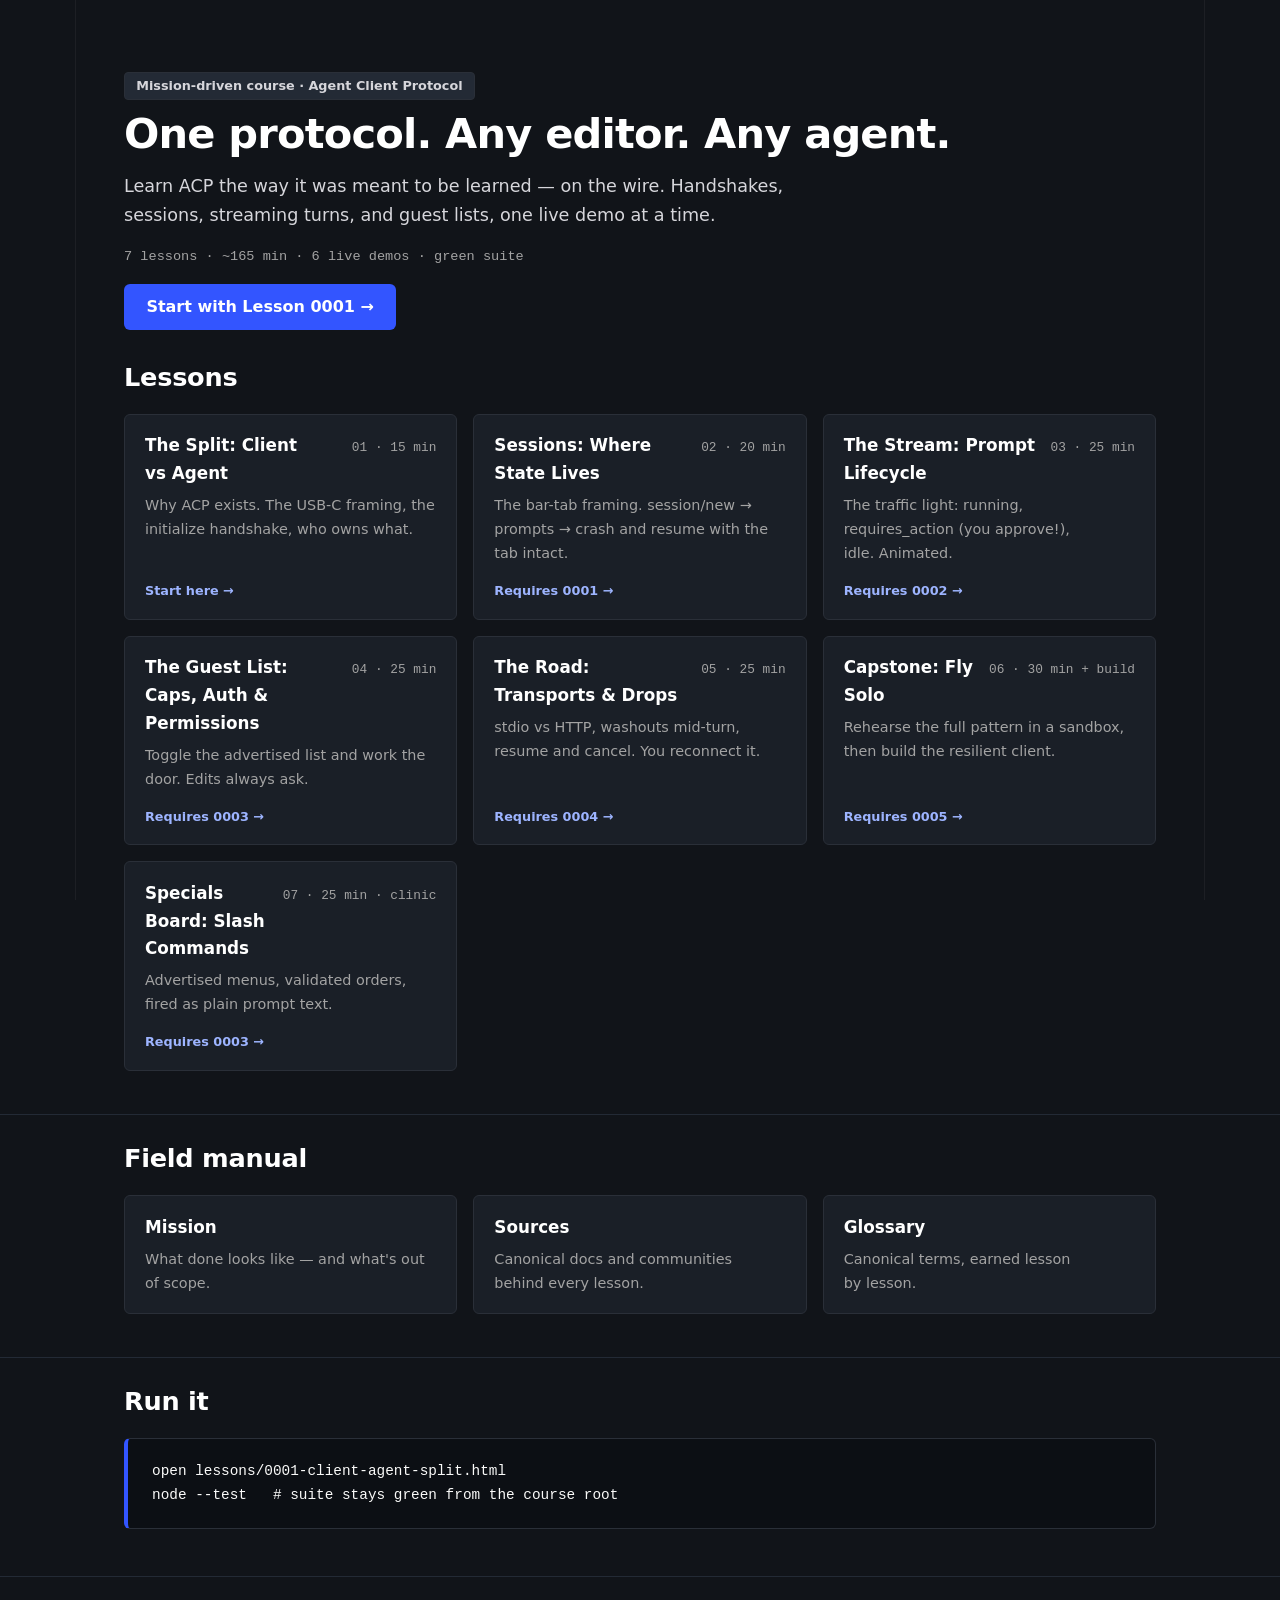
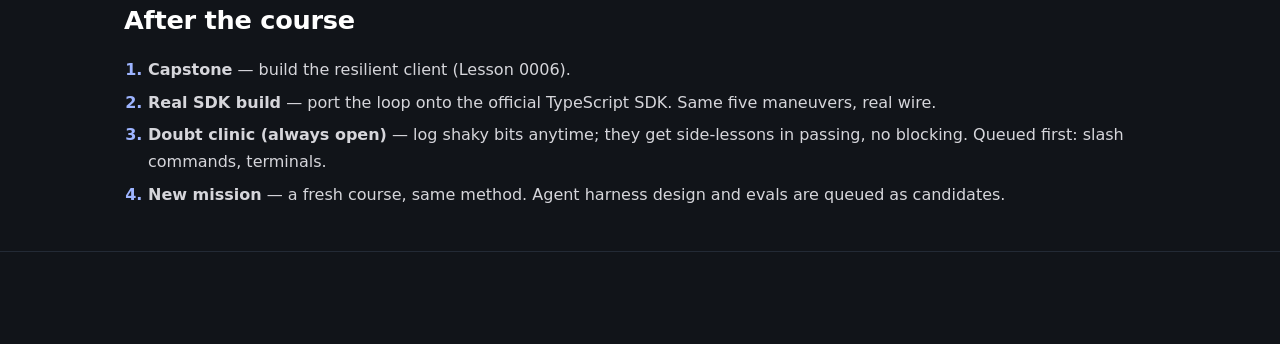
<file: index.html>
<!doctype html>
<html lang="en">
<head>
  <meta charset="utf-8">
  <meta name="viewport" content="width=device-width, initial-scale=1">
  <meta name="description" content="Learn the Agent Client Protocol hands-on: sessions, streaming turns, capabilities, transports. 6 interactive lessons with live demos.">
  <meta name="robots" content="index, follow">
  <meta name="theme-color" content="#111419">
  <link rel="canonical" href="https://iamaamir.github.io/learn-acp/">
  <meta property="og:type" content="website">
  <meta property="og:site_name" content="Learn ACP">
  <meta property="og:title" content="Learn ACP — Interactive Agent Client Protocol Course">
  <meta property="og:description" content="One protocol. Any editor. Any agent. 6 interactive lessons with live demos: handshake, sessions, streaming, capabilities, drops.">
  <meta property="og:url" content="https://iamaamir.github.io/learn-acp/">
  <meta name="twitter:card" content="summary">
  <meta name="twitter:title" content="Learn ACP — Interactive Agent Client Protocol Course">
  <meta name="twitter:description" content="One protocol. Any editor. Any agent. 6 interactive lessons with live demos.">
  <title>Learn ACP — Interactive Agent Client Protocol Course</title>
  <link rel="stylesheet" href="assets/lesson.css">
  <script defer src="assets/lesson-components.js"></script>
</head>
<body class="home">
  <main>
    <header class="hero">
      <p class="lesson-meta">Mission-driven course · Agent Client Protocol</p>
      <h1>One protocol. Any editor. Any agent.</h1>
      <p class="hero-sub">Learn ACP the way it was meant to be learned — on the wire. Handshakes, sessions, streaming turns, and guest lists, one live demo at a time.</p>
      <p class="hero-stats">7 lessons · ~165 min · 6 live demos · green suite</p>
      <p><a class="hero-cta" href="lessons/0001-client-agent-split.html">Start with Lesson 0001 →</a></p>
    </header>

    <section aria-labelledby="lessons">
      <h2 id="lessons">Lessons</h2>
      <ul class="course-grid">
        <li>
          <a class="course-card" href="lessons/0001-client-agent-split.html">
            <span class="card-top"><span class="card-title">The Split: Client vs Agent</span><span class="card-stat">01 · 15 min</span></span>
            <span class="card-desc">Why ACP exists. The USB-C framing, the initialize handshake, who owns what.</span>
            <span class="card-foot">Start here →</span>
          </a>
        </li>
        <li>
          <a class="course-card" href="lessons/0002-sessions-where-state-lives.html">
            <span class="card-top"><span class="card-title">Sessions: Where State Lives</span><span class="card-stat">02 · 20 min</span></span>
            <span class="card-desc">The bar-tab framing. session/new → prompts → crash and resume with the tab intact.</span>
            <span class="card-foot">Requires 0001 →</span>
          </a>
        </li>
        <li>
          <a class="course-card" href="lessons/0003-prompt-lifecycle-stream.html">
            <span class="card-top"><span class="card-title">The Stream: Prompt Lifecycle</span><span class="card-stat">03 · 25 min</span></span>
            <span class="card-desc">The traffic light: running, requires_action (you approve!), idle. Animated.</span>
            <span class="card-foot">Requires 0002 →</span>
          </a>
        </li>
        <li>
          <a class="course-card" href="lessons/0004-capabilities-auth.html">
            <span class="card-top"><span class="card-title">The Guest List: Caps, Auth &amp; Permissions</span><span class="card-stat">04 · 25 min</span></span>
            <span class="card-desc">Toggle the advertised list and work the door. Edits always ask.</span>
            <span class="card-foot">Requires 0003 →</span>
          </a>
        </li>
        <li>
          <a class="course-card" href="lessons/0005-transports.html">
            <span class="card-top"><span class="card-title">The Road: Transports &amp; Drops</span><span class="card-stat">05 · 25 min</span></span>
            <span class="card-desc">stdio vs HTTP, washouts mid-turn, resume and cancel. You reconnect it.</span>
            <span class="card-foot">Requires 0004 →</span>
          </a>
        </li>
        <li>
          <a class="course-card" href="lessons/0006-capstone.html">
            <span class="card-top"><span class="card-title">Capstone: Fly Solo</span><span class="card-stat">06 · 30 min + build</span></span>
            <span class="card-desc">Rehearse the full pattern in a sandbox, then build the resilient client.</span>
            <span class="card-foot">Requires 0005 →</span>
          </a>
        </li>
        <li>
          <a class="course-card" href="lessons/0007-slash-commands.html">
            <span class="card-top"><span class="card-title">Specials Board: Slash Commands</span><span class="card-stat">07 · 25 min · clinic</span></span>
            <span class="card-desc">Advertised menus, validated orders, fired as plain prompt text.</span>
            <span class="card-foot">Requires 0003 →</span>
          </a>
        </li>
      </ul>
    </section>

    <section aria-labelledby="manual">
      <h2 id="manual">Field manual</h2>
      <ul class="course-grid">
        <li>
          <a class="course-card" href="MISSION.md">
            <span class="card-top"><span class="card-title">Mission</span></span>
            <span class="card-desc">What done looks like — and what's out of scope.</span>
          </a>
        </li>
        <li>
          <a class="course-card" href="RESOURCES.md">
            <span class="card-top"><span class="card-title">Sources</span></span>
            <span class="card-desc">Canonical docs and communities behind every lesson.</span>
          </a>
        </li>
        <li>
          <a class="course-card" href="reference/glossary.html">
            <span class="card-top"><span class="card-title">Glossary</span></span>
            <span class="card-desc">Canonical terms, earned lesson by lesson.</span>
          </a>
        </li>
      </ul>
    </section>

    <section aria-labelledby="run">
      <h2 id="run">Run it</h2>
      <pre><code>open lessons/0001-client-agent-split.html
node --test   # suite stays green from the course root</code></pre>
    </section>

    <section aria-labelledby="after">
      <h2 id="after">After the course</h2>
      <ol>
        <li><strong>Capstone</strong> — build the resilient client (Lesson 0006).</li>
        <li><strong>Real SDK build</strong> — port the loop onto the official TypeScript SDK. Same five maneuvers, real wire.</li>
        <li><strong>Doubt clinic (always open)</strong> — log shaky bits anytime; they get side-lessons in passing, no blocking. Queued first: slash commands, terminals.</li>
        <li><strong>New mission</strong> — a fresh course, same method. Agent harness design and evals are queued as candidates.</li>
      </ol>
    </section>
  </main>
  <script data-goatcounter="https://learn-acp.goatcounter.com/count"
          async src="//gc.zgo.at/count.js"></script>
</body>
</html>
</file>
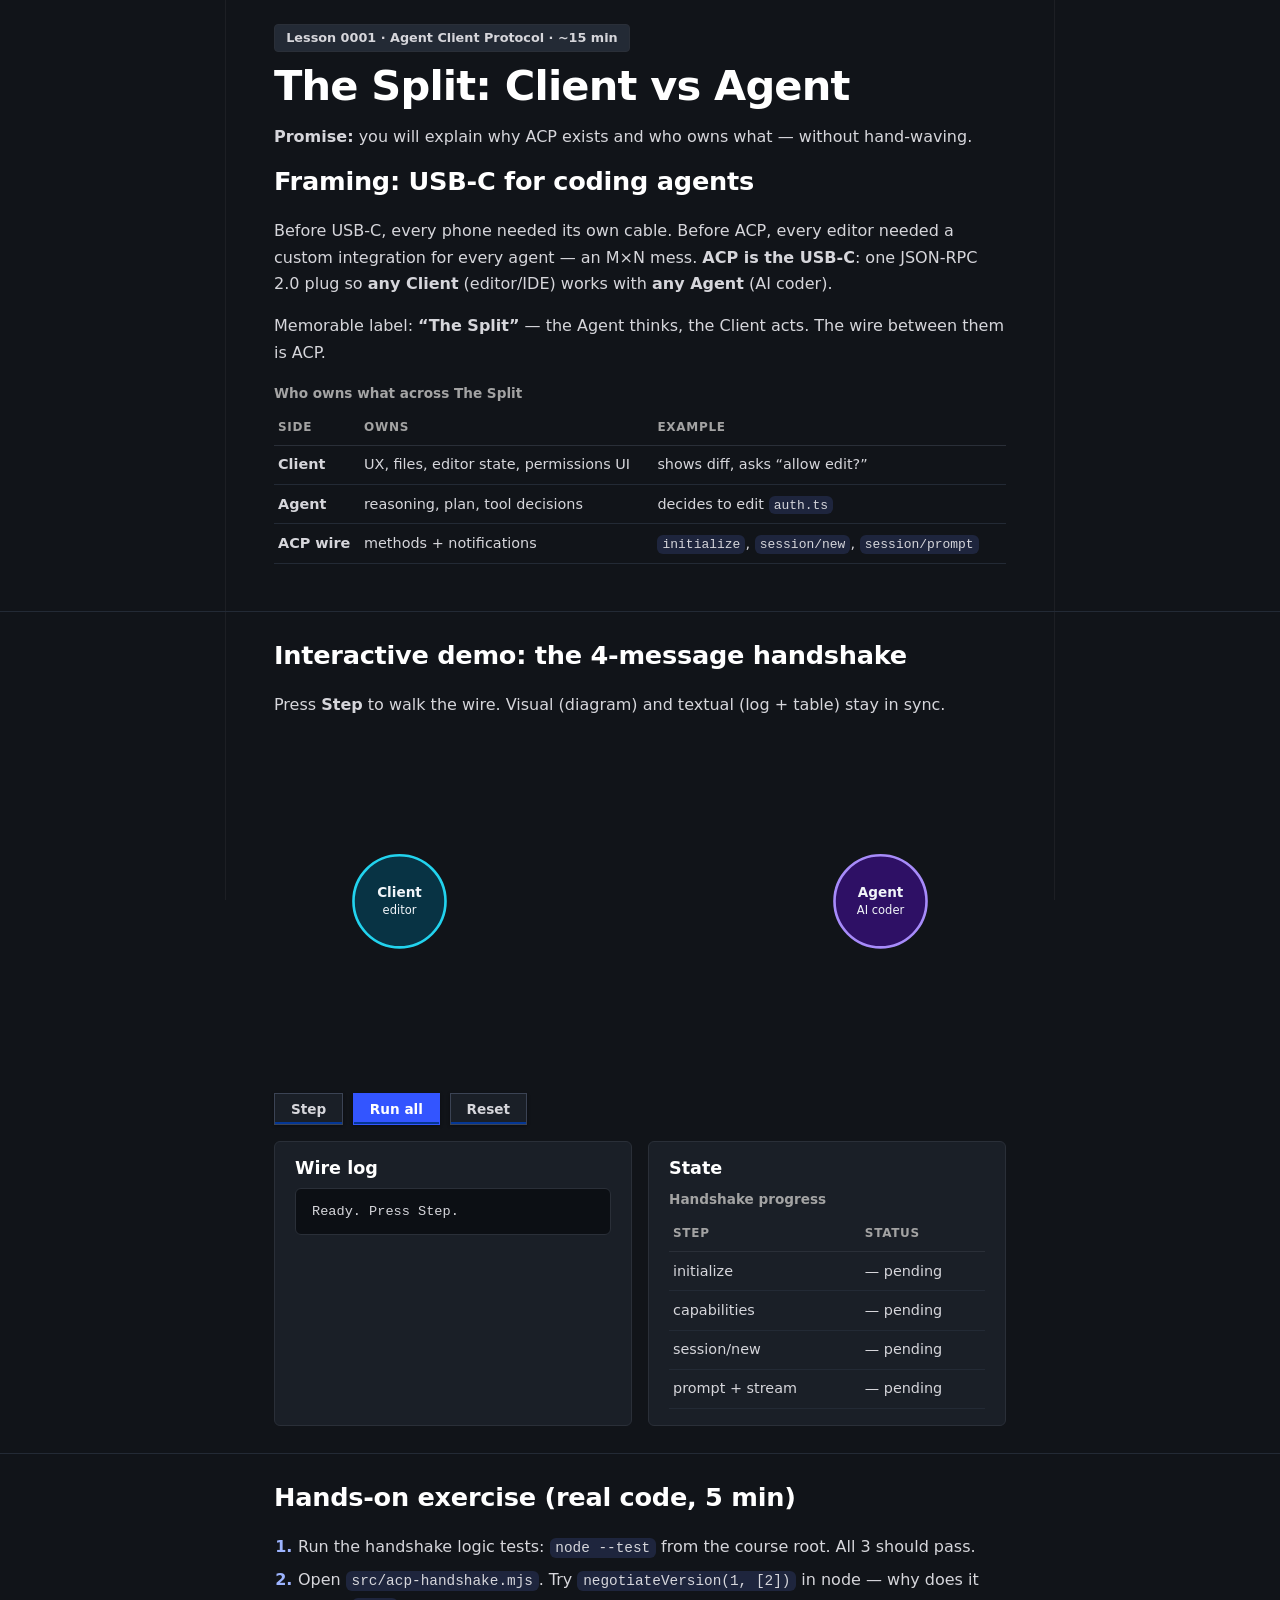
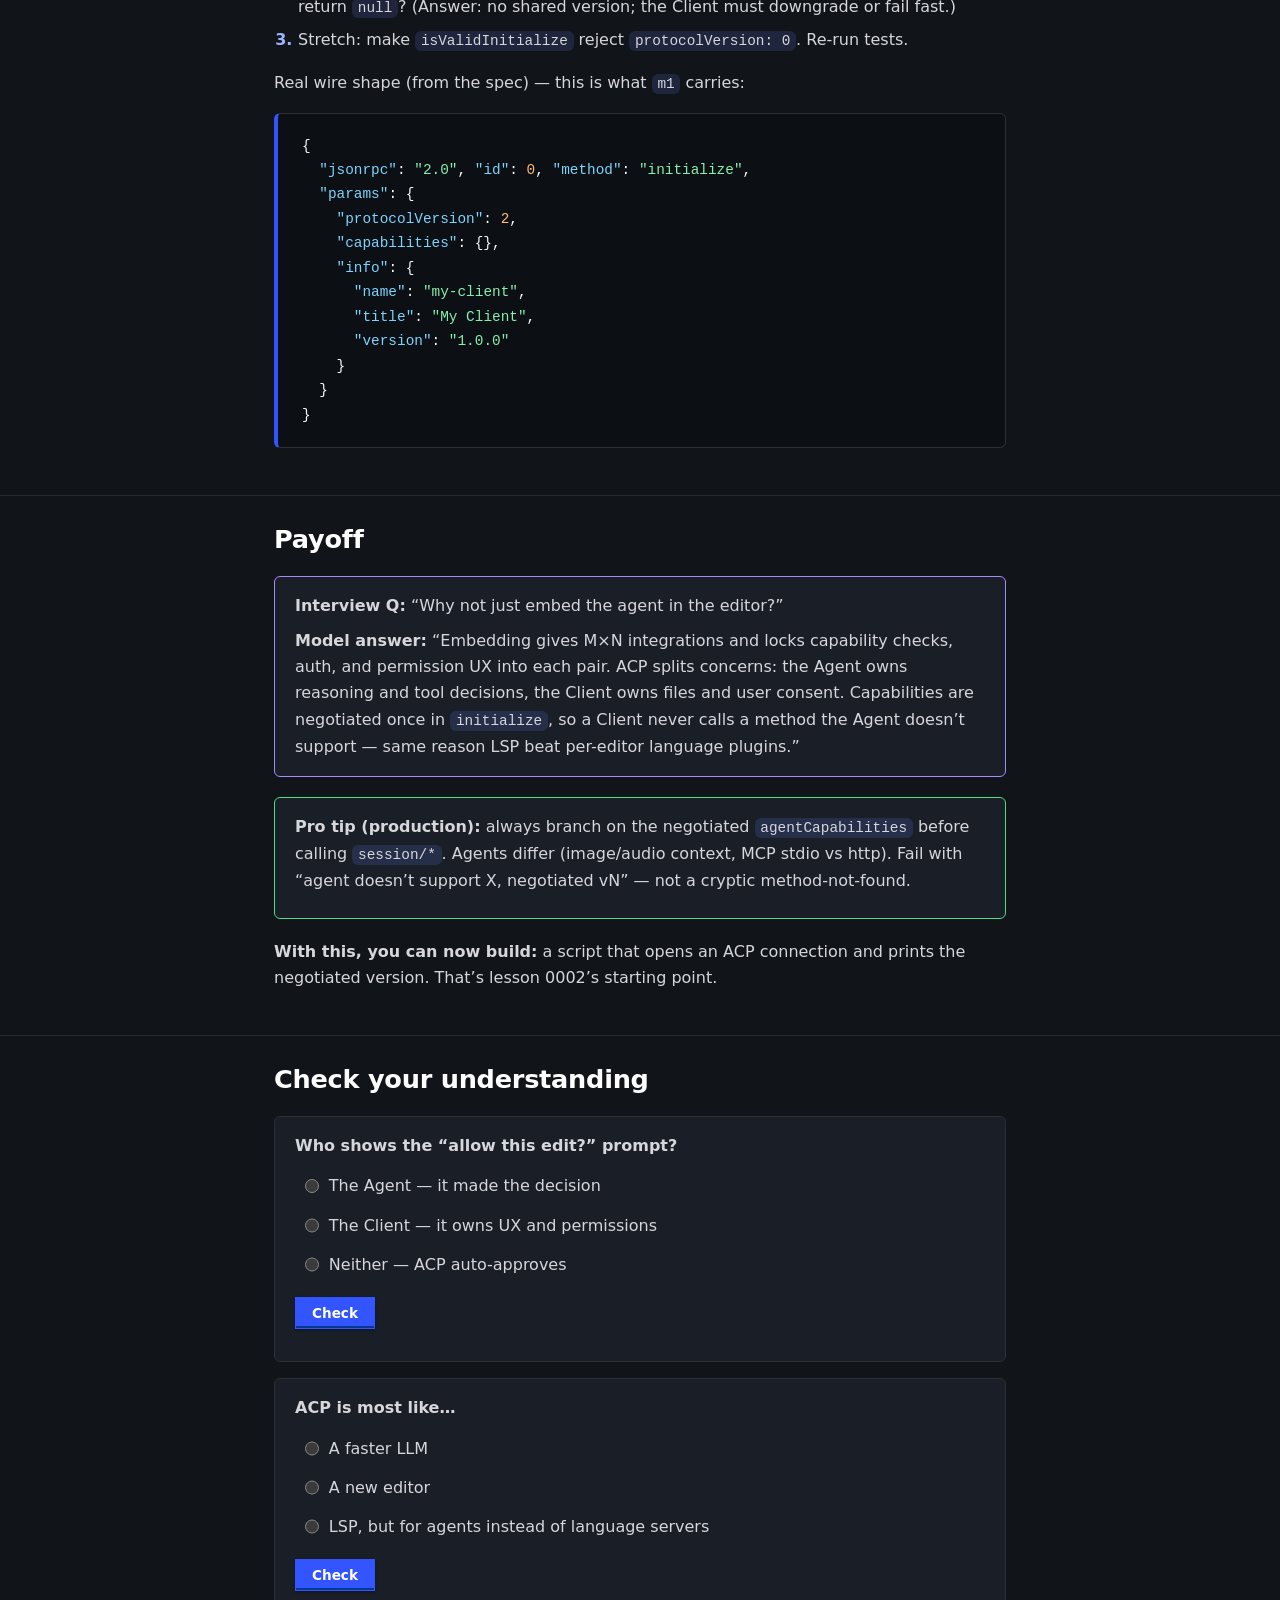
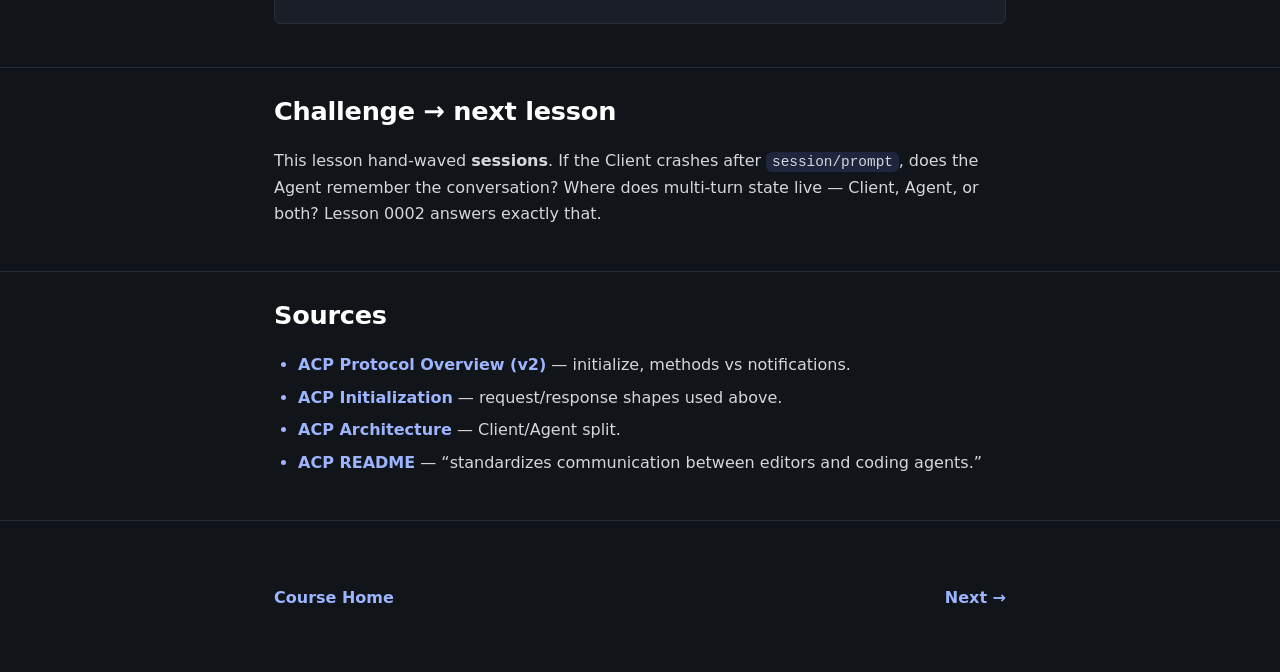
<file: lessons/0001-client-agent-split.html>
<!doctype html>
<html lang="en">
<head>
  <meta charset="utf-8">
  <meta name="viewport" content="width=device-width, initial-scale=1">
  <link rel="canonical" href="https://iamaamir.github.io/learn-acp/lessons/0001-client-agent-split.html">
  <meta name="description" content="ACP Lesson 1: why the Agent Client Protocol exists — the Client vs Agent split, the initialize handshake, and who owns what. Live demo included.">
  <title>The Split: Client vs Agent | ACP Lesson 1 — Learn ACP</title>
  <link rel="stylesheet" href="../assets/lesson.css">
  <script defer src="../assets/lesson-components.js"></script>
</head>
<body>
  <main>
    <lesson-header>
      <div>
        <p class="lesson-meta">Lesson 0001 · Agent Client Protocol · ~15 min</p>
        <h1>The Split: Client vs Agent</h1>
        <p><strong>Promise:</strong> you will explain why ACP exists and who owns what — without hand-waving.</p>
      </div>
    </lesson-header>

    <section aria-labelledby="framing">
      <h2 id="framing">Framing: USB-C for coding agents</h2>
      <p>Before USB-C, every phone needed its own cable. Before ACP, every editor needed a custom integration for every agent — an M×N mess. <strong>ACP is the USB-C</strong>: one JSON-RPC 2.0 plug so <strong>any Client</strong> (editor/IDE) works with <strong>any Agent</strong> (AI coder).</p>
      <p>Memorable label: <strong>“The Split”</strong> — the Agent thinks, the Client acts. The wire between them is ACP.</p>
      <table>
        <caption>Who owns what across The Split</caption>
        <thead><tr><th scope="col">Side</th><th scope="col">Owns</th><th scope="col">Example</th></tr></thead>
        <tbody>
          <tr><th scope="row">Client</th><td>UX, files, editor state, permissions UI</td><td>shows diff, asks “allow edit?”</td></tr>
          <tr><th scope="row">Agent</th><td>reasoning, plan, tool decisions</td><td>decides to edit <code>auth.ts</code></td></tr>
          <tr><th scope="row">ACP wire</th><td>methods + notifications</td><td><code>initialize</code>, <code>session/new</code>, <code>session/prompt</code></td></tr>
        </tbody>
      </table>
    </section>

    <section aria-labelledby="demo">
      <h2 id="demo">Interactive demo: the 4-message handshake</h2>
      <p>Press <strong>Step</strong> to walk the wire. Visual (diagram) and textual (log + table) stay in sync.</p>

      <figure role="img" aria-label="Client on left, Agent on right. Four arrows: initialize, initialize result with capabilities, session new, session prompt with streaming updates.">
        <svg id="acp-svg" viewBox="0 0 700 320" aria-hidden="true">
          <defs>
            <marker id="arrowhead" markerWidth="8" markerHeight="8" refX="7" refY="4" orient="auto">
              <path d="M0,0 L8,4 L0,8 z" fill="#334155"></path>
            </marker>
          </defs>
          <circle cx="120" cy="160" r="44" class="node-client" />
          <text x="120" y="156" text-anchor="middle" class="node-label">Client</text>
          <text x="120" y="172" text-anchor="middle" class="node-label" style="font-weight:400;font-size:11px">editor</text>
          <circle cx="580" cy="160" r="44" class="node-agent" />
          <text x="580" y="156" text-anchor="middle" class="node-label">Agent</text>
          <text x="580" y="172" text-anchor="middle" class="node-label" style="font-weight:400;font-size:11px">AI coder</text>

          <path id="m1" d="M170 70 L530 70" class="arrow" opacity="0" stroke="#0e7490" marker-end="url(#arrowhead)" />
          <text x="350" y="62" text-anchor="middle" class="arrow-label" id="l1" opacity="0">initialize { version, capabilities }</text>

          <path id="m2" d="M530 120 L170 120" class="arrow" opacity="0" stroke="#4f46e5" marker-end="url(#arrowhead)" />
          <text x="350" y="112" text-anchor="middle" class="arrow-label" id="l2" opacity="0">result { version, agentCapabilities }</text>

          <path id="m3" d="M170 195 L530 195" class="arrow" opacity="0" stroke="#0e7490" marker-end="url(#arrowhead)" />
          <text x="350" y="187" text-anchor="middle" class="arrow-label" id="l3" opacity="0">session/new</text>

          <path id="m4" d="M170 250 L530 250" class="arrow" opacity="0" stroke="#0e7490" marker-end="url(#arrowhead)" />
          <text x="350" y="242" text-anchor="middle" class="arrow-label" id="l4" opacity="0">session/prompt “fix login”</text>

          <path id="m5" d="M530 285 L170 285" class="arrow" opacity="0" stroke="#4f46e5" stroke-dasharray="6 4" marker-end="url(#arrowhead)" />
          <text x="350" y="277" text-anchor="middle" class="arrow-label" id="l5" opacity="0">↩ session/update (streaming)</text>
        </svg>
        <figcaption class="sr-only">Sequence: Client sends initialize; Agent replies with version and capabilities; Client opens a session; Client prompts; Agent streams updates back.</figcaption>
      </figure>

      <div class="btn-row">
        <button id="btn-step" type="button">Step</button>
        <button id="btn-run" type="button">Run all</button>
        <button id="btn-reset" type="button">Reset</button>
      </div>

      <div class="demo-panels" style="margin-top:1rem">
        <section class="demo-panel" aria-label="Wire log">
          <h3>Wire log</h3>
          <div class="event-log" id="wire-log" aria-live="polite">Ready. Press Step.</div>
        </section>
        <section class="demo-panel" aria-label="State">
          <h3>State</h3>
          <table>
            <caption>Handshake progress</caption>
            <thead><tr><th scope="col">Step</th><th scope="col">Status</th></tr></thead>
            <tbody id="state-body">
              <tr><td>initialize</td><td data-s="0">— pending</td></tr>
              <tr><td>capabilities</td><td data-s="1">— pending</td></tr>
              <tr><td>session/new</td><td data-s="2">— pending</td></tr>
              <tr><td>prompt + stream</td><td data-s="3">— pending</td></tr>
            </tbody>
          </table>
        </section>
      </div>
    </section>

    <section aria-labelledby="exercise">
      <h2 id="exercise">Hands-on exercise (real code, 5 min)</h2>
      <ol>
        <li>Run the handshake logic tests: <code>node --test</code> from the course root. All 3 should pass.</li>
        <li>Open <code>src/acp-handshake.mjs</code>. Try <code>negotiateVersion(1, [2])</code> in node — why does it return <code>null</code>? (Answer: no shared version; the Client must downgrade or fail fast.)</li>
        <li>Stretch: make <code>isValidInitialize</code> reject <code>protocolVersion: 0</code>. Re-run tests.</li>
      </ol>
      <p>Real wire shape (from the spec) — this is what <code>m1</code> carries:</p>
      <pre><code>{
  <span class="tok-key">"jsonrpc"</span>: <span class="tok-str">"2.0"</span>, <span class="tok-key">"id"</span>: <span class="tok-num">0</span>, <span class="tok-key">"method"</span>: <span class="tok-str">"initialize"</span>,
  <span class="tok-key">"params"</span>: {
    <span class="tok-key">"protocolVersion"</span>: <span class="tok-num">2</span>,
    <span class="tok-key">"capabilities"</span>: {},
    <span class="tok-key">"info"</span>: {
      <span class="tok-key">"name"</span>: <span class="tok-str">"my-client"</span>,
      <span class="tok-key">"title"</span>: <span class="tok-str">"My Client"</span>,
      <span class="tok-key">"version"</span>: <span class="tok-str">"1.0.0"</span>
    }
  }
}</code></pre>
    </section>

    <section aria-labelledby="payoff">
      <h2 id="payoff">Payoff</h2>
      <div class="callout interview">
        <p><strong>Interview Q:</strong> “Why not just embed the agent in the editor?”</p>
        <p><strong>Model answer:</strong> “Embedding gives M×N integrations and locks capability checks, auth, and permission UX into each pair. ACP splits concerns: the Agent owns reasoning and tool decisions, the Client owns files and user consent. Capabilities are negotiated once in <code>initialize</code>, so a Client never calls a method the Agent doesn’t support — same reason LSP beat per-editor language plugins.”</p>
      </div>
      <div class="callout tip">
        <p><strong>Pro tip (production):</strong> always branch on the negotiated <code>agentCapabilities</code> before calling <code>session/*</code>. Agents differ (image/audio context, MCP stdio vs http). Fail with “agent doesn’t support X, negotiated vN” — not a cryptic method-not-found.</p>
      </div>
      <p><strong>With this, you can now build:</strong> a script that opens an ACP connection and prints the negotiated version. That’s lesson 0002’s starting point.</p>
    </section>

    <section aria-labelledby="check">
      <h2 id="check">Check your understanding</h2>
      <knowledge-check correct="b"
        correct-feedback="Correct — Client owns UX/files/consent; Agent owns reasoning/tool choices."
        incorrect-feedback="Not quite — remember The Split: Agent thinks, Client acts.">
        <form>
          <fieldset>
            <legend>Who shows the “allow this edit?” prompt?</legend>
            <label><input type="radio" name="q1" value="a"> The Agent — it made the decision</label>
            <label><input type="radio" name="q1" value="b"> The Client — it owns UX and permissions</label>
            <label><input type="radio" name="q1" value="c"> Neither — ACP auto-approves</label>
          </fieldset>
        </form>
      </knowledge-check>
      <knowledge-check correct="c"
        correct-feedback="Correct — like LSP, one protocol breaks the M×N integration matrix."
        incorrect-feedback="Not quite — the point is editor↔agent interop, not speed or models.">
        <form>
          <fieldset>
            <legend>ACP is most like…</legend>
            <label><input type="radio" name="q2" value="a"> A faster LLM</label>
            <label><input type="radio" name="q2" value="b"> A new editor</label>
            <label><input type="radio" name="q2" value="c"> LSP, but for agents instead of language servers</label>
          </fieldset>
        </form>
      </knowledge-check>
    </section>

    <section aria-labelledby="next">
      <h2 id="next">Challenge → next lesson</h2>
      <p>This lesson hand-waved <strong>sessions</strong>. If the Client crashes after <code>session/prompt</code>, does the Agent remember the conversation? Where does multi-turn state live — Client, Agent, or both? Lesson 0002 answers exactly that.</p>
    </section>

    <section aria-labelledby="sources">
      <h2 id="sources">Sources</h2>
      <ul>
        <li><a href="https://agentclientprotocol.com/protocol/v2/overview">ACP Protocol Overview (v2)</a> — initialize, methods vs notifications.</li>
        <li><a href="https://agentclientprotocol.com/protocol/v2/initialization">ACP Initialization</a> — request/response shapes used above.</li>
        <li><a href="https://agentclientprotocol.com/get-started/architecture">ACP Architecture</a> — Client/Agent split.</li>
        <li><a href="https://github.com/agentclientprotocol/agent-client-protocol/blob/main/README.md">ACP README</a> — “standardizes communication between editors and coding agents.”</li>
      </ul>
    </section>

    <lesson-nav home="../index.html" next="0002-sessions-where-state-lives.html"></lesson-nav>
  </main>

  <script defer>
    const steps = [
      { arrow: 'm1', label: 'l1', state: 0, log: 'C→A  initialize { protocolVersion: 2 } — “what versions do you speak?”' },
      { arrow: 'm2', label: 'l2', state: 1, log: 'A→C  result { version: 2, capabilities } — “here is what I can do.”' },
      { arrow: 'm3', label: 'l3', state: 2, log: 'C→A  session/new — “open a workspace for this task.”' },
      { arrow: 'm4', label: 'l4', state: 3, log: 'C→A  session/prompt “fix login”' },
      { arrow: 'm5', label: 'l5', state: 3, log: 'A→C  session/update × N (streaming) — thoughts, diffs, tool calls.' },
    ];
    let idx = 0;
    const logEl = document.getElementById('wire-log');
    const reduced = window.matchMedia('(prefers-reduced-motion: reduce)').matches;
    const delay = (ms) => new Promise((r) => setTimeout(r, reduced ? 0 : ms));

    function render(i) {
      const cells = document.querySelectorAll('#state-body td[data-s]');
      cells.forEach((c) => {
        const s = Number(c.getAttribute('data-s'));
        c.textContent = s < i ? '✓ done' : (s === i && i < 4 ? '● active' : '— pending');
      });
    }

    function showStep(i) {
      const s = steps[i];
      document.getElementById(s.arrow).setAttribute('opacity', '1');
      document.getElementById(s.label).setAttribute('opacity', '1');
      const line = document.createElement('div');
      line.textContent = (i + 1) + '. ' + s.log;
      if (i === 0 && logEl.textContent === 'Ready. Press Step.') logEl.textContent = '';
      logEl.appendChild(line);
      logEl.scrollTop = logEl.scrollHeight;
      render(s.state + (i === 4 ? 1 : 0));
    }

    function reset() {
      wake();
      idx = 0;
      steps.forEach((s) => {
        document.getElementById(s.arrow).setAttribute('opacity', '0');
        document.getElementById(s.label).setAttribute('opacity', '0');
      });
      logEl.textContent = 'Ready. Press Step.';
      render(-1);
    }

    function finish() {
      const line = document.createElement('div');
      line.textContent = 'Done — handshake complete. Hit Reset to replay.';
      logEl.appendChild(line);
      logEl.scrollTop = logEl.scrollHeight;
      document.getElementById('btn-step').disabled = true;
      document.getElementById('btn-run').disabled = true;
      document.getElementById('btn-reset').classList.add('is-done');
    }

    function wake() {
      document.getElementById('btn-step').disabled = false;
      document.getElementById('btn-run').disabled = false;
      document.getElementById('btn-reset').classList.remove('is-done');
    }

    document.getElementById('btn-step').addEventListener('click', () => {
      if (idx >= steps.length) return;
      showStep(idx); idx++;
      if (idx >= steps.length) finish();
    });
    document.getElementById('btn-run').addEventListener('click', async () => {
      reset();
      for (let i = 0; i < steps.length; i++) { showStep(i); await delay(700); }
      idx = steps.length;
      finish();
    });
    document.getElementById('btn-reset').addEventListener('click', reset);
    render(-1);
  </script>
</body>
</html>
</file>
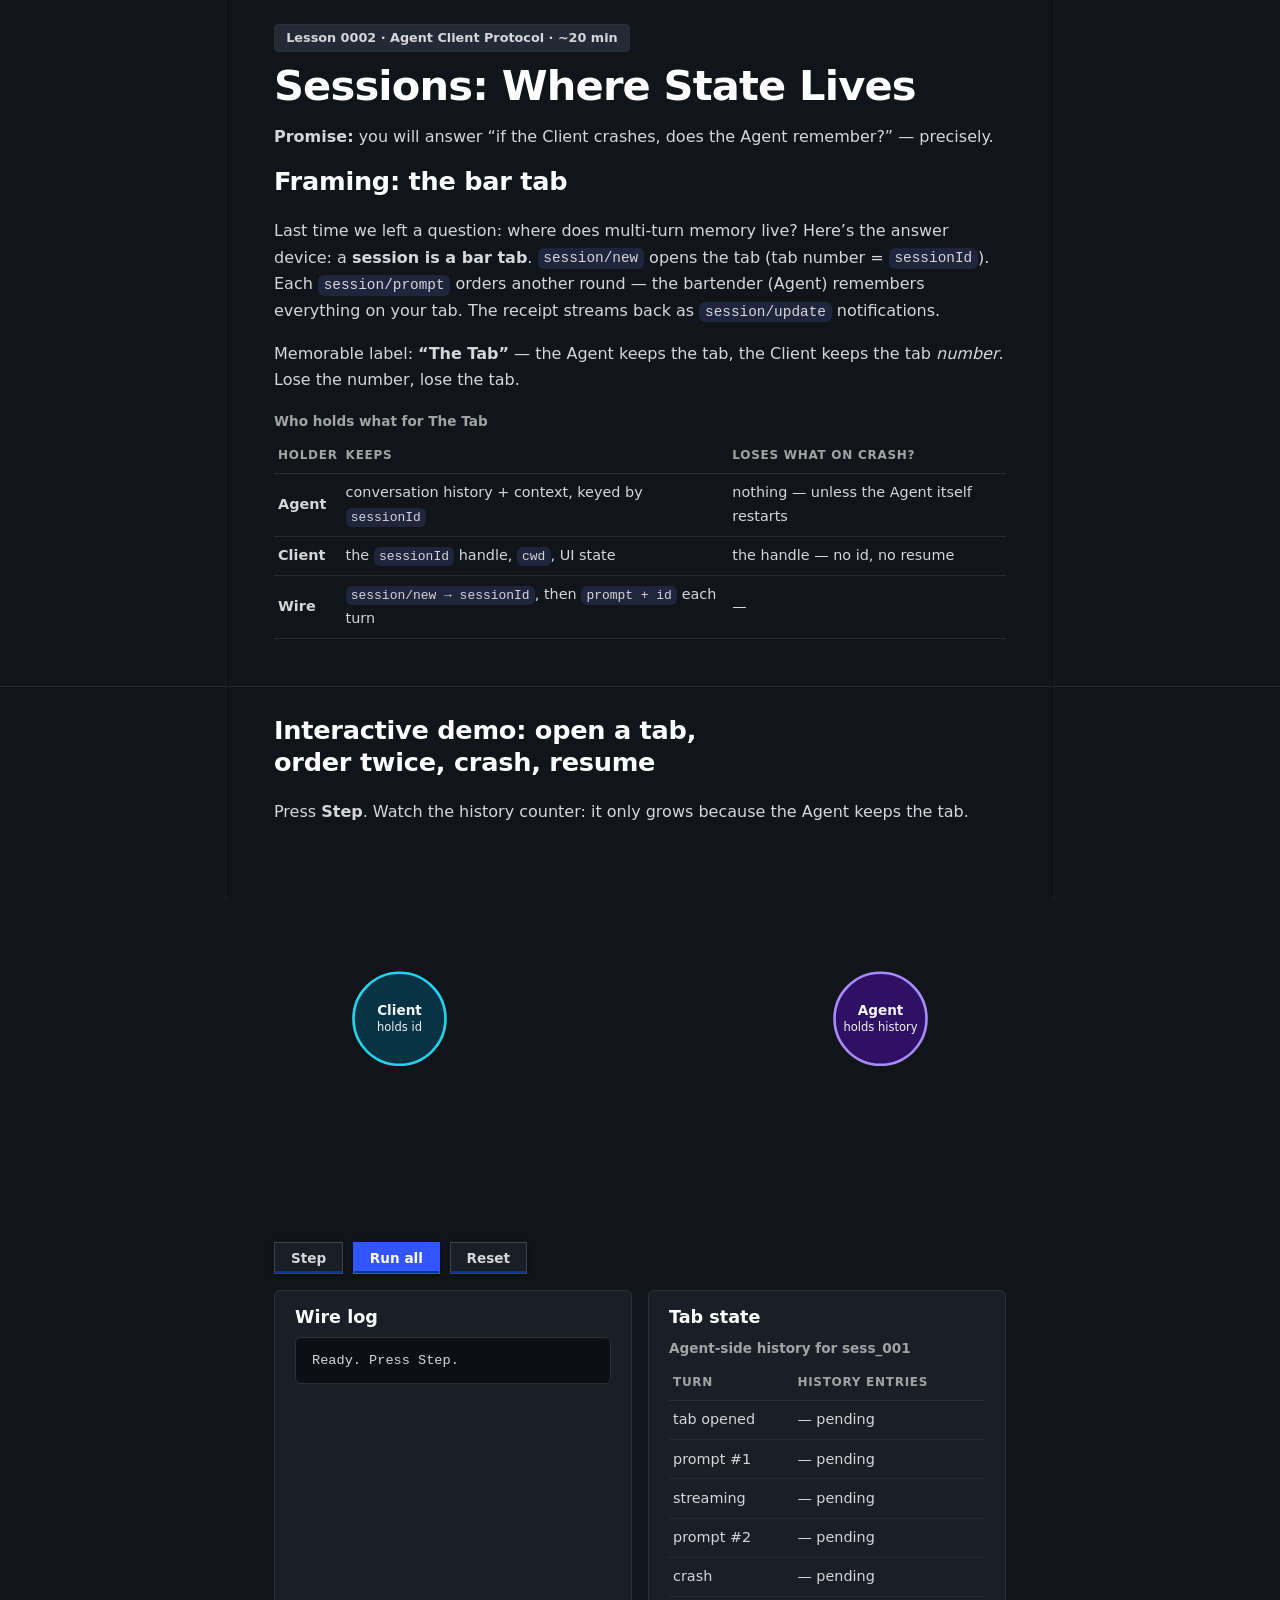
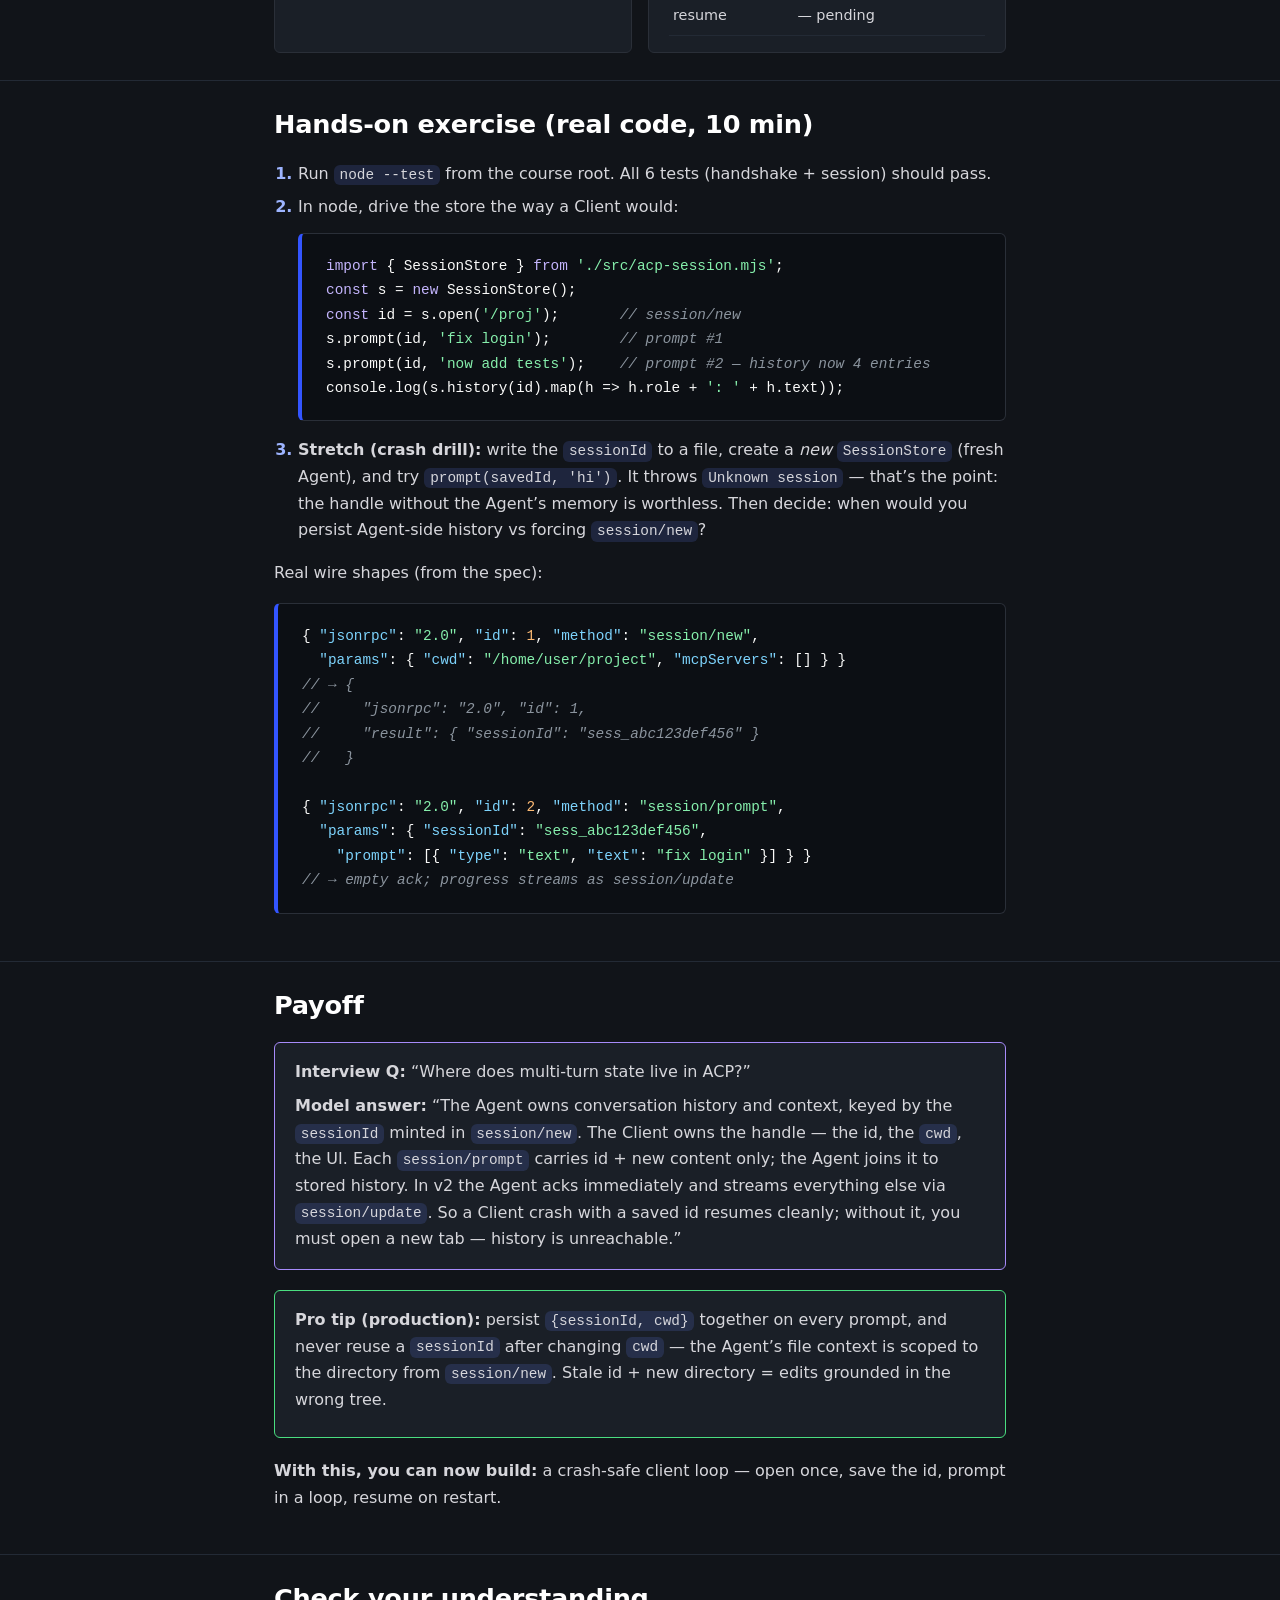
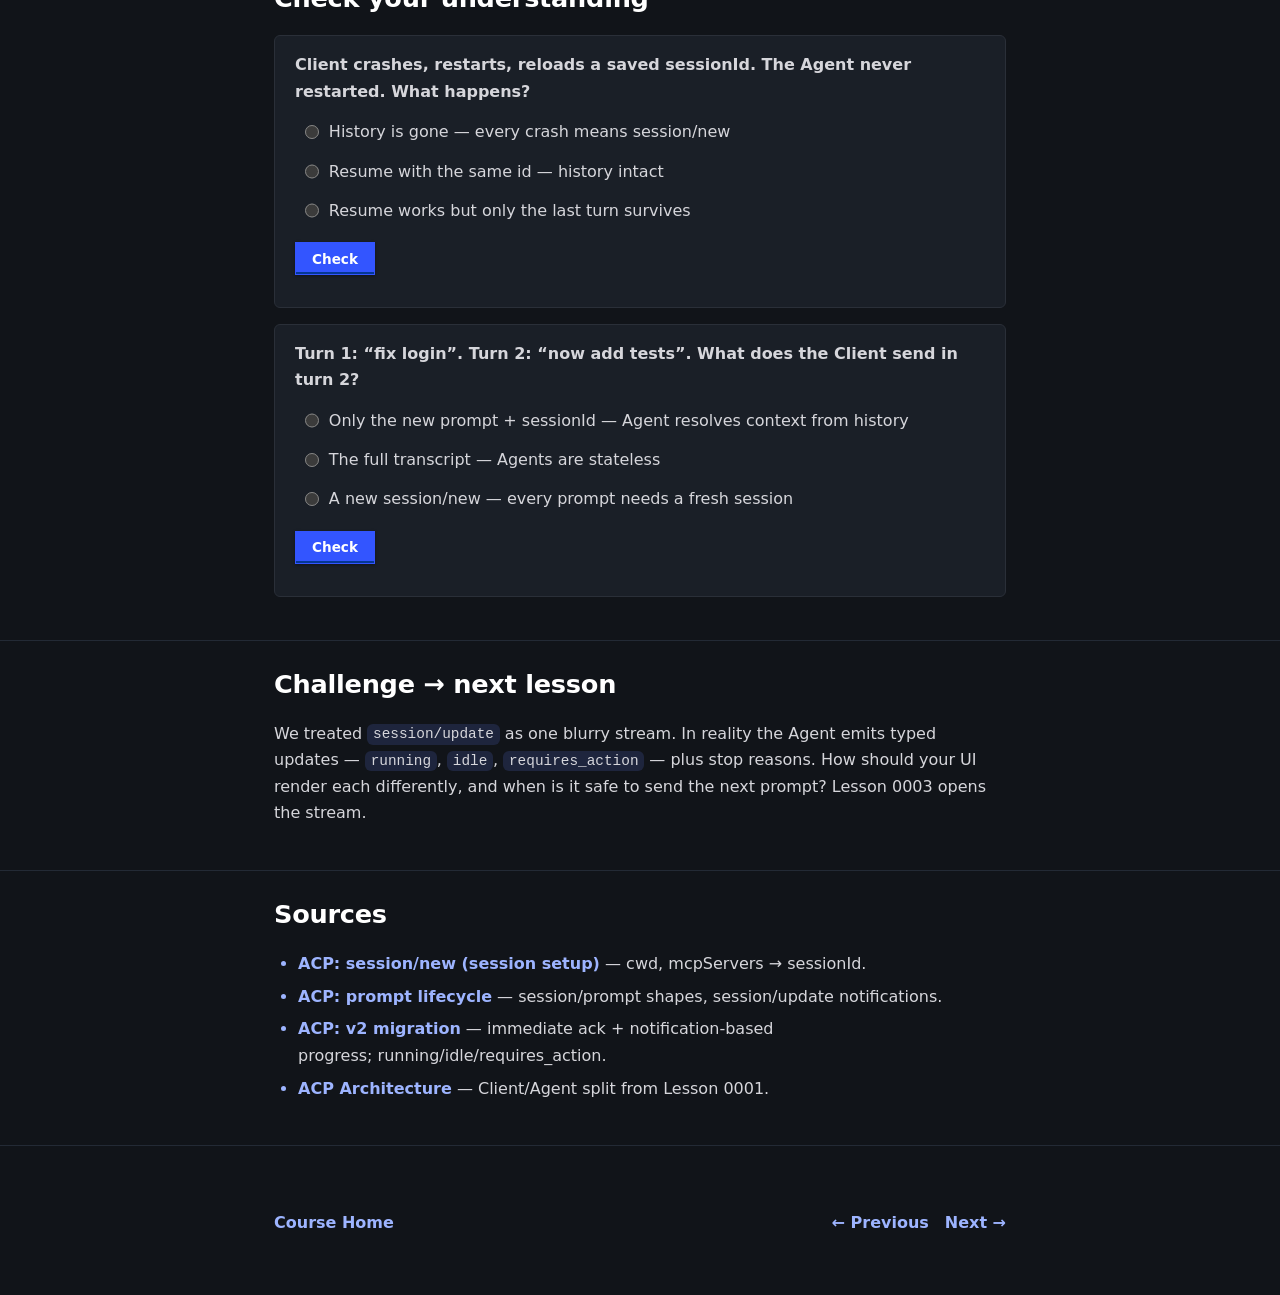
<file: lessons/0002-sessions-where-state-lives.html>
<!doctype html>
<html lang="en">
<head>
  <meta charset="utf-8">
  <meta name="viewport" content="width=device-width, initial-scale=1">
  <link rel="canonical" href="https://iamaamir.github.io/learn-acp/lessons/0002-sessions-where-state-lives.html">
  <meta name="description" content="ACP Lesson 2: where multi-turn session state lives — session/new, prompts with history, and crash recovery. Interactive bar-tab demo.">
  <title>Sessions: Where State Lives | ACP Lesson 2 — Learn ACP</title>
  <link rel="stylesheet" href="../assets/lesson.css">
  <script defer src="../assets/lesson-components.js"></script>
</head>
<body>
  <main>
    <lesson-header>
      <div>
        <p class="lesson-meta">Lesson 0002 · Agent Client Protocol · ~20 min</p>
        <h1>Sessions: Where State Lives</h1>
        <p><strong>Promise:</strong> you will answer “if the Client crashes, does the Agent remember?” — precisely.</p>
      </div>
    </lesson-header>

    <section aria-labelledby="framing">
      <h2 id="framing">Framing: the bar tab</h2>
      <p>Last time we left a question: where does multi-turn memory live? Here’s the answer device: a <strong>session is a bar tab</strong>. <code>session/new</code> opens the tab (tab number = <code>sessionId</code>). Each <code>session/prompt</code> orders another round — the bartender (Agent) remembers everything on your tab. The receipt streams back as <code>session/update</code> notifications.</p>
      <p>Memorable label: <strong>“The Tab”</strong> — the Agent keeps the tab, the Client keeps the tab <em>number</em>. Lose the number, lose the tab.</p>
      <table>
        <caption>Who holds what for The Tab</caption>
        <thead><tr><th scope="col">Holder</th><th scope="col">Keeps</th><th scope="col">Loses what on crash?</th></tr></thead>
        <tbody>
          <tr><th scope="row">Agent</th><td>conversation history + context, keyed by <code>sessionId</code></td><td>nothing — unless the Agent itself restarts</td></tr>
          <tr><th scope="row">Client</th><td>the <code>sessionId</code> handle, <code>cwd</code>, UI state</td><td>the handle — no id, no resume</td></tr>
          <tr><th scope="row">Wire</th><td><code>session/new → sessionId</code>, then <code>prompt + id</code> each turn</td><td>—</td></tr>
        </tbody>
      </table>
    </section>

    <section aria-labelledby="demo">
      <h2 id="demo">Interactive demo: open a tab, order twice, crash, resume</h2>
      <p>Press <strong>Step</strong>. Watch the history counter: it only grows because the Agent keeps the tab.</p>

      <figure role="img" aria-label="Client left, Agent right. Arrows: session new returns session id, prompt one acked, streaming updates, prompt two with history, client crash, resume with saved id.">
        <svg id="sess-svg" viewBox="0 0 700 360" aria-hidden="true">
          <defs>
            <marker id="arrowhead2" markerWidth="8" markerHeight="8" refX="7" refY="4" orient="auto">
              <path d="M0,0 L8,4 L0,8 z" fill="#334155"></path>
            </marker>
          </defs>
          <g id="client-g">
            <circle cx="120" cy="170" r="44" class="node-client" />
            <text x="120" y="166" text-anchor="middle" class="node-label">Client</text>
            <text x="120" y="182" text-anchor="middle" class="node-label" style="font-weight:400;font-size:11px">holds id</text>
          </g>
          <circle cx="580" cy="170" r="44" class="node-agent" />
          <text x="580" y="166" text-anchor="middle" class="node-label">Agent</text>
          <text x="580" y="182" text-anchor="middle" class="node-label" style="font-weight:400;font-size:11px">holds history</text>

          <path id="s1" d="M170 50 L530 50" class="arrow" opacity="0" stroke="#0e7490" marker-end="url(#arrowhead2)" />
          <text x="350" y="42" text-anchor="middle" class="arrow-label" id="t1" opacity="0">session/new { cwd } → { sessionId: sess_001 }</text>

          <path id="s2" d="M170 105 L530 105" class="arrow" opacity="0" stroke="#0e7490" marker-end="url(#arrowhead2)" />
          <text x="350" y="97" text-anchor="middle" class="arrow-label" id="t2" opacity="0">session/prompt #1 “fix login” → ack (empty)</text>

          <path id="s3" d="M530 155 L170 155" class="arrow" opacity="0" stroke="#4f46e5" stroke-dasharray="6 4" marker-end="url(#arrowhead2)" />
          <text x="350" y="147" text-anchor="middle" class="arrow-label" id="t3" opacity="0">↩ session/update × N (running…)</text>

          <path id="s4" d="M170 215 L530 215" class="arrow" opacity="0" stroke="#0e7490" marker-end="url(#arrowhead2)" />
          <text x="350" y="207" text-anchor="middle" class="arrow-label" id="t4" opacity="0">session/prompt #2 “now add tests” (+ history)</text>

          <path id="s5" d="M170 270 L530 270" class="arrow" opacity="0" stroke="#b91c1c" stroke-dasharray="2 4" marker-end="url(#arrowhead2)" />
          <text x="350" y="262" text-anchor="middle" class="arrow-label" id="t5" opacity="0">✕ Client crashes — handle lost?</text>

          <path id="s6" d="M170 320 L530 320" class="arrow" opacity="0" stroke="#15803d" marker-end="url(#arrowhead2)" />
          <text x="350" y="312" text-anchor="middle" class="arrow-label" id="t6" opacity="0">resume with saved sess_001 → history intact</text>
        </svg>
        <figcaption class="sr-only">Sequence: open session, prompt, streaming updates, second prompt with history, crash, resume with saved id.</figcaption>
      </figure>

      <div class="btn-row">
        <button id="btn-step" type="button">Step</button>
        <button id="btn-run" type="button">Run all</button>
        <button id="btn-reset" type="button">Reset</button>
      </div>

      <div class="demo-panels" style="margin-top:1rem">
        <section class="demo-panel" aria-label="Wire log">
          <h3>Wire log</h3>
          <div class="event-log" id="wire-log" aria-live="polite">Ready. Press Step.</div>
        </section>
        <section class="demo-panel" aria-label="Tab state">
          <h3>Tab state</h3>
          <table>
            <caption>Agent-side history for sess_001</caption>
            <thead><tr><th scope="col">Turn</th><th scope="col">History entries</th></tr></thead>
            <tbody id="state-body">
              <tr><td>tab opened</td><td data-s="0">— pending</td></tr>
              <tr><td>prompt #1</td><td data-s="1">— pending</td></tr>
              <tr><td>streaming</td><td data-s="2">— pending</td></tr>
              <tr><td>prompt #2</td><td data-s="3">— pending</td></tr>
              <tr><td>crash</td><td data-s="4">— pending</td></tr>
              <tr><td>resume</td><td data-s="5">— pending</td></tr>
            </tbody>
          </table>
        </section>
      </div>
    </section>

    <section aria-labelledby="exercise">
      <h2 id="exercise">Hands-on exercise (real code, 10 min)</h2>
      <ol>
        <li>Run <code>node --test</code> from the course root. All 6 tests (handshake + session) should pass.</li>
        <li>In node, drive the store the way a Client would:
          <pre><code><span class="tok-kw">import</span> { SessionStore } <span class="tok-kw">from</span> <span class="tok-str">'./src/acp-session.mjs'</span>;
<span class="tok-kw">const</span> s = <span class="tok-kw">new</span> SessionStore();
<span class="tok-kw">const</span> id = s.open(<span class="tok-str">'/proj'</span>);       <span class="tok-com">// session/new</span>
s.prompt(id, <span class="tok-str">'fix login'</span>);        <span class="tok-com">// prompt #1</span>
s.prompt(id, <span class="tok-str">'now add tests'</span>);    <span class="tok-com">// prompt #2 — history now 4 entries</span>
console.log(s.history(id).map(h => h.role + <span class="tok-str">': '</span> + h.text));</code></pre>
        </li>
        <li><strong>Stretch (crash drill):</strong> write the <code>sessionId</code> to a file, create a <em>new</em> <code>SessionStore</code> (fresh Agent), and try <code>prompt(savedId, 'hi')</code>. It throws <code>Unknown session</code> — that’s the point: the handle without the Agent’s memory is worthless. Then decide: when would you persist Agent-side history vs forcing <code>session/new</code>?</li>
      </ol>
      <p>Real wire shapes (from the spec):</p>
      <pre><code>{ <span class="tok-key">"jsonrpc"</span>: <span class="tok-str">"2.0"</span>, <span class="tok-key">"id"</span>: <span class="tok-num">1</span>, <span class="tok-key">"method"</span>: <span class="tok-str">"session/new"</span>,
  <span class="tok-key">"params"</span>: { <span class="tok-key">"cwd"</span>: <span class="tok-str">"/home/user/project"</span>, <span class="tok-key">"mcpServers"</span>: [] } }
<span class="tok-com">// → {
//     "jsonrpc": "2.0", "id": 1,
//     "result": { "sessionId": "sess_abc123def456" }
//   }</span>

{ <span class="tok-key">"jsonrpc"</span>: <span class="tok-str">"2.0"</span>, <span class="tok-key">"id"</span>: <span class="tok-num">2</span>, <span class="tok-key">"method"</span>: <span class="tok-str">"session/prompt"</span>,
  <span class="tok-key">"params"</span>: { <span class="tok-key">"sessionId"</span>: <span class="tok-str">"sess_abc123def456"</span>,
    <span class="tok-key">"prompt"</span>: [{ <span class="tok-key">"type"</span>: <span class="tok-str">"text"</span>, <span class="tok-key">"text"</span>: <span class="tok-str">"fix login"</span> }] } }
<span class="tok-com">// → empty ack; progress streams as session/update</span></code></pre>
    </section>

    <section aria-labelledby="payoff">
      <h2 id="payoff">Payoff</h2>
      <div class="callout interview">
        <p><strong>Interview Q:</strong> “Where does multi-turn state live in ACP?”</p>
        <p><strong>Model answer:</strong> “The Agent owns conversation history and context, keyed by the <code>sessionId</code> minted in <code>session/new</code>. The Client owns the handle — the id, the <code>cwd</code>, the UI. Each <code>session/prompt</code> carries id + new content only; the Agent joins it to stored history. In v2 the Agent acks immediately and streams everything else via <code>session/update</code>. So a Client crash with a saved id resumes cleanly; without it, you must open a new tab — history is unreachable.”</p>
      </div>
      <div class="callout tip">
        <p><strong>Pro tip (production):</strong> persist <code>{sessionId, cwd}</code> together on every prompt, and never reuse a <code>sessionId</code> after changing <code>cwd</code> — the Agent’s file context is scoped to the directory from <code>session/new</code>. Stale id + new directory = edits grounded in the wrong tree.</p>
      </div>
      <p><strong>With this, you can now build:</strong> a crash-safe client loop — open once, save the id, prompt in a loop, resume on restart.</p>
    </section>

    <section aria-labelledby="check">
      <h2 id="check">Check your understanding</h2>
      <knowledge-check correct="b"
        correct-feedback="Correct — saved handle + live Agent memory = seamless resume, full history."
        incorrect-feedback="Not quite — the Agent still holds the history; the only question is whether the Client kept the tab number.">
        <form>
          <fieldset>
            <legend>Client crashes, restarts, reloads a saved sessionId. The Agent never restarted. What happens?</legend>
            <label><input type="radio" name="q1" value="a"> History is gone — every crash means session/new</label>
            <label><input type="radio" name="q1" value="b"> Resume with the same id — history intact</label>
            <label><input type="radio" name="q1" value="c"> Resume works but only the last turn survives</label>
          </fieldset>
        </form>
      </knowledge-check>
      <knowledge-check correct="a"
        correct-feedback="Correct — prompt #2 carries only the new text + id; ‘tests’ resolves against Agent-side history of turn #1."
        incorrect-feedback="Not quite — the Client does not resend the full transcript; the Agent joins the new prompt to stored history.">
        <form>
          <fieldset>
            <legend>Turn 1: “fix login”. Turn 2: “now add tests”. What does the Client send in turn 2?</legend>
            <label><input type="radio" name="q2" value="a"> Only the new prompt + sessionId — Agent resolves context from history</label>
            <label><input type="radio" name="q2" value="b"> The full transcript — Agents are stateless</label>
            <label><input type="radio" name="q2" value="c"> A new session/new — every prompt needs a fresh session</label>
          </fieldset>
        </form>
      </knowledge-check>
    </section>

    <section aria-labelledby="next">
      <h2 id="next">Challenge → next lesson</h2>
      <p>We treated <code>session/update</code> as one blurry stream. In reality the Agent emits typed updates — <code>running</code>, <code>idle</code>, <code>requires_action</code> — plus stop reasons. How should your UI render each differently, and when is it safe to send the next prompt? Lesson 0003 opens the stream.</p>
    </section>

    <section aria-labelledby="sources">
      <h2 id="sources">Sources</h2>
      <ul>
        <li><a href="https://agentclientprotocol.com/protocol/v2/session-setup">ACP: session/new (session setup)</a> — cwd, mcpServers → sessionId.</li>
        <li><a href="https://agentclientprotocol.com/protocol/v2/prompt-lifecycle">ACP: prompt lifecycle</a> — session/prompt shapes, session/update notifications.</li>
        <li><a href="https://agentclientprotocol.com/protocol/v2/migration">ACP: v2 migration</a> — immediate ack + notification-based progress; running/idle/requires_action.</li>
        <li><a href="https://agentclientprotocol.com/get-started/architecture">ACP Architecture</a> — Client/Agent split from Lesson 0001.</li>
      </ul>
    </section>

    <lesson-nav home="../index.html" previous="0001-client-agent-split.html" next="0003-prompt-lifecycle-stream.html"></lesson-nav>
  </main>

  <script defer>
    const steps = [
      { arrow: 's1', label: 't1', state: 0, log: 'C→A  session/new { cwd: /proj } → { sessionId: sess_001 } — tab opened. History: 0.' },
      { arrow: 's2', label: 't2', state: 1, log: 'C→A  session/prompt #1 “fix login” → ack immediately (v2). History: 2.' },
      { arrow: 's3', label: 't3', state: 2, log: 'A→C  session/update × N — user_message echo, state: running. History streams.' },
      { arrow: 's4', label: 't4', state: 3, log: 'C→A  session/prompt #2 “now add tests” — id only + new text. History: 4.' },
      { arrow: 's5', label: 't5', state: 4, log: '✕  Client crashes. Agent history survives — but can the Client name its tab?' },
      { arrow: 's6', label: 't6', state: 5, log: 'C→A  resume with saved sess_001 → history intact (4). No id → session/new.' },
    ];
    const FINAL = ['0 ✓', '2 ✓', 'streaming ✓', '4 ✓', 'handle? ✓', 'resumed ✓'];
    let idx = 0;
    const logEl = document.getElementById('wire-log');
    const clientG = document.getElementById('client-g');
    const reduced = window.matchMedia('(prefers-reduced-motion: reduce)').matches;
    const delay = (ms) => new Promise((r) => setTimeout(r, reduced ? 0 : ms));

    function render(doneThrough) {
      document.querySelectorAll('#state-body td[data-s]').forEach((c) => {
        const s = Number(c.getAttribute('data-s'));
        c.textContent = s <= doneThrough ? FINAL[s] : '— pending';
      });
    }

    function showStep(i) {
      const s = steps[i];
      document.getElementById(s.arrow).setAttribute('opacity', '1');
      document.getElementById(s.label).setAttribute('opacity', '1');
      if (i === 4) clientG.setAttribute('opacity', '0.35');
      if (i === 5) clientG.setAttribute('opacity', '1');
      const line = document.createElement('div');
      line.textContent = (i + 1) + '. ' + s.log;
      if (i === 0 && logEl.textContent === 'Ready. Press Step.') logEl.textContent = '';
      logEl.appendChild(line);
      logEl.scrollTop = logEl.scrollHeight;
      render(s.state);
    }

    function reset() {
      wake();
      idx = 0;
      steps.forEach((s) => {
        document.getElementById(s.arrow).setAttribute('opacity', '0');
        document.getElementById(s.label).setAttribute('opacity', '0');
      });
      clientG.setAttribute('opacity', '1');
      logEl.textContent = 'Ready. Press Step.';
      render(-1);
    }

    function finish() {
      const line = document.createElement('div');
      line.textContent = 'Done — tab resumed, history intact. Hit Reset to replay.';
      logEl.appendChild(line);
      logEl.scrollTop = logEl.scrollHeight;
      document.getElementById('btn-step').disabled = true;
      document.getElementById('btn-run').disabled = true;
      document.getElementById('btn-reset').classList.add('is-done');
    }

    function wake() {
      document.getElementById('btn-step').disabled = false;
      document.getElementById('btn-run').disabled = false;
      document.getElementById('btn-reset').classList.remove('is-done');
    }

    document.getElementById('btn-step').addEventListener('click', () => {
      if (idx >= steps.length) return;
      showStep(idx); idx++;
      if (idx >= steps.length) finish();
    });
    document.getElementById('btn-run').addEventListener('click', async () => {
      reset();
      for (let i = 0; i < steps.length; i++) { showStep(i); await delay(650); }
      idx = steps.length;
      finish();
    });
    document.getElementById('btn-reset').addEventListener('click', reset);
    render(-1);
  </script>
</body>
</html>
</file>
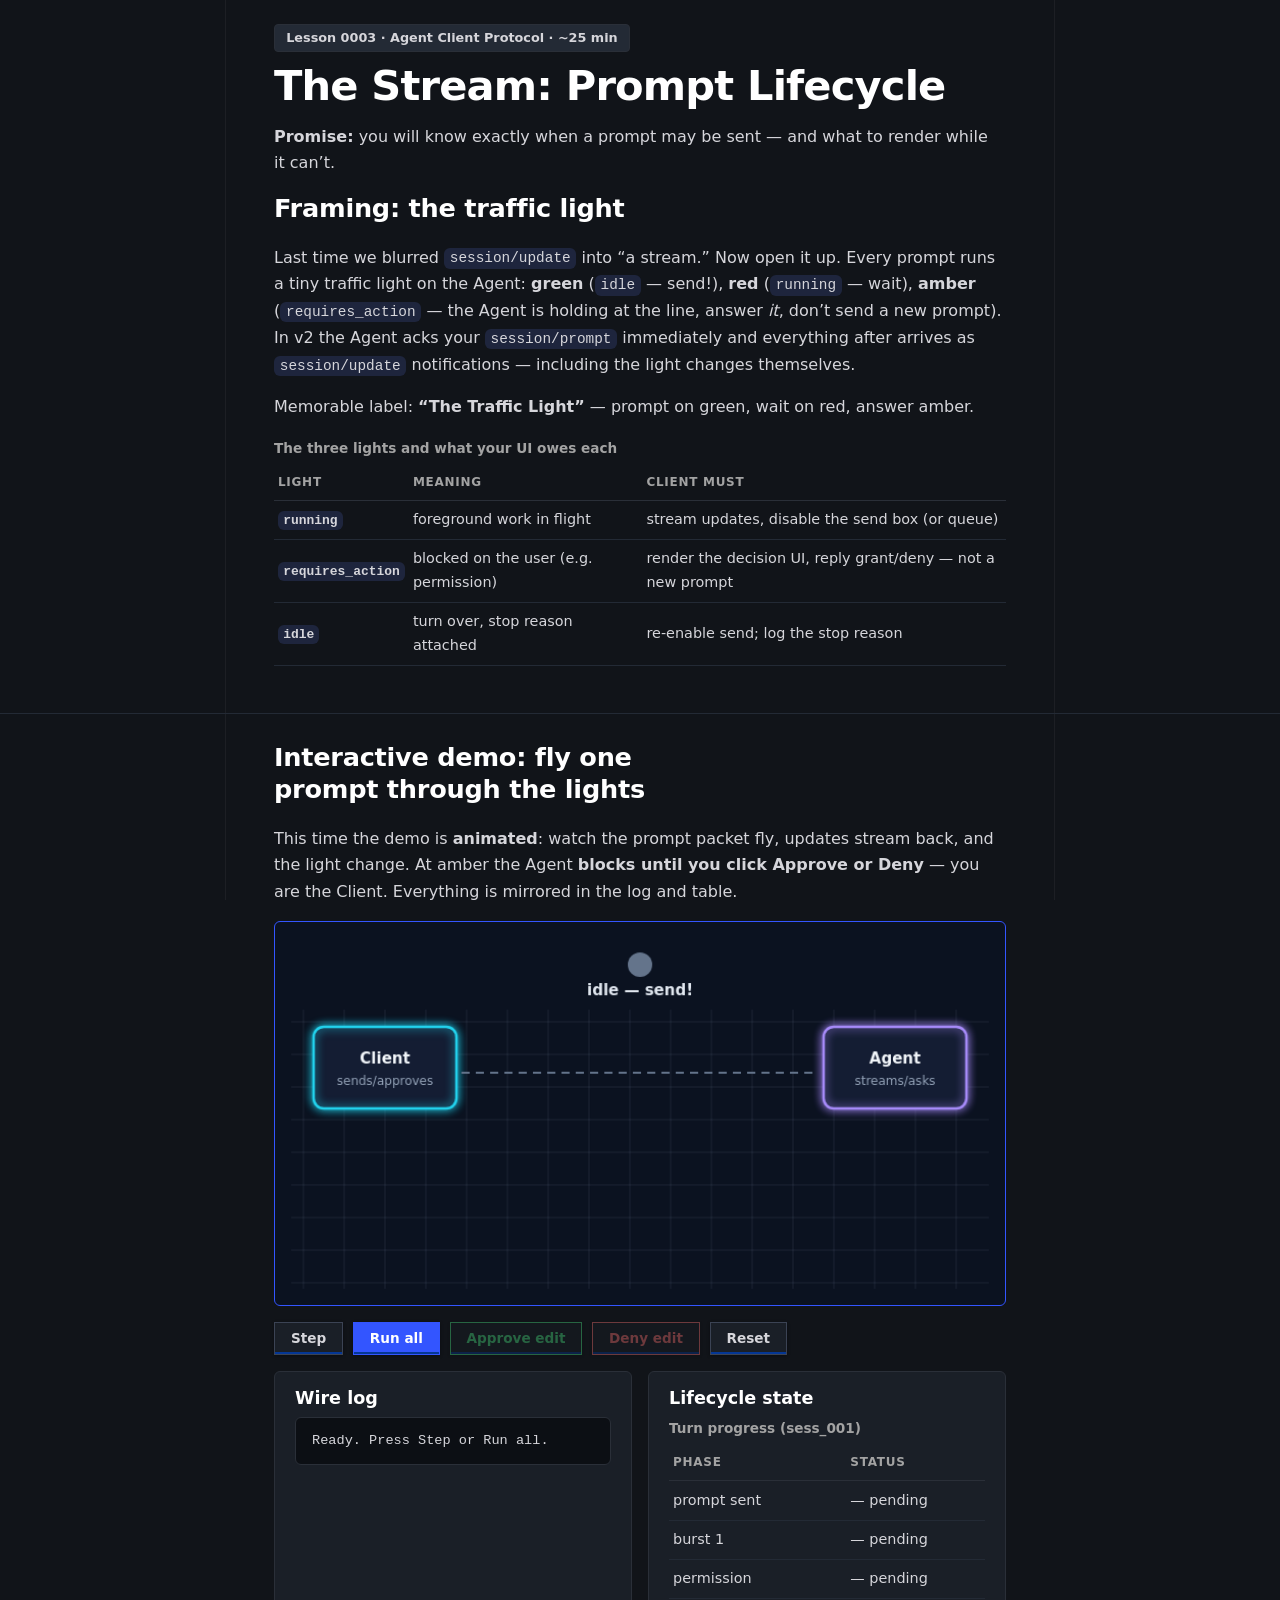
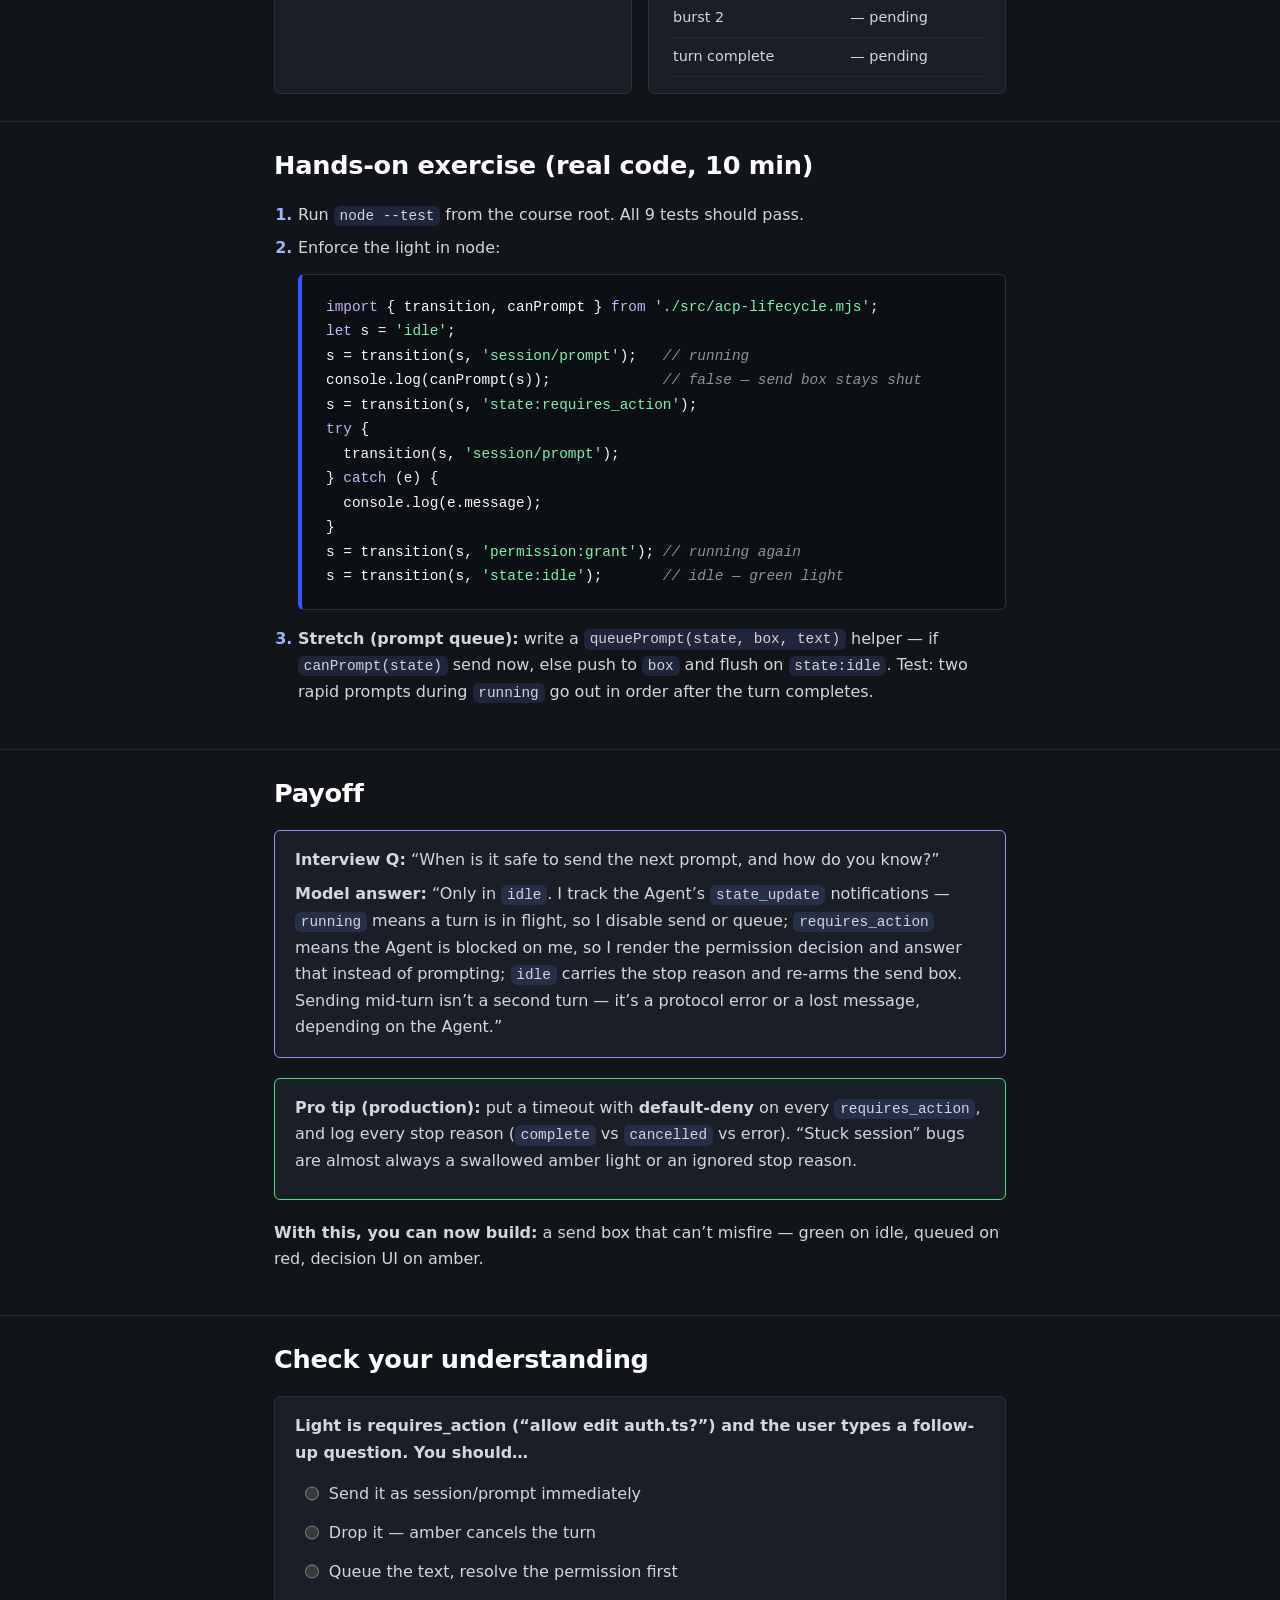
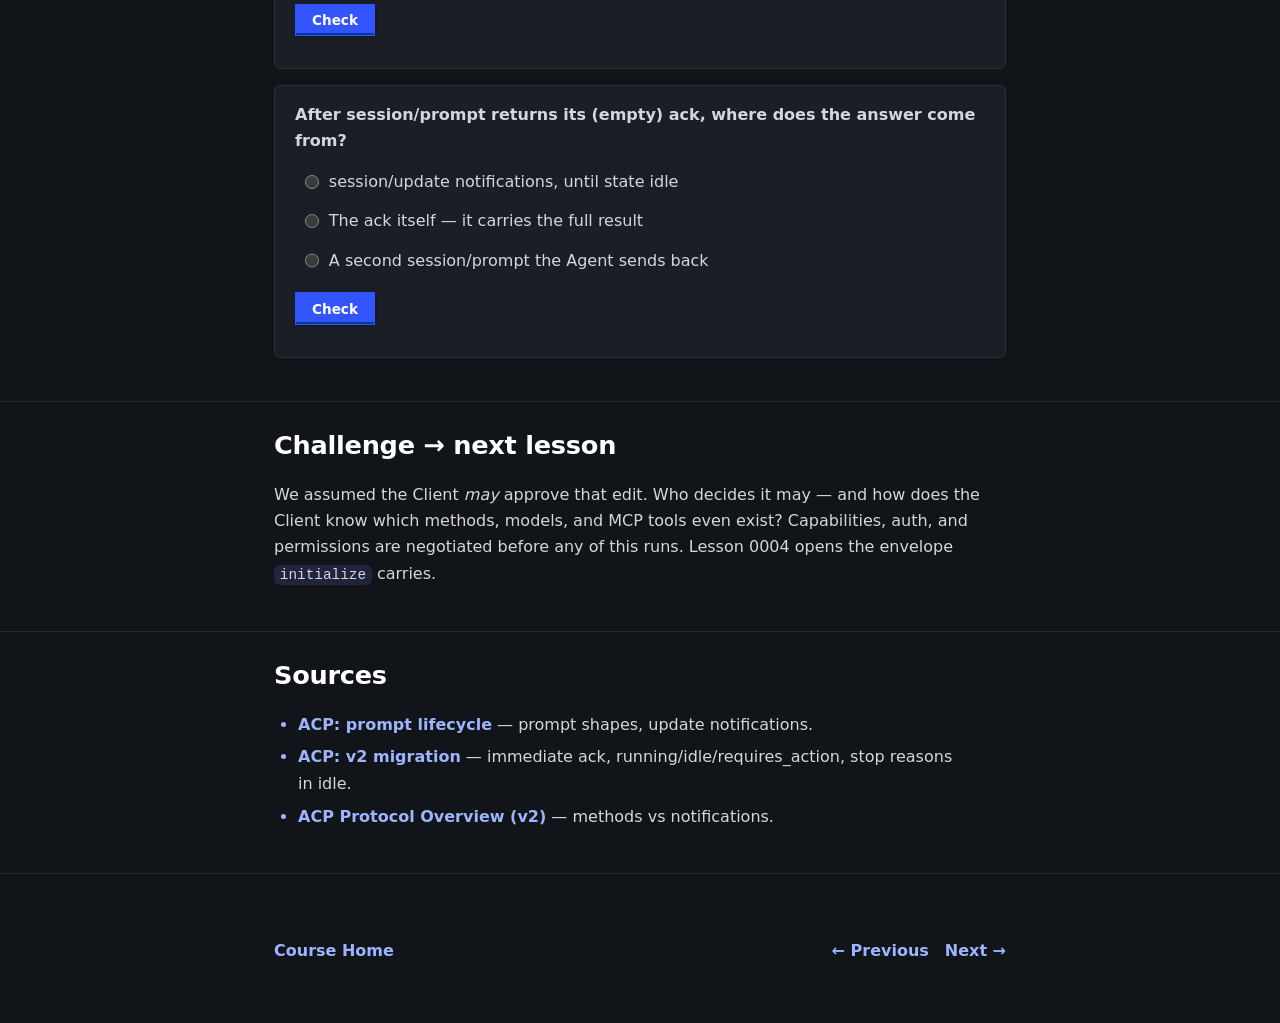
<file: lessons/0003-prompt-lifecycle-stream.html>
<!doctype html>
<html lang="en">
  <head>
    <meta charset="utf-8" />
    <meta name="viewport" content="width=device-width, initial-scale=1" />
    <link rel="canonical" href="https://iamaamir.github.io/learn-acp/lessons/0003-prompt-lifecycle-stream.html" />
    <meta
      name="description"
      content="ACP Lesson 3: the streaming prompt lifecycle — running, requires_action, idle states and stop reasons. Animated demo, you approve."
    />
    <title>The Stream: Prompt Lifecycle | ACP Lesson 3 — Learn ACP</title>
    <link rel="stylesheet" href="../assets/lesson.css" />
    <script defer src="../assets/lesson-components.js"></script>
  </head>
  <body>
    <main>
      <lesson-header>
        <div>
          <p class="lesson-meta">Lesson 0003 · Agent Client Protocol · ~25 min</p>
          <h1>The Stream: Prompt Lifecycle</h1>
          <p>
            <strong>Promise:</strong> you will know exactly when a prompt may be sent — and what to
            render while it can’t.
          </p>
        </div>
      </lesson-header>

      <section aria-labelledby="framing">
        <h2 id="framing">Framing: the traffic light</h2>
        <p>
          Last time we blurred <code>session/update</code> into “a stream.” Now open it up. Every
          prompt runs a tiny traffic light on the Agent: <strong>green</strong> (<code>idle</code> —
          send!), <strong>red</strong> (<code>running</code> — wait), <strong>amber</strong> (<code
            >requires_action</code
          >
          — the Agent is holding at the line, answer <em>it</em>, don’t send a new prompt). In v2
          the Agent acks your <code>session/prompt</code> immediately and everything after arrives
          as <code>session/update</code> notifications — including the light changes themselves.
        </p>
        <p>
          Memorable label: <strong>“The Traffic Light”</strong> — prompt on green, wait on red,
          answer amber.
        </p>
        <table>
          <caption>
            The three lights and what your UI owes each
          </caption>
          <thead>
            <tr>
              <th scope="col">Light</th>
              <th scope="col">Meaning</th>
              <th scope="col">Client must</th>
            </tr>
          </thead>
          <tbody>
            <tr>
              <th scope="row"><code>running</code></th>
              <td>foreground work in flight</td>
              <td>stream updates, disable the send box (or queue)</td>
            </tr>
            <tr>
              <th scope="row"><code>requires_action</code></th>
              <td>blocked on the user (e.g. permission)</td>
              <td>render the decision UI, reply grant/deny — not a new prompt</td>
            </tr>
            <tr>
              <th scope="row"><code>idle</code></th>
              <td>turn over, stop reason attached</td>
              <td>re-enable send; log the stop reason</td>
            </tr>
          </tbody>
        </table>
      </section>

      <section aria-labelledby="demo">
        <h2 id="demo">Interactive demo: fly one prompt through the lights</h2>
        <p>
          This time the demo is <strong>animated</strong>: watch the prompt packet fly, updates
          stream back, and the light change. At amber the Agent
          <strong>blocks until you click Approve or Deny</strong> — you are the Client. Everything
          is mirrored in the log and table.
        </p>

        <figure class="demo-panel arcade">
          <canvas
            id="life-canvas"
            width="700"
            height="360"
            aria-label="Animated prompt lifecycle: prompt packet travels to agent, updates stream back, permission pause, turn completes idle"
          ></canvas>
          <figcaption class="sr-only">
            Animation: prompt flies Client to Agent, state running, updates stream back, permission
            request pauses for your decision, more updates, then idle with stop reason complete.
          </figcaption>
        </figure>

        <div class="btn-row">
          <button id="btn-step" type="button">Step</button>
          <button id="btn-run" type="button">Run all</button>
          <button id="btn-approve" type="button" disabled>Approve edit</button>
          <button id="btn-deny" type="button" disabled>Deny edit</button>
          <button id="btn-reset" type="button">Reset</button>
        </div>

        <div class="demo-panels" style="margin-top: 1rem">
          <section class="demo-panel" aria-label="Wire log">
            <h3>Wire log</h3>
            <div class="event-log" id="wire-log" aria-live="polite">
              Ready. Press Step or Run all.
            </div>
          </section>
          <section class="demo-panel" aria-label="Lifecycle state">
            <h3>Lifecycle state</h3>
            <table>
              <caption>
                Turn progress (sess_001)
              </caption>
              <thead>
                <tr>
                  <th scope="col">Phase</th>
                  <th scope="col">Status</th>
                </tr>
              </thead>
              <tbody id="state-body">
                <tr>
                  <td>prompt sent</td>
                  <td data-s="0">— pending</td>
                </tr>
                <tr>
                  <td>burst 1</td>
                  <td data-s="1">— pending</td>
                </tr>
                <tr>
                  <td>permission</td>
                  <td data-s="2">— pending</td>
                </tr>
                <tr>
                  <td>burst 2</td>
                  <td data-s="3">— pending</td>
                </tr>
                <tr>
                  <td>turn complete</td>
                  <td data-s="4">— pending</td>
                </tr>
              </tbody>
            </table>
          </section>
        </div>
      </section>

      <section aria-labelledby="exercise">
        <h2 id="exercise">Hands-on exercise (real code, 10 min)</h2>
        <ol>
          <li>Run <code>node --test</code> from the course root. All 9 tests should pass.</li>
          <li>
            Enforce the light in node:
            <pre><code><span class="tok-kw">import</span> { transition, canPrompt } <span class="tok-kw">from</span> <span class="tok-str">'./src/acp-lifecycle.mjs'</span>;
<span class="tok-kw">let</span> s = <span class="tok-str">'idle'</span>;
s = transition(s, <span class="tok-str">'session/prompt'</span>);   <span class="tok-com">// running</span>
console.log(canPrompt(s));             <span class="tok-com">// false — send box stays shut</span>
s = transition(s, <span class="tok-str">'state:requires_action'</span>);
<span class="tok-kw">try</span> {
  transition(s, <span class="tok-str">'session/prompt'</span>);
} <span class="tok-kw">catch</span> (e) {
  console.log(e.message);
}
s = transition(s, <span class="tok-str">'permission:grant'</span>); <span class="tok-com">// running again</span>
s = transition(s, <span class="tok-str">'state:idle'</span>);       <span class="tok-com">// idle — green light</span>
</code></pre>
          </li>
          <li>
            <strong>Stretch (prompt queue):</strong> write a
            <code>queuePrompt(state, box, text)</code> helper — if
            <code>canPrompt(state)</code> send now, else push to <code>box</code> and flush on
            <code>state:idle</code>. Test: two rapid prompts during <code>running</code> go out in
            order after the turn completes.
          </li>
        </ol>
      </section>

      <section aria-labelledby="payoff">
        <h2 id="payoff">Payoff</h2>
        <div class="callout interview">
          <p>
            <strong>Interview Q:</strong> “When is it safe to send the next prompt, and how do you
            know?”
          </p>
          <p>
            <strong>Model answer:</strong> “Only in <code>idle</code>. I track the Agent’s
            <code>state_update</code> notifications — <code>running</code> means a turn is in
            flight, so I disable send or queue; <code>requires_action</code> means the Agent is
            blocked on me, so I render the permission decision and answer that instead of prompting;
            <code>idle</code> carries the stop reason and re-arms the send box. Sending mid-turn
            isn’t a second turn — it’s a protocol error or a lost message, depending on the Agent.”
          </p>
        </div>
        <div class="callout tip">
          <p>
            <strong>Pro tip (production):</strong> put a timeout with
            <strong>default-deny</strong> on every <code>requires_action</code>, and log every stop
            reason (<code>complete</code> vs <code>cancelled</code> vs error). “Stuck session” bugs
            are almost always a swallowed amber light or an ignored stop reason.
          </p>
        </div>
        <p>
          <strong>With this, you can now build:</strong> a send box that can’t misfire — green on
          idle, queued on red, decision UI on amber.
        </p>
      </section>

      <section aria-labelledby="check">
        <h2 id="check">Check your understanding</h2>
        <knowledge-check
          correct="c"
          correct-feedback="Correct — amber wants an answer (grant/deny), not a new prompt. Queue it."
          incorrect-feedback="Not quite — a new prompt isn’t the answer to amber. What is the Agent actually waiting for?"
        >
          <form>
            <fieldset>
              <legend>
                Light is requires_action (“allow edit auth.ts?”) and the user types a follow-up
                question. You should…
              </legend>
              <label
                ><input type="radio" name="q1" value="a" /> Send it as session/prompt
                immediately</label
              >
              <label
                ><input type="radio" name="q1" value="b" /> Drop it — amber cancels the turn</label
              >
              <label
                ><input type="radio" name="q1" value="c" /> Queue the text, resolve the permission
                first</label
              >
            </fieldset>
          </form>
        </knowledge-check>
        <knowledge-check
          correct="a"
          correct-feedback="Correct — the ack is just receipt; all payload rides session/update, ending in idle + stop reason."
          incorrect-feedback="Not quite — what does the v2 ack actually contain? Where does the content arrive?"
        >
          <form>
            <fieldset>
              <legend>
                After session/prompt returns its (empty) ack, where does the answer come from?
              </legend>
              <label
                ><input type="radio" name="q1" value="a" /> session/update notifications, until
                state idle</label
              >
              <label
                ><input type="radio" name="q1" value="b" /> The ack itself — it carries the full
                result</label
              >
              <label
                ><input type="radio" name="q1" value="c" /> A second session/prompt the Agent sends
                back</label
              >
            </fieldset>
          </form>
        </knowledge-check>
      </section>

      <section aria-labelledby="next">
        <h2 id="next">Challenge → next lesson</h2>
        <p>
          We assumed the Client <em>may</em> approve that edit. Who decides it may — and how does
          the Client know which methods, models, and MCP tools even exist? Capabilities, auth, and
          permissions are negotiated before any of this runs. Lesson 0004 opens the envelope
          <code>initialize</code> carries.
        </p>
      </section>

      <section aria-labelledby="sources">
        <h2 id="sources">Sources</h2>
        <ul>
          <li>
            <a href="https://agentclientprotocol.com/protocol/v2/prompt-lifecycle"
              >ACP: prompt lifecycle</a
            >
            — prompt shapes, update notifications.
          </li>
          <li>
            <a href="https://agentclientprotocol.com/protocol/v2/migration">ACP: v2 migration</a> —
            immediate ack, running/idle/requires_action, stop reasons in idle.
          </li>
          <li>
            <a href="https://agentclientprotocol.com/protocol/v2/overview"
              >ACP Protocol Overview (v2)</a
            >
            — methods vs notifications.
          </li>
        </ul>
      </section>

      <lesson-nav
        home="../index.html"
        previous="0002-sessions-where-state-lives.html"
        next="0004-capabilities-auth.html"
      ></lesson-nav>
    </main>

    <script defer>
      // ── Canvas lifecycle demo ──────────────────────────
      const cv = document.getElementById("life-canvas");
      const ctx = cv.getContext("2d");
      const logEl = document.getElementById("wire-log");
      const btnStep = document.getElementById("btn-step");
      const btnRun = document.getElementById("btn-run");
      const btnApprove = document.getElementById("btn-approve");
      const btnDeny = document.getElementById("btn-deny");
      const reduced = window.matchMedia("(prefers-reduced-motion: reduce)").matches;

      const CX0 = 100,
        CX1 = 600,
        WIRE_Y = 140,
        STREAM_TOP = 235;
      let light = "idle"; // idle | running | requires_action
      let ticks = []; // landed update ticks
      let flying = null; // {x0,x1,y,color,r} animated dot
      let trail = []; // fading comet trail behind the dot
      let pops = []; // landing shockwaves {x,y,color,t0}
      let tNow = 0; // ambient clock for pulse + marching wire
      let permCard = false; // permission card visible
      let phase = 0; // next phase index
      let awaitingDecision = false;
      let decisionResolve = null;
      let running = false; // a Run-all is in flight

      const LIGHTS = {
        idle: { c: "#64748B", t: "idle — send!" },
        running: { c: "#4ADE80", t: "running — wait" },
        requires_action: { c: "#FBBF24", t: "requires_action — answer!" },
      };
      const ROWS = ["running ●", "burst 1 ✓", "decided ✓", "burst 2 ✓", "idle ✓ stop: complete"];

      function draw() {
        ctx.clearRect(0, 0, cv.width, cv.height);
        ctx.save();
        // starfield grid on the arcade stage
        ctx.strokeStyle = "rgba(148,163,184,0.14)";
        ctx.lineWidth = 1;
        for (let gx = 20; gx < cv.width; gx += 40) {
          ctx.beginPath();
          ctx.moveTo(gx, 78);
          ctx.lineTo(gx, cv.height - 8);
          ctx.stroke();
        }
        for (let gy = 90; gy < cv.height; gy += 32) {
          ctx.beginPath();
          ctx.moveTo(8, gy);
          ctx.lineTo(cv.width - 8, gy);
          ctx.stroke();
        }
        // traffic light (pulses while working, blinks while blocked)
        const pulse = light === "idle" ? 0 : Math.sin(tNow / 280) * 3;
        const blink = light === "requires_action" && Math.floor(tNow / 400) % 2 === 0;
        ctx.beginPath();
        ctx.arc(350, 34, 12 + pulse, 0, Math.PI * 2);
        ctx.fillStyle = blink ? "#0B1220" : LIGHTS[light].c;
        ctx.shadowColor = LIGHTS[light].c;
        ctx.shadowBlur = light === "idle" ? 0 : 18;
        ctx.fill();
        ctx.shadowBlur = 0;
        ctx.fillStyle = "#E2E8F0";
        ctx.font = "600 15px system-ui";
        ctx.textAlign = "center";
        ctx.textBaseline = "middle";
        ctx.fillText(LIGHTS[light].t, 350, 60);
        // boxes
        box(CX0 - 70, 95, 140, 80, "#22D3EE", "Client", "sends/approves");
        box(CX1 - 70, 95, 140, 80, "#A78BFA", "Agent", "streams/asks");
        // marching wire
        ctx.strokeStyle = "#64748B";
        ctx.lineWidth = 2;
        ctx.setLineDash([8, 6]);
        ctx.lineDashOffset = -tNow / 50;
        ctx.beginPath();
        ctx.moveTo(CX0 + 75, WIRE_Y);
        ctx.lineTo(CX1 - 75, WIRE_Y);
        ctx.stroke();
        ctx.setLineDash([]);
        // comet trail
        trail.forEach((tp, i) => {
          const f = (i + 1) / trail.length;
          ctx.globalAlpha = f * 0.55;
          ctx.beginPath();
          ctx.arc(tp.x, tp.y, 2 + 5 * f, 0, Math.PI * 2);
          ctx.fillStyle = tp.color;
          ctx.fill();
        });
        ctx.globalAlpha = 1;
        // flying dot (glowing)
        if (flying) {
          ctx.beginPath();
          ctx.arc(flying.x, flying.y, 7, 0, Math.PI * 2);
          ctx.fillStyle = flying.color;
          ctx.shadowColor = flying.color;
          ctx.shadowBlur = 18;
          ctx.fill();
          ctx.shadowBlur = 0;
        }
        // landing shockwaves (age clamped: a stale clock must never throw)
        pops = pops.filter((p) => tNow - p.t0 < 450);
        pops.forEach((p) => {
          const k = Math.min(1, Math.max(0, (tNow - p.t0) / 450));
          ctx.globalAlpha = 1 - k;
          ctx.beginPath();
          ctx.arc(p.x, p.y, Math.max(0.1, 8 + 26 * k), 0, Math.PI * 2);
          ctx.strokeStyle = p.color;
          ctx.lineWidth = 3;
          ctx.stroke();
        });
        ctx.globalAlpha = 1;
        // landed ticks
        ticks.forEach((tk, i) => {
          const y = STREAM_TOP + Math.floor(i / 6) * 22;
          const x = 150 + (i % 6) * 70;
          const isPerm = tk === "perm";
          ctx.fillStyle = isPerm ? "#FBBF24" : "#A78BFA";
          ctx.shadowColor = ctx.fillStyle;
          ctx.shadowBlur = 8;
          ctx.beginPath();
          if (ctx.roundRect) ctx.roundRect(x, y, 52, 14, 7);
          else ctx.rect(x, y, 52, 14);
          ctx.fill();
          ctx.shadowBlur = 0;
          ctx.fillStyle = isPerm ? "#451A03" : "#1E1B4B";
          ctx.font = "700 10px system-ui";
          ctx.fillText(isPerm ? "ASK" : "upd", x + 26, y + 8);
        });
        // permission card
        if (permCard) {
          ctx.fillStyle = "#451A03";
          ctx.strokeStyle = "#FBBF24";
          ctx.lineWidth = blink ? 4 : 2;
          ctx.shadowColor = "#FBBF24";
          ctx.shadowBlur = blink ? 22 : 10;
          ctx.beginPath();
          if (ctx.roundRect) ctx.roundRect(215, 165, 270, 60, 10);
          else ctx.rect(215, 165, 270, 60);
          ctx.fill();
          ctx.stroke();
          ctx.shadowBlur = 0;
          ctx.fillStyle = "#FDE68A";
          ctx.font = "600 14px system-ui";
          ctx.fillText("⛔ allow edit auth.ts?", 350, 185);
          ctx.font = "12px system-ui";
          ctx.fillStyle = "#FBBF24";
          ctx.fillText("Agent blocked — click Approve / Deny", 350, 206);
        }
        ctx.restore();
      }

      function box(x, y, w, h, stroke, title, sub) {
        ctx.fillStyle = "#141D33";
        ctx.strokeStyle = stroke;
        ctx.lineWidth = 2.5;
        ctx.shadowColor = stroke;
        ctx.shadowBlur = 10;
        ctx.beginPath();
        if (ctx.roundRect) ctx.roundRect(x, y, w, h, 10);
        else ctx.rect(x, y, w, h);
        ctx.fill();
        ctx.stroke();
        ctx.shadowBlur = 0;
        ctx.fillStyle = "#F1F5F9";
        ctx.font = "600 15px system-ui";
        ctx.textAlign = "center";
        ctx.fillText(title, x + w / 2, y + 32);
        ctx.font = "12px system-ui";
        ctx.fillStyle = "#94A3B8";
        ctx.fillText(sub, x + w / 2, y + 54);
      }

      // ambient loop: pulse, marching wire, shockwaves (still frame when reduced motion)
      function loop(t) {
        tNow = t || 0;
        draw();
        if (!reduced) requestAnimationFrame(loop);
      }

      // Self-contained by design: file:// must not depend on external JS.
      function say(msg) {
        if (logEl.textContent.startsWith("Ready.")) logEl.textContent = "";
        const line = document.createElement("div");
        line.textContent = msg;
        logEl.appendChild(line);
        logEl.scrollTop = logEl.scrollHeight;
      }
      function show(doneThrough) {
        document.querySelectorAll("#state-body td[data-s]").forEach((c) => {
          const s = Number(c.getAttribute("data-s"));
          c.textContent = s <= doneThrough ? ROWS[s] : "— pending";
        });
      }
      function setDecide(on) {
        awaitingDecision = on;
        btnApprove.disabled = !on;
        btnDeny.disabled = !on;
      }

      function fly(x0, x1, y, color) {
        return new Promise((res) => {
          trail = [];
          if (reduced) {
            pops.push({ x: x1, y, color, t0: tNow });
            draw();
            res();
            return;
          }
          const easeInOut = (k) => (k < 0.5 ? 4 * k * k * k : 1 - Math.pow(-2 * k + 2, 3) / 2);
          const t0 = performance.now(),
            dur = 650;
          (function frame(t) {
            const raw = Math.min(1, (t - t0) / dur);
            const k = easeInOut(raw);
            flying = { x: x0 + (x1 - x0) * k, y, color };
            trail.push({ x: flying.x, y, color });
            if (trail.length > 16) trail.shift();
            draw();
            if (raw < 1) requestAnimationFrame(frame);
            else {
              flying = null;
              trail = [];
              pops.push({ x: x1, y, color, t0: t });
              draw();
              res();
            }
          })(t0);
        });
      }
      const wait = (ms) => new Promise((r) => setTimeout(r, reduced ? 0 : ms));

      async function doPhase(i) {
        if (i === 0) {
          light = "running";
          draw();
          say("1. C→A session/prompt “fix login” → ack (empty). Light: running.");
          await fly(CX0 + 75, CX1 - 75, WIRE_Y, "#22D3EE");
          show(0);
        } else if (i === 1) {
          say("2. A→C updates stream: user_message echo, thinking, diff…");
          for (let k = 0; k < 5; k++) {
            await fly(CX1 - 75, CX0 + 75, WIRE_Y + 30, "#A78BFA");
            ticks.push("upd");
            draw();
            await wait(180);
          }
          show(1);
        } else if (i === 2) {
          light = "requires_action";
          permCard = true;
          ticks.push("perm");
          draw();
          say("3. A→C requires_action: “allow edit auth.ts?” — Agent BLOCKED. Your move.");
          show(2);
          setDecide(true);
          const choice = await new Promise((res) => {
            decisionResolve = res;
          });
          setDecide(false);
          permCard = false;
          light = "running";
          draw();
          say(
            choice === "grant"
              ? "   → you Approved. C→A permission:grant. Agent resumes."
              : "   → you Denied. C→A permission:deny. Agent routes around it.",
          );
        } else if (i === 3) {
          say("4. Burst 2 streams in…");
          for (let k = 0; k < 4; k++) {
            await fly(CX1 - 75, CX0 + 75, WIRE_Y + 30, "#A78BFA");
            ticks.push("upd");
            draw();
            await wait(180);
          }
          show(3);
        } else if (i === 4) {
          light = "idle";
          draw();
          say("5. A→C state:idle, stop: complete. Green light — send whenever ready.");
          show(4);
        }
      }

      function reset() {
        wake();
        if (decisionResolve) {
          const r = decisionResolve;
          decisionResolve = null;
          r("deny");
        }
        phase = 0;
        light = "idle";
        ticks = [];
        flying = null;
        trail = [];
        pops = [];
        permCard = false;
        setDecide(false);
        logEl.textContent = "Ready. Press Step or Run all.";
        draw();
        show(-1);
        requestAnimationFrame(loop);
      }

      function finish(msg) {
        say(msg);
        btnStep.disabled = true;
        btnRun.disabled = true;
        document.getElementById("btn-reset").classList.add("is-done");
      }

      function wake() {
        btnStep.disabled = false;
        btnRun.disabled = false;
        document.getElementById("btn-reset").classList.remove("is-done");
      }

      btnStep.addEventListener("click", async () => {
        if (running) return;
        if (awaitingDecision) {
          say("(waiting — click Approve or Deny first)");
          return;
        }
        if (phase > 4) return;
        btnStep.disabled = true;
        await doPhase(phase);
        phase++;
        if (phase > 4) finish("Turn complete (stop: complete). Hit Reset to replay.");
        else btnStep.disabled = false;
      });
      btnRun.addEventListener("click", async () => {
        if (running) return;
        running = true;
        reset();
        btnStep.disabled = true;
        btnRun.disabled = true;
        while (phase <= 4) {
          await doPhase(phase);
          phase++;
        }
        running = false;
        finish("Turn complete (stop: complete). Hit Reset to replay.");
      });
      document.getElementById("btn-reset").addEventListener("click", () => {
        running = false;
        reset();
      });
      btnApprove.addEventListener("click", () => {
        if (decisionResolve) {
          const r = decisionResolve;
          decisionResolve = null;
          r("grant");
        }
      });
      btnDeny.addEventListener("click", () => {
        if (decisionResolve) {
          const r = decisionResolve;
          decisionResolve = null;
          r("deny");
        }
      });

      draw();
      show(-1);
    </script>
  </body>
</html>
</file>
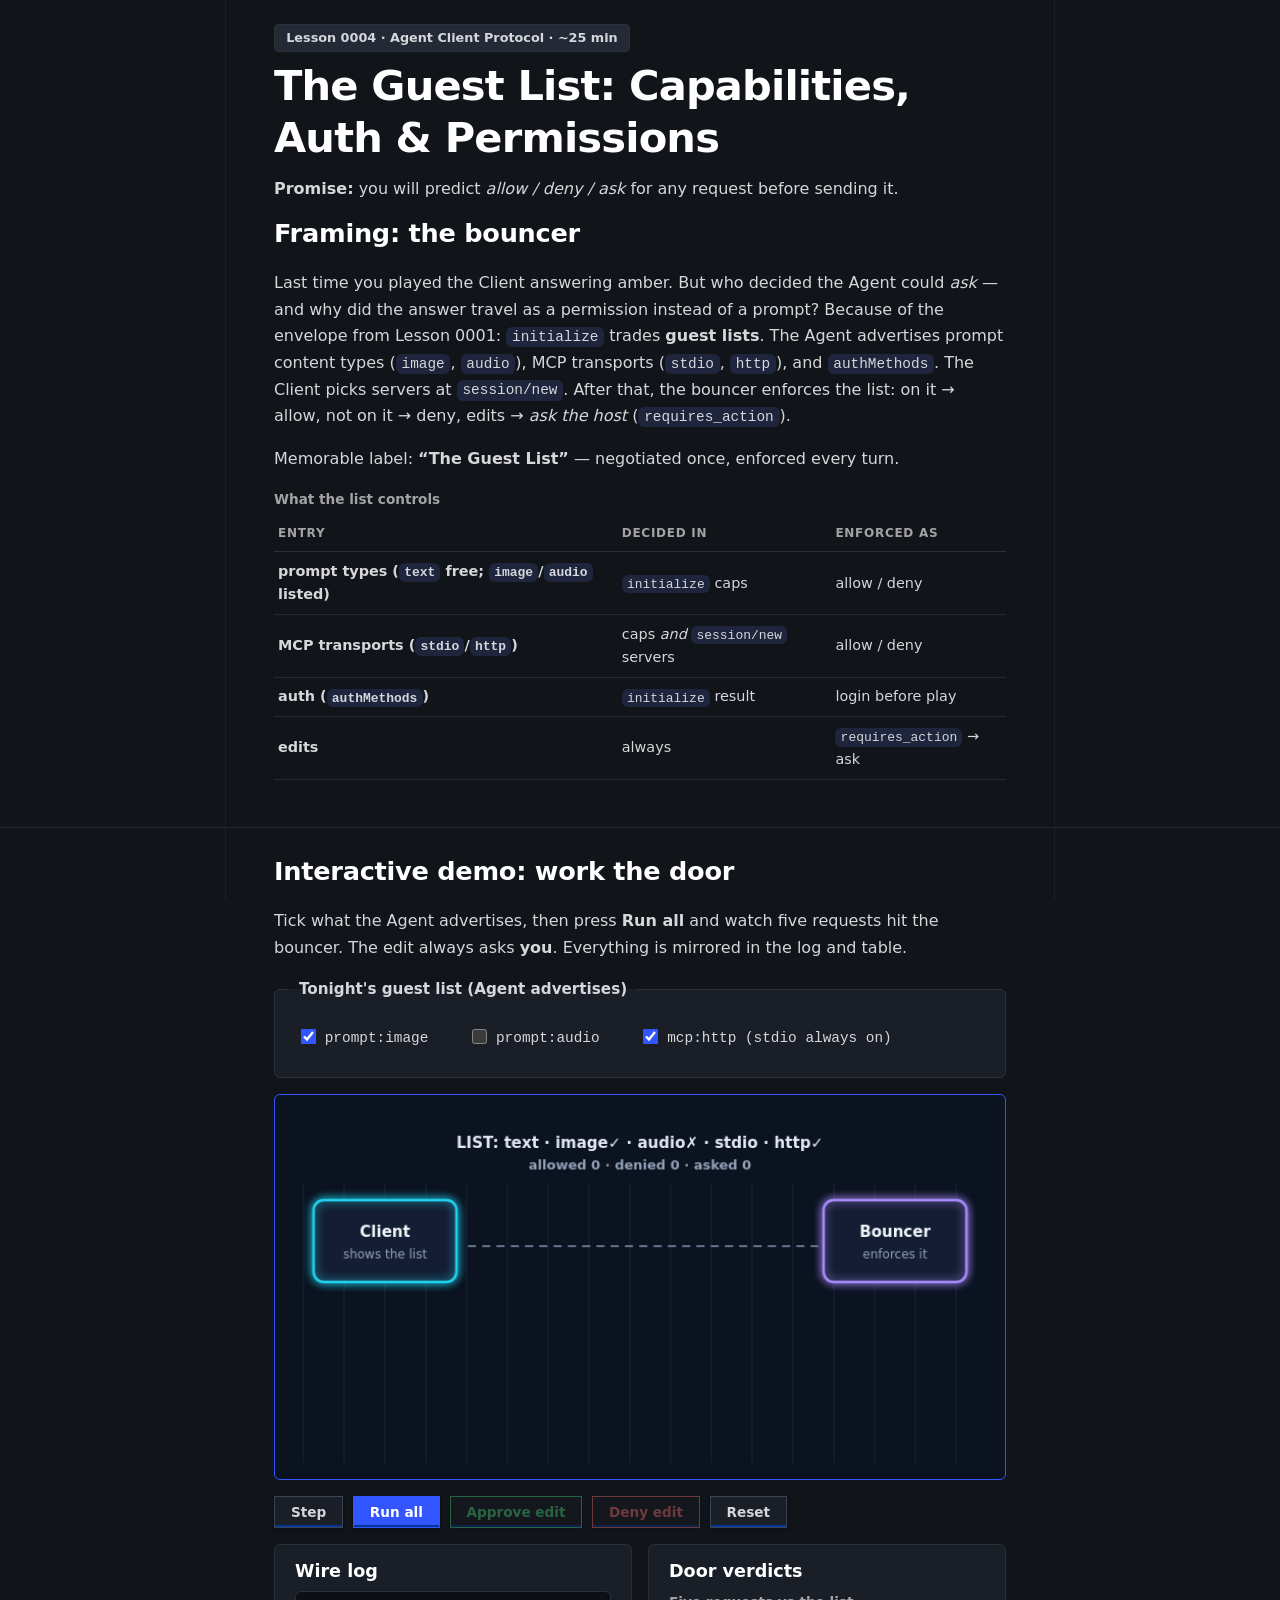
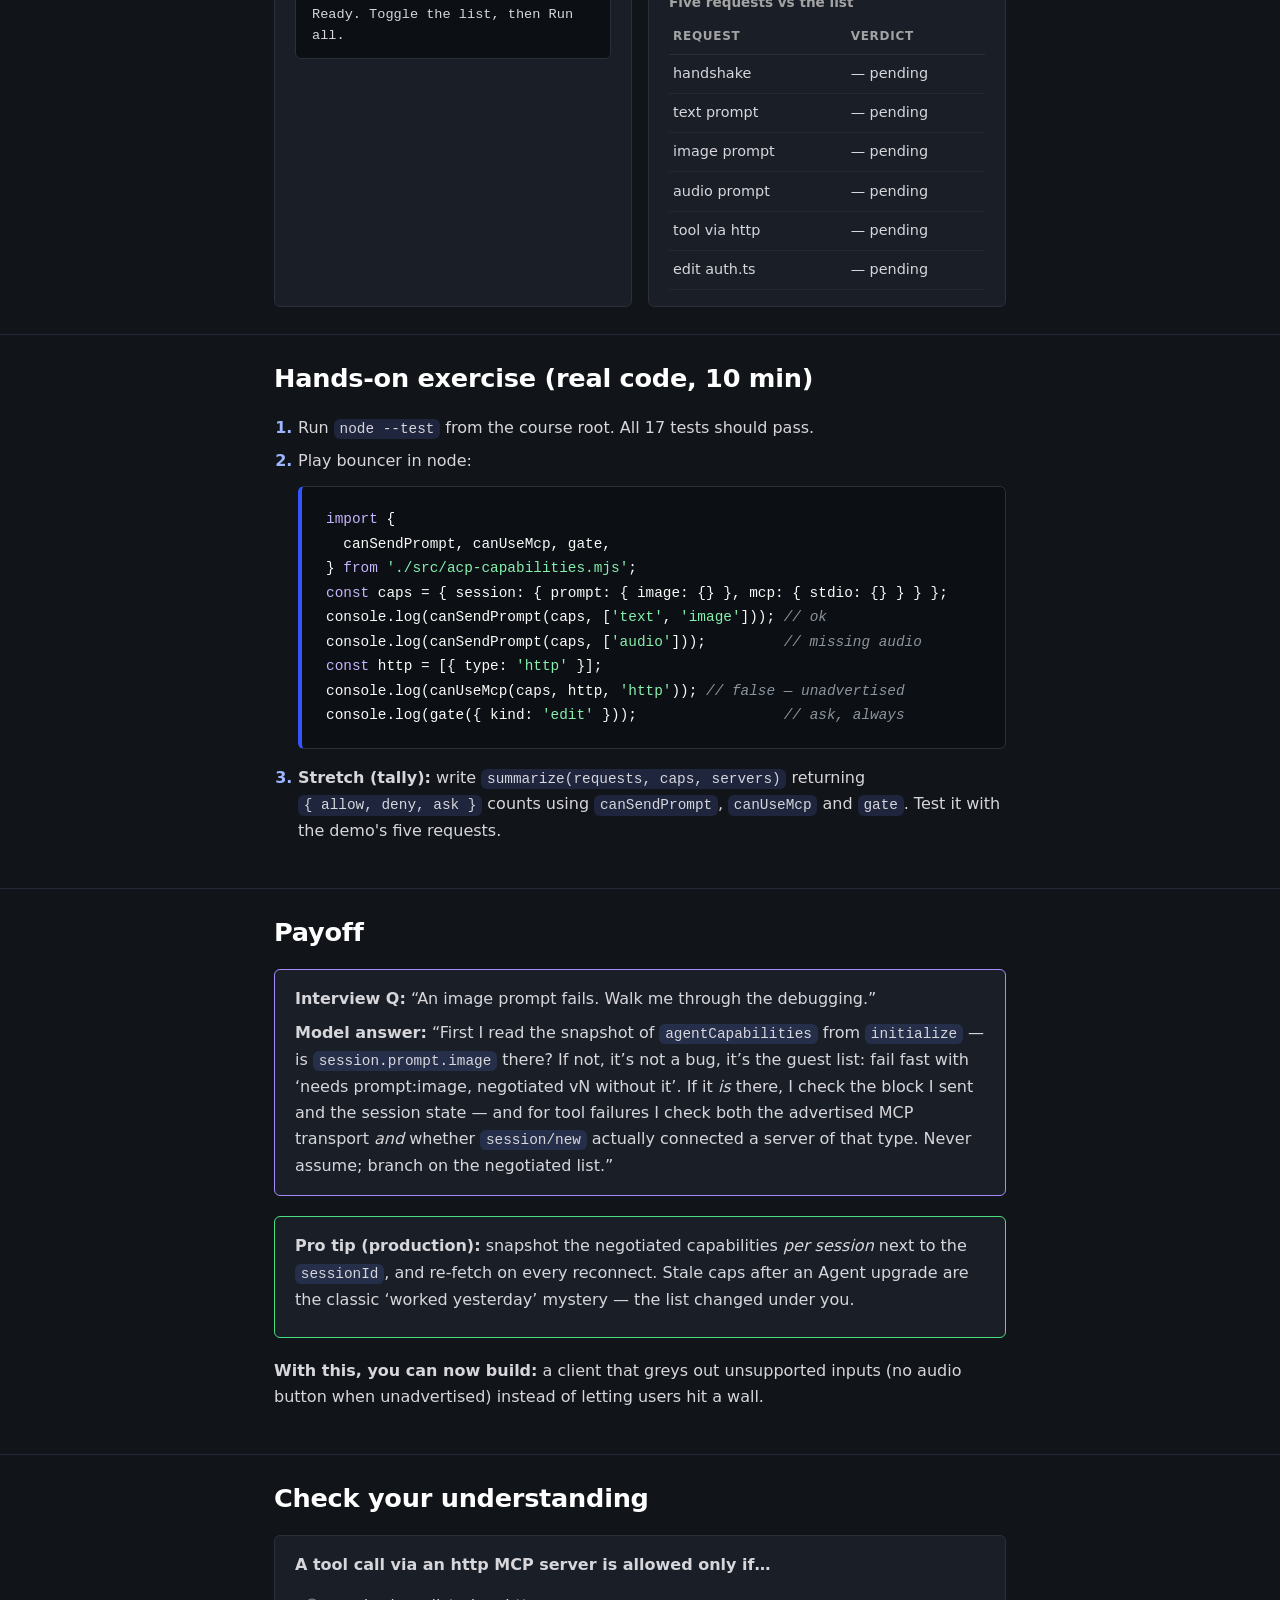
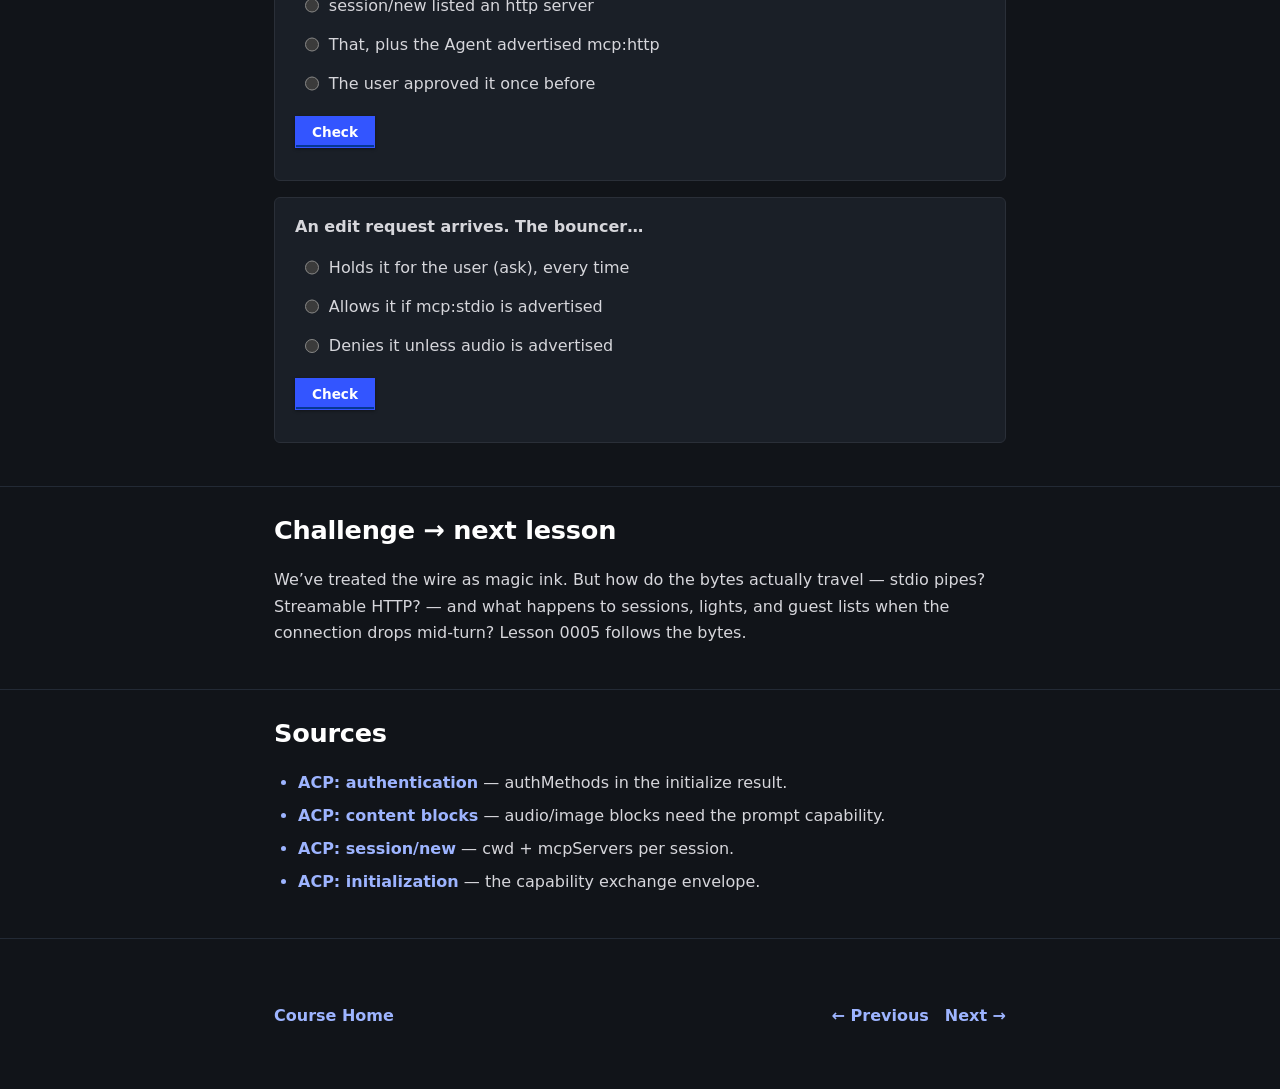
<file: lessons/0004-capabilities-auth.html>
<!doctype html>
<html lang="en">
<head>
  <meta charset="utf-8">
  <meta name="viewport" content="width=device-width, initial-scale=1">
  <link rel="canonical" href="https://iamaamir.github.io/learn-acp/lessons/0004-capabilities-auth.html">
  <meta name="description" content="ACP Lesson 4: capabilities, auth, and permissions — prompt types, MCP transports, and why edits always ask. Toggle-driven door demo.">
  <title>Guest List: Capabilities &amp; Permissions — ACP Lesson 4</title>
  <link rel="stylesheet" href="../assets/lesson.css">
  <script defer src="../assets/lesson-components.js"></script>
</head>
<body>
  <main>
    <lesson-header>
      <div>
        <p class="lesson-meta">Lesson 0004 · Agent Client Protocol · ~25 min</p>
        <h1>The Guest List: Capabilities, Auth &amp; Permissions</h1>
        <p><strong>Promise:</strong> you will predict <em>allow / deny / ask</em> for any request before sending it.</p>
      </div>
    </lesson-header>

    <section aria-labelledby="framing">
      <h2 id="framing">Framing: the bouncer</h2>
      <p>Last time you played the Client answering amber. But who decided the Agent could <em>ask</em> — and why did the answer travel as a permission instead of a prompt? Because of the envelope from Lesson 0001: <code>initialize</code> trades <strong>guest lists</strong>. The Agent advertises prompt content types (<code>image</code>, <code>audio</code>), MCP transports (<code>stdio</code>, <code>http</code>), and <code>authMethods</code>. The Client picks servers at <code>session/new</code>. After that, the bouncer enforces the list: on it → allow, not on it → deny, edits → <em>ask the host</em> (<code>requires_action</code>).</p>
      <p>Memorable label: <strong>“The Guest List”</strong> — negotiated once, enforced every turn.</p>
      <table>
        <caption>What the list controls</caption>
        <thead><tr><th scope="col">Entry</th><th scope="col">Decided in</th><th scope="col">Enforced as</th></tr></thead>
        <tbody>
          <tr><th scope="row">prompt types (<code>text</code> free; <code>image</code>/<code>audio</code> listed)</th><td><code>initialize</code> caps</td><td>allow / deny</td></tr>
          <tr><th scope="row">MCP transports (<code>stdio</code>/<code>http</code>)</th><td>caps <em>and</em> <code>session/new</code> servers</td><td>allow / deny</td></tr>
          <tr><th scope="row">auth (<code>authMethods</code>)</th><td><code>initialize</code> result</td><td>login before play</td></tr>
          <tr><th scope="row">edits</th><td>always</td><td><code>requires_action</code> → ask</td></tr>
        </tbody>
      </table>
    </section>

    <section aria-labelledby="demo">
      <h2 id="demo">Interactive demo: work the door</h2>
      <p>Tick what the Agent advertises, then press <strong>Run all</strong> and watch five requests hit the bouncer. The edit always asks <strong>you</strong>. Everything is mirrored in the log and table.</p>

      <form id="guest-form" class="choice-form">
        <fieldset>
          <legend>Tonight's guest list (Agent advertises)</legend>
          <label><input type="checkbox" id="t-image" checked> prompt:image</label>
          <label><input type="checkbox" id="t-audio"> prompt:audio</label>
          <label><input type="checkbox" id="t-http" checked> mcp:http (stdio always on)</label>
        </fieldset>
      </form>

      <figure class="demo-panel arcade">
        <canvas id="door-canvas" width="700" height="360" aria-label="Animated capability checks: text allowed, image and audio checked against the list, http tool checked, edit asks for approval"></canvas>
        <figcaption class="sr-only">Animation: handshake exchanges the guest list, then five requests are allowed, denied, or held for your approval.</figcaption>
      </figure>

      <div class="btn-row">
        <button id="btn-step" type="button">Step</button>
        <button id="btn-run" type="button">Run all</button>
        <button id="btn-approve" type="button" disabled>Approve edit</button>
        <button id="btn-deny" type="button" disabled>Deny edit</button>
        <button id="btn-reset" type="button">Reset</button>
      </div>

      <div class="demo-panels" style="margin-top:1rem">
        <section class="demo-panel" aria-label="Wire log">
          <h3>Wire log</h3>
          <div class="event-log" id="wire-log" aria-live="polite">Ready. Toggle the list, then Run all.</div>
        </section>
        <section class="demo-panel" aria-label="Door verdicts">
          <h3>Door verdicts</h3>
          <table>
            <caption>Five requests vs the list</caption>
            <thead><tr><th scope="col">Request</th><th scope="col">Verdict</th></tr></thead>
            <tbody id="state-body">
              <tr><td>handshake</td><td data-s="0">— pending</td></tr>
              <tr><td>text prompt</td><td data-s="1">— pending</td></tr>
              <tr><td>image prompt</td><td data-s="2">— pending</td></tr>
              <tr><td>audio prompt</td><td data-s="3">— pending</td></tr>
              <tr><td>tool via http</td><td data-s="4">— pending</td></tr>
              <tr><td>edit auth.ts</td><td data-s="5">— pending</td></tr>
            </tbody>
          </table>
        </section>
      </div>
    </section>

    <section aria-labelledby="exercise">
      <h2 id="exercise">Hands-on exercise (real code, 10 min)</h2>
      <ol>
        <li>Run <code>node --test</code> from the course root. All 17 tests should pass.</li>
        <li>Play bouncer in node:
          <pre><code><span class="tok-kw">import</span> {
  canSendPrompt, canUseMcp, gate,
} <span class="tok-kw">from</span> <span class="tok-str">'./src/acp-capabilities.mjs'</span>;
<span class="tok-kw">const</span> caps = { session: { prompt: { image: {} }, mcp: { stdio: {} } } };
console.log(canSendPrompt(caps, [<span class="tok-str">'text'</span>, <span class="tok-str">'image'</span>])); <span class="tok-com">// ok</span>
console.log(canSendPrompt(caps, [<span class="tok-str">'audio'</span>]));         <span class="tok-com">// missing audio</span>
<span class="tok-kw">const</span> http = [{ type: <span class="tok-str">'http'</span> }];
console.log(canUseMcp(caps, http, <span class="tok-str">'http'</span>)); <span class="tok-com">// false — unadvertised</span>
console.log(gate({ kind: <span class="tok-str">'edit'</span> }));                 <span class="tok-com">// ask, always</span></code></pre>
        </li>
        <li><strong>Stretch (tally):</strong> write <code>summarize(requests, caps, servers)</code> returning <code>{ allow, deny, ask }</code> counts using <code>canSendPrompt</code>, <code>canUseMcp</code> and <code>gate</code>. Test it with the demo's five requests.</li>
      </ol>
    </section>

    <section aria-labelledby="payoff">
      <h2 id="payoff">Payoff</h2>
      <div class="callout interview">
        <p><strong>Interview Q:</strong> “An image prompt fails. Walk me through the debugging.”</p>
        <p><strong>Model answer:</strong> “First I read the snapshot of <code>agentCapabilities</code> from <code>initialize</code> — is <code>session.prompt.image</code> there? If not, it’s not a bug, it’s the guest list: fail fast with ‘needs prompt:image, negotiated vN without it’. If it <em>is</em> there, I check the block I sent and the session state — and for tool failures I check both the advertised MCP transport <em>and</em> whether <code>session/new</code> actually connected a server of that type. Never assume; branch on the negotiated list.”</p>
      </div>
      <div class="callout tip">
        <p><strong>Pro tip (production):</strong> snapshot the negotiated capabilities <em>per session</em> next to the <code>sessionId</code>, and re-fetch on every reconnect. Stale caps after an Agent upgrade are the classic ‘worked yesterday’ mystery — the list changed under you.</p>
      </div>
      <p><strong>With this, you can now build:</strong> a client that greys out unsupported inputs (no audio button when unadvertised) instead of letting users hit a wall.</p>
    </section>

    <section aria-labelledby="check">
      <h2 id="check">Check your understanding</h2>
      <knowledge-check correct="b"
        correct-feedback="Correct — both: the Agent must advertise mcp:http AND the session must have connected an http server."
        incorrect-feedback="Not quite — one of those is necessary but not sufficient. Which two facts combine?">
        <form>
          <fieldset>
            <legend>A tool call via an http MCP server is allowed only if…</legend>
            <label><input type="radio" name="q1" value="a"> session/new listed an http server</label>
            <label><input type="radio" name="q1" value="b"> That, plus the Agent advertised mcp:http</label>
            <label><input type="radio" name="q1" value="c"> The user approved it once before</label>
          </fieldset>
        </form>
      </knowledge-check>
      <knowledge-check correct="a"
        correct-feedback="Correct — edits always route to requires_action; the list decides what can even reach the door."
        incorrect-feedback="Not quite — what did Lesson 0003 teach about who answers amber?">
        <form>
          <fieldset>
            <legend>An edit request arrives. The bouncer…</legend>
            <label><input type="radio" name="q2" value="a"> Holds it for the user (ask), every time</label>
            <label><input type="radio" name="q2" value="b"> Allows it if mcp:stdio is advertised</label>
            <label><input type="radio" name="q2" value="c"> Denies it unless audio is advertised</label>
          </fieldset>
        </form>
      </knowledge-check>
    </section>

    <section aria-labelledby="next">
      <h2 id="next">Challenge → next lesson</h2>
      <p>We’ve treated the wire as magic ink. But how do the bytes actually travel — stdio pipes? Streamable HTTP? — and what happens to sessions, lights, and guest lists when the connection drops mid-turn? Lesson 0005 follows the bytes.</p>
    </section>

    <section aria-labelledby="sources">
      <h2 id="sources">Sources</h2>
      <ul>
        <li><a href="https://agentclientprotocol.com/protocol/v2/authentication">ACP: authentication</a> — authMethods in the initialize result.</li>
        <li><a href="https://agentclientprotocol.com/protocol/v2/content">ACP: content blocks</a> — audio/image blocks need the prompt capability.</li>
        <li><a href="https://agentclientprotocol.com/protocol/v2/session-setup">ACP: session/new</a> — cwd + mcpServers per session.</li>
        <li><a href="https://agentclientprotocol.com/protocol/v2/initialization">ACP: initialization</a> — the capability exchange envelope.</li>
      </ul>
    </section>

    <lesson-nav home="../index.html" previous="0003-prompt-lifecycle-stream.html" next="0005-transports.html"></lesson-nav>
  </main>

  <script defer>
    // ── Canvas door demo (self-contained: file:// must not depend on external JS)
    const cv = document.getElementById('door-canvas');
    const ctx = cv.getContext('2d');
    const logEl = document.getElementById('wire-log');
    const tImage = document.getElementById('t-image');
    const tAudio = document.getElementById('t-audio');
    const tHttp = document.getElementById('t-http');
    const reduced = window.matchMedia('(prefers-reduced-motion: reduce)').matches;

    const CX0 = 100, CX1 = 600, WIRE_Y = 140;
    let flying = null, trail = [], pops = [], stamps = [], tNow = 0;
    let permCard = false, phase = 0, awaitingDecision = false;
    let decisionResolve = null, running = false;
    let tally = { allow: 0, deny: 0, ask: 0 };

    const caps = () => ({ image: tImage.checked, audio: tAudio.checked, mcpHttp: tHttp.checked });

    function draw() {
      ctx.clearRect(0, 0, cv.width, cv.height);
      ctx.save();
      ctx.strokeStyle = 'rgba(148,163,184,0.14)'; ctx.lineWidth = 1;
      for (let gx = 20; gx < cv.width; gx += 40) {
        ctx.beginPath(); ctx.moveTo(gx, 78); ctx.lineTo(gx, cv.height - 8); ctx.stroke();
      }
      ctx.fillStyle = '#E2E8F0';
      ctx.font = '600 15px system-ui'; ctx.textAlign = 'center'; ctx.textBaseline = 'middle';
      const c = caps();
      const listBits = ['text', c.image ? 'image✓' : 'image✗', c.audio ? 'audio✓' : 'audio✗', 'stdio', c.mcpHttp ? 'http✓' : 'http✗'];
      ctx.fillText('LIST: ' + listBits.join(' · '), 350, 40);
      ctx.font = '600 13px system-ui'; ctx.fillStyle = '#94A3B8';
      ctx.fillText(`allowed ${tally.allow} · denied ${tally.deny} · asked ${tally.ask}`, 350, 62);
      box(CX0 - 70, 95, 140, 80, '#22D3EE', 'Client', 'shows the list');
      box(CX1 - 70, 95, 140, 80, '#A78BFA', 'Bouncer', 'enforces it');
      ctx.strokeStyle = '#64748B'; ctx.lineWidth = 2;
      ctx.setLineDash([8, 6]); ctx.lineDashOffset = -tNow / 50;
      ctx.beginPath(); ctx.moveTo(CX0 + 75, WIRE_Y); ctx.lineTo(CX1 - 75, WIRE_Y); ctx.stroke();
      ctx.setLineDash([]);
      trail.forEach((tp, i) => {
        const f = (i + 1) / trail.length;
        ctx.globalAlpha = f * 0.55;
        ctx.beginPath(); ctx.arc(tp.x, tp.y, 2 + 5 * f, 0, Math.PI * 2);
        ctx.fillStyle = tp.color; ctx.fill();
      });
      ctx.globalAlpha = 1;
      if (flying) {
        ctx.beginPath(); ctx.arc(flying.x, flying.y, 7, 0, Math.PI * 2);
        ctx.fillStyle = flying.color;
        ctx.shadowColor = flying.color; ctx.shadowBlur = 18;
        ctx.fill(); ctx.shadowBlur = 0;
      }
      pops = pops.filter((p) => tNow - p.t0 < 450);
      pops.forEach((p) => {
        const k = Math.min(1, Math.max(0, (tNow - p.t0) / 450));
        ctx.globalAlpha = 1 - k;
        ctx.beginPath(); ctx.arc(p.x, p.y, Math.max(0.1, 8 + 26 * k), 0, Math.PI * 2);
        ctx.strokeStyle = p.color; ctx.lineWidth = 3; ctx.stroke();
      });
      ctx.globalAlpha = 1;
      stamps = stamps.filter((s) => tNow - s.t0 < 1600);
      stamps.forEach((s) => {
        const k = Math.min(1, Math.max(0, (tNow - s.t0) / 1600));
        ctx.globalAlpha = 1 - k * 0.7;
        ctx.beginPath(); ctx.arc(s.x, s.y, 20, 0, Math.PI * 2);
        ctx.fillStyle = s.ok ? '#15803D' : '#B91C1C';
        ctx.shadowColor = ctx.fillStyle; ctx.shadowBlur = 16;
        ctx.fill(); ctx.shadowBlur = 0;
        ctx.fillStyle = '#fff'; ctx.font = '700 22px system-ui';
        ctx.fillText(s.ok ? '✓' : '✗', s.x, s.y + 1);
      });
      ctx.globalAlpha = 1;
      if (permCard) {
        const blink = Math.floor(tNow / 400) % 2 === 0;
        ctx.fillStyle = '#451A03'; ctx.strokeStyle = '#FBBF24';
        ctx.lineWidth = blink ? 4 : 2;
        ctx.shadowColor = '#FBBF24'; ctx.shadowBlur = blink ? 22 : 10;
        ctx.beginPath();
        if (ctx.roundRect) ctx.roundRect(215, 200, 270, 60, 10); else ctx.rect(215, 200, 270, 60);
        ctx.fill(); ctx.stroke(); ctx.shadowBlur = 0;
        ctx.fillStyle = '#FDE68A'; ctx.font = '600 14px system-ui';
        ctx.fillText('⛔ allow edit auth.ts?', 350, 220);
        ctx.font = '12px system-ui'; ctx.fillStyle = '#FBBF24';
        ctx.fillText('Bouncer holds it — Approve / Deny', 350, 241);
      }
      ctx.restore();
    }

    function box(x, y, w, h, stroke, title, sub) {
      ctx.fillStyle = '#141D33'; ctx.strokeStyle = stroke; ctx.lineWidth = 2.5;
      ctx.shadowColor = stroke; ctx.shadowBlur = 10;
      ctx.beginPath();
      if (ctx.roundRect) ctx.roundRect(x, y, w, h, 10); else ctx.rect(x, y, w, h);
      ctx.fill(); ctx.stroke(); ctx.shadowBlur = 0;
      ctx.fillStyle = '#F1F5F9'; ctx.font = '600 15px system-ui'; ctx.textAlign = 'center';
      ctx.fillText(title, x + w / 2, y + 32);
      ctx.font = '12px system-ui'; ctx.fillStyle = '#94A3B8';
      ctx.fillText(sub, x + w / 2, y + 54);
    }

    function loop(t) {
      tNow = t || 0;
      draw();
      if (!reduced) requestAnimationFrame(loop);
    }

    function say(msg) {
      if (logEl.textContent.startsWith('Ready.')) logEl.textContent = '';
      const line = document.createElement('div');
      line.textContent = msg;
      logEl.appendChild(line);
      logEl.scrollTop = logEl.scrollHeight;
    }
    function mark(i, text) {
      document.querySelectorAll('#state-body td[data-s]').forEach((cell) => {
        if (Number(cell.getAttribute('data-s')) === i) cell.textContent = text;
      });
    }
    function setDecide(on) {
      awaitingDecision = on;
      document.getElementById('btn-approve').disabled = !on;
      document.getElementById('btn-deny').disabled = !on;
    }

    function stamp(x, ok) {
      stamps.push({ x, y: WIRE_Y - 52, ok, t0: reduced ? tNow : performance.now() });
    }
    function fly(x0, x1, y, color) {
      return new Promise((res) => {
        trail = [];
        if (reduced) { pops.push({ x: x1, y, color, t0: tNow }); draw(); res(); return; }
        const easeInOut = (k) => (k < 0.5 ? 4 * k * k * k : 1 - Math.pow(-2 * k + 2, 3) / 2);
        const t0 = performance.now(), dur = 600;
        (function frame(t) {
          const raw = Math.min(1, (t - t0) / dur);
          const k = easeInOut(raw);
          flying = { x: x0 + (x1 - x0) * k, y, color };
          trail.push({ x: flying.x, y, color });
          if (trail.length > 16) trail.shift();
          draw();
          if (raw < 1) requestAnimationFrame(frame);
          else {
            flying = null; trail = [];
            pops.push({ x: x1, y, color, t0: t });
            draw(); res();
          }
        })(t0);
      });
    }
    const wait = (ms) => new Promise((r) => setTimeout(r, reduced ? 0 : ms));

    async function verdict(kind, ok, detail) {
      await fly(CX0 + 75, CX1 - 75, WIRE_Y, ok ? '#22D3EE' : '#F87171');
      stamp(CX1 - 120, ok);
      if (ok) tally.allow++; else tally.deny++;
      say(`   ${ok ? '✓ ALLOW' : '✗ DENY'} ${kind} — ${detail}`);
      await wait(250);
    }

    async function doPhase(i) {
      const c = caps();
      if (i === 0) {
        say('1. C→A initialize → caps { prompt: '
          + ['text', c.image && 'image', c.audio && 'audio'].filter(Boolean).join(', ')
          + '; mcp: stdio' + (c.mcpHttp ? ', http' : '') + ' } + authMethods [agent-login].');
        await fly(CX0 + 75, CX1 - 75, WIRE_Y, '#22D3EE');
        say('   A→C session/new { cwd, servers: [stdio, http] } → sess_001. (http usable only if listed)');
        mark(0, 'list ✓ exchanged');
      } else if (i === 1) {
        say('2. Text prompt — always on the list.');
        await verdict('text prompt', true, 'text is free');
        mark(1, 'text ✓ allow');
      } else if (i === 2) {
        say('3. Image prompt…');
        await verdict('image prompt', c.image, c.image ? 'prompt:image listed' : 'prompt:image NOT listed');
        mark(2, c.image ? 'image ✓ allow' : 'image ✗ deny');
      } else if (i === 3) {
        say('4. Audio prompt…');
        await verdict('audio prompt', c.audio, c.audio ? 'prompt:audio listed' : 'prompt:audio NOT listed');
        mark(3, c.audio ? 'audio ✓ allow' : 'audio ✗ deny');
      } else if (i === 4) {
        say('5. Tool call via http MCP server…');
        const ok = c.mcpHttp;
        await verdict('tool via http', ok, ok ? 'mcp:http listed + connected' : 'session HAS http, but mcp:http never listed — unusable');
        mark(4, ok ? 'http ✓ allow' : 'http ✗ deny');
      } else if (i === 5) {
        say('6. Edit auth.ts — edits always ask. Bouncer holds it. Your move.');
        permCard = true; draw();
        mark(5, 'edit … waiting');
        setDecide(true);
        const choice = await new Promise((res) => { decisionResolve = res; });
        setDecide(false); permCard = false; draw();
        tally.ask++;
        stamp(CX1 - 120, choice === 'grant');
        say(choice === 'grant' ? '   → Approved. Edit proceeds.' : '   → Denied. Edit blocked.');
        mark(5, choice === 'grant' ? 'edit ✓ granted' : 'edit ✗ denied');
      } else if (i === 6) {
        say(`7. Door tally: ${tally.allow} allowed · ${tally.deny} denied · ${tally.ask} asked. Change the list and run again.`);
      }
    }

    function reset() {
      wake();
      if (decisionResolve) { const r = decisionResolve; decisionResolve = null; r('deny'); }
      phase = 0; flying = null; trail = []; pops = []; stamps = [];
      permCard = false; tally = { allow: 0, deny: 0, ask: 0 };
      setDecide(false);
      logEl.textContent = 'Ready. Toggle the list, then Run all.';
      document.querySelectorAll('#state-body td[data-s]').forEach((cell) => { cell.textContent = '— pending'; });
      draw();
    }

    function finish(msg) {
      say(msg);
      document.getElementById('btn-step').disabled = true;
      document.getElementById('btn-run').disabled = true;
      document.getElementById('btn-reset').classList.add('is-done');
    }

    function wake() {
      document.getElementById('btn-step').disabled = false;
      document.getElementById('btn-run').disabled = false;
      document.getElementById('btn-reset').classList.remove('is-done');
    }

    document.getElementById('btn-step').addEventListener('click', async () => {
      if (running) return;
      if (awaitingDecision) { say('(waiting — click Approve or Deny first)'); return; }
      if (phase > 6) return;
      document.getElementById('btn-step').disabled = true;
      await doPhase(phase); phase++;
      if (phase > 6) finish('Door tally done. Change the list or hit Reset to replay.');
      else document.getElementById('btn-step').disabled = false;
    });
    document.getElementById('btn-run').addEventListener('click', async () => {
      if (running) return;
      running = true; reset();
      document.getElementById('btn-step').disabled = true;
      document.getElementById('btn-run').disabled = true;
      while (phase <= 6) { await doPhase(phase); phase++; }
      running = false;
      finish('Door tally done. Change the list or hit Reset to replay.');
    });
    document.getElementById('btn-reset').addEventListener('click', () => { running = false; reset(); });
    document.getElementById('btn-approve').addEventListener('click', () => { if (decisionResolve) { const r = decisionResolve; decisionResolve = null; r('grant'); } });
    document.getElementById('btn-deny').addEventListener('click', () => { if (decisionResolve) { const r = decisionResolve; decisionResolve = null; r('deny'); } });
    for (const t of [tImage, tAudio, tHttp]) {
      t.addEventListener('change', () => {
        if (running) return;
        reset();
        say('Guest list changed — press Run all.');
      });
    }

    draw();
    requestAnimationFrame(loop);
  </script>
</body>
</html>
</file>
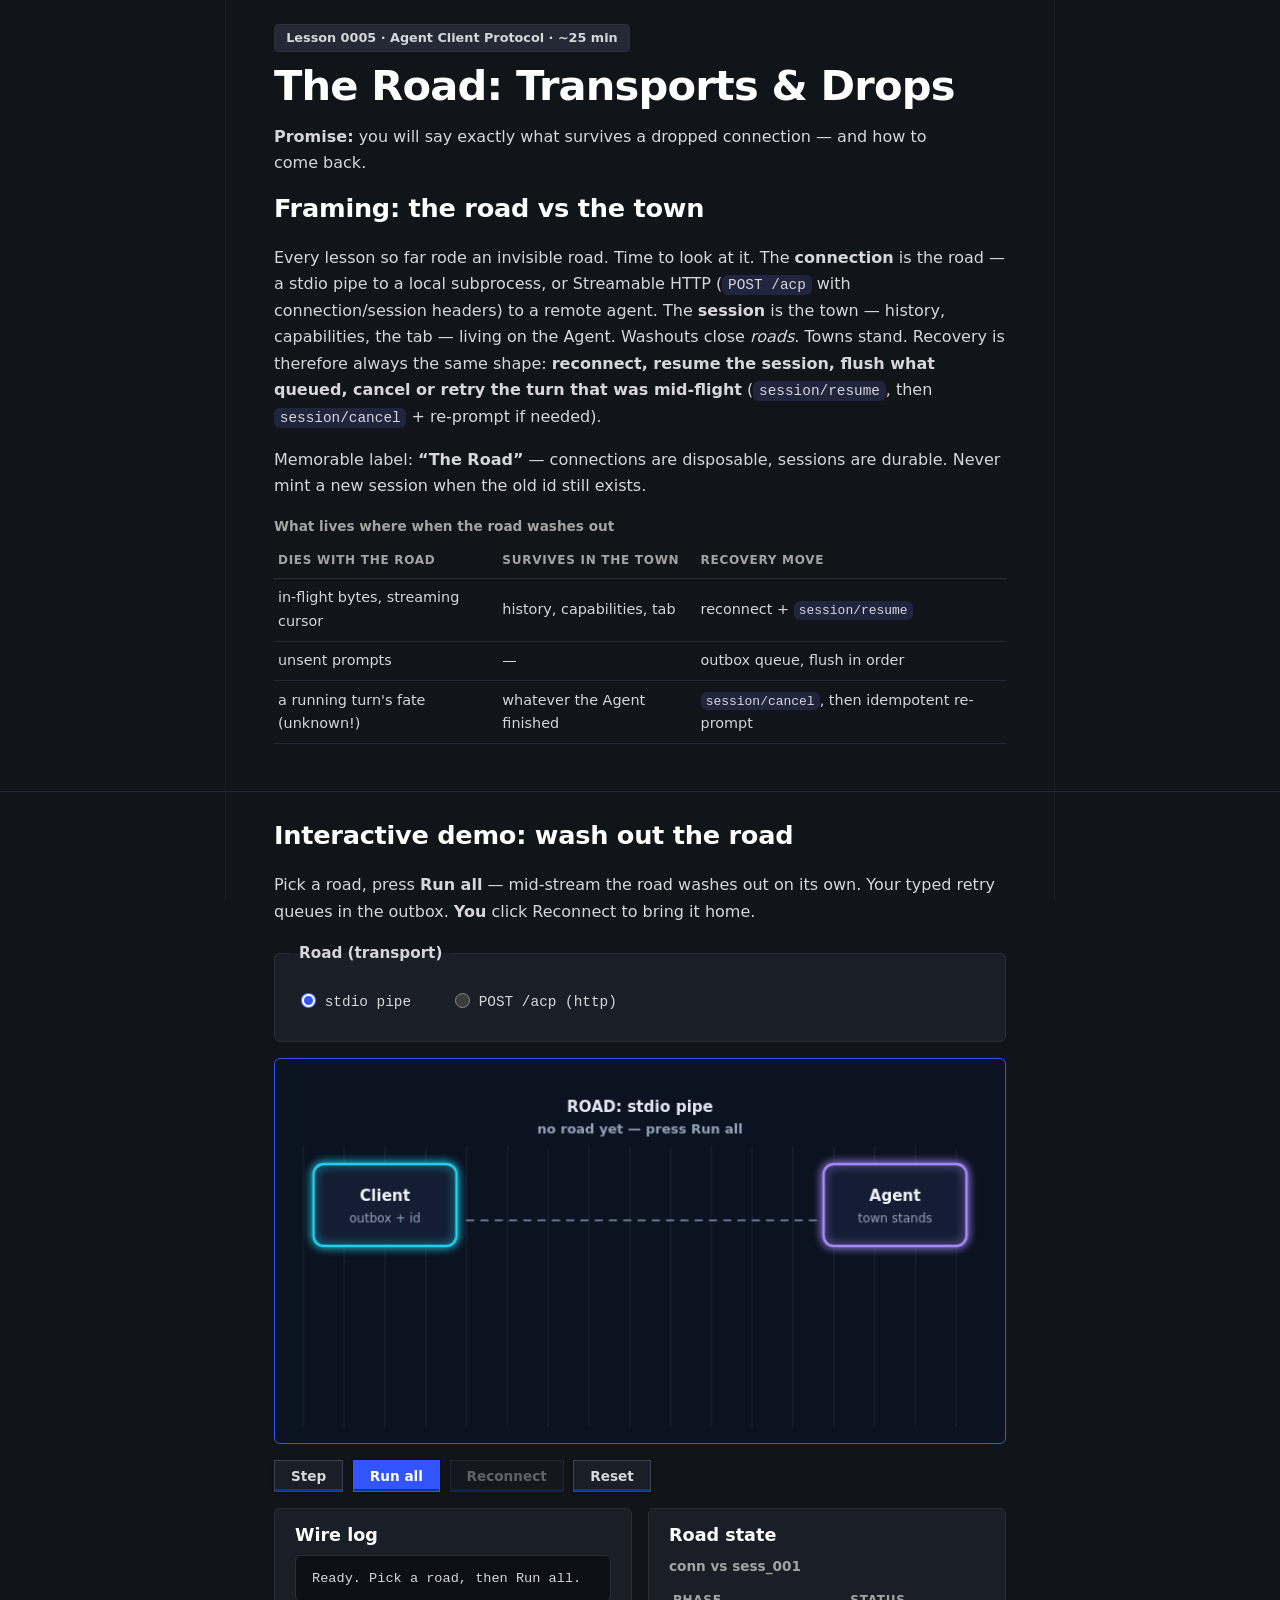
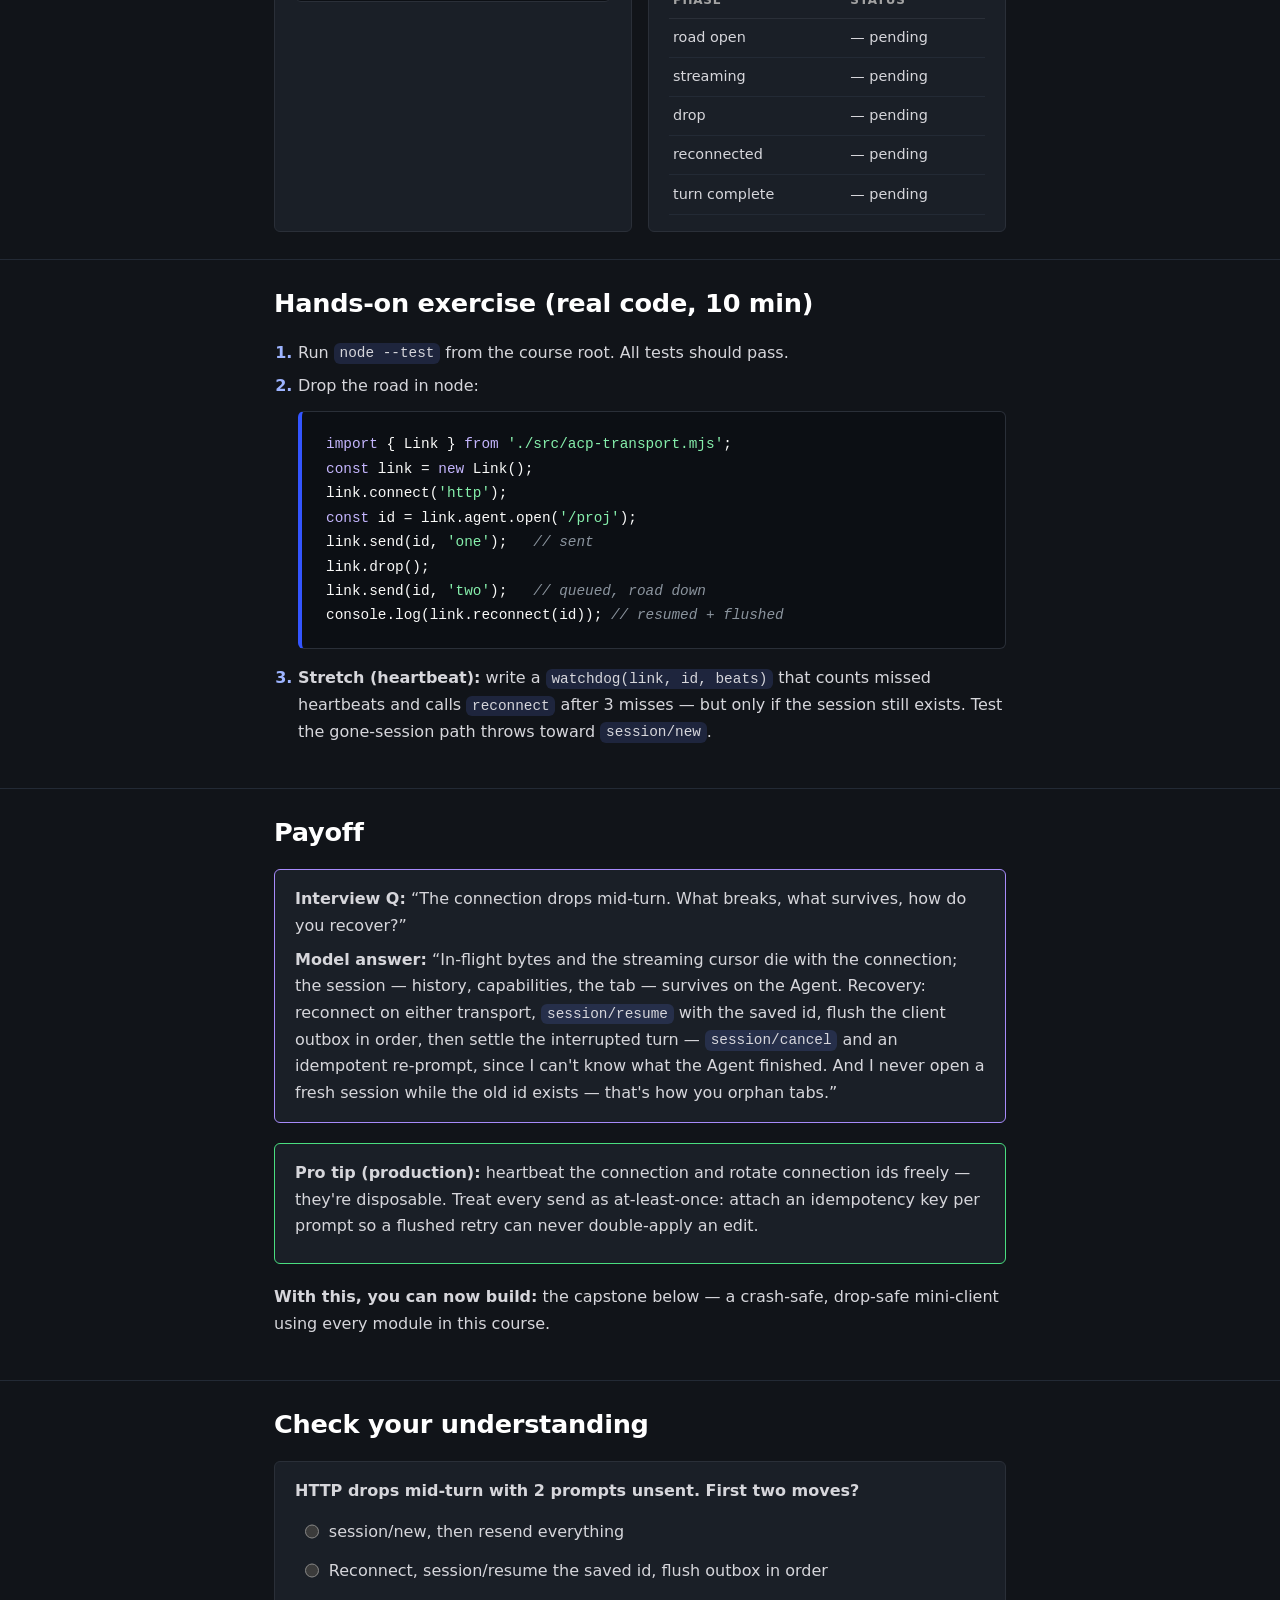
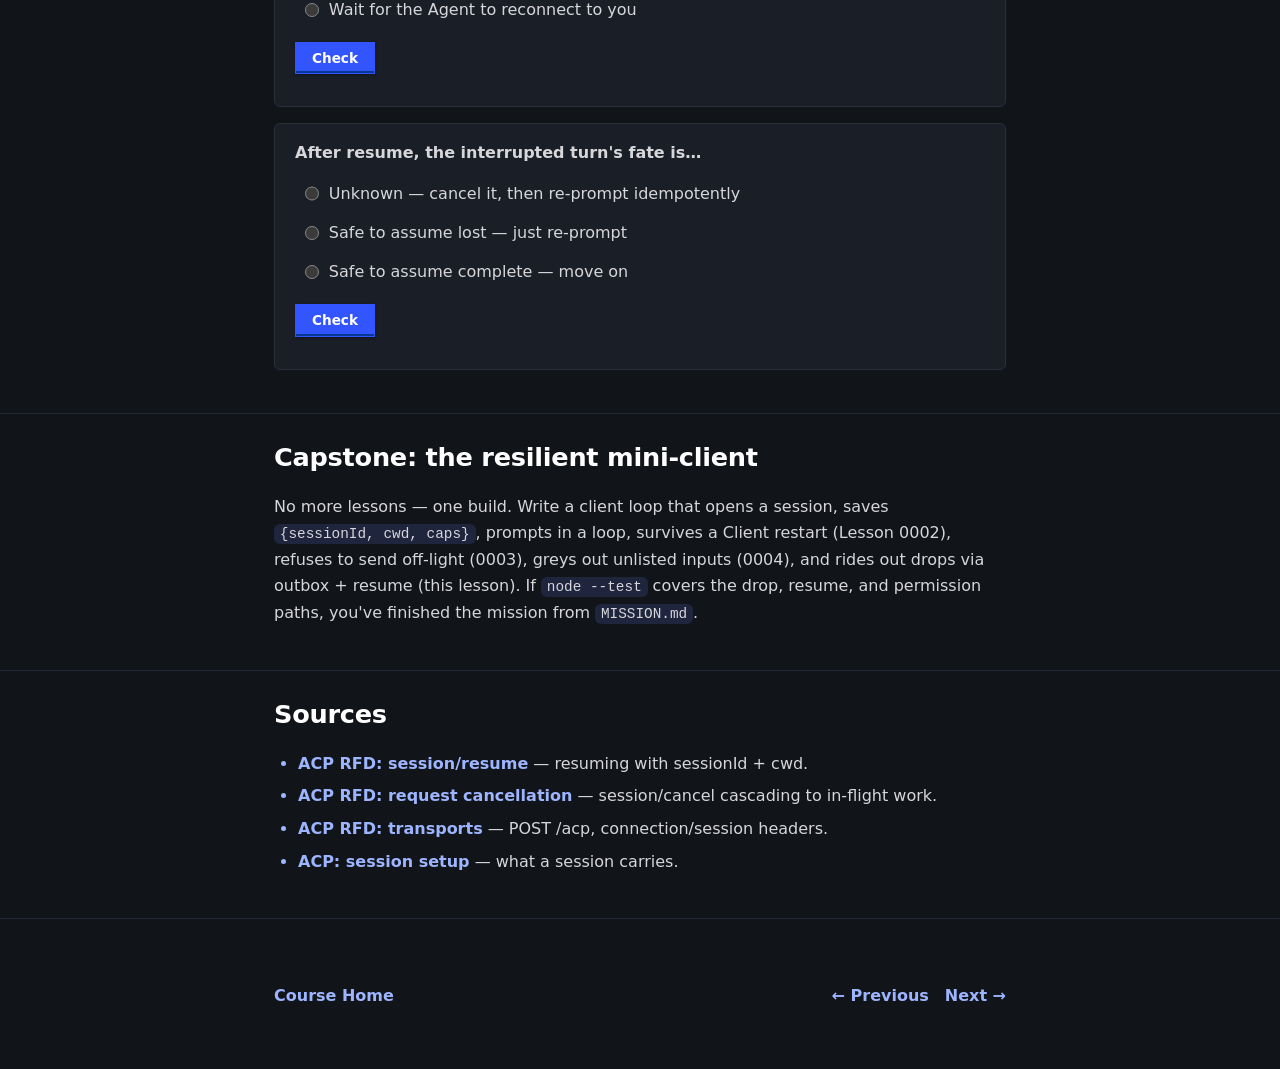
<file: lessons/0005-transports.html>
<!doctype html>
<html lang="en">
<head>
  <meta charset="utf-8">
  <meta name="viewport" content="width=device-width, initial-scale=1">
  <link rel="canonical" href="https://iamaamir.github.io/learn-acp/lessons/0005-transports.html">
  <meta name="description" content="ACP Lesson 5: transports and drops — stdio vs HTTP, session/resume, cancel, and the outbox. Cut-the-wire demo you reconnect.">
  <title>The Road: Transports &amp; Drops | ACP Lesson 5 — Learn ACP</title>
  <link rel="stylesheet" href="../assets/lesson.css">
  <script defer src="../assets/lesson-components.js"></script>
</head>
<body>
  <main>
    <lesson-header>
      <div>
        <p class="lesson-meta">Lesson 0005 · Agent Client Protocol · ~25 min</p>
        <h1>The Road: Transports &amp; Drops</h1>
        <p><strong>Promise:</strong> you will say exactly what survives a dropped connection — and how to come back.</p>
      </div>
    </lesson-header>

    <section aria-labelledby="framing">
      <h2 id="framing">Framing: the road vs the town</h2>
      <p>Every lesson so far rode an invisible road. Time to look at it. The <strong>connection</strong> is the road — a stdio pipe to a local subprocess, or Streamable HTTP (<code>POST /acp</code> with connection/session headers) to a remote agent. The <strong>session</strong> is the town — history, capabilities, the tab — living on the Agent. Washouts close <em>roads</em>. Towns stand. Recovery is therefore always the same shape: <strong>reconnect, resume the session, flush what queued, cancel or retry the turn that was mid-flight</strong> (<code>session/resume</code>, then <code>session/cancel</code> + re-prompt if needed).</p>
      <p>Memorable label: <strong>“The Road”</strong> — connections are disposable, sessions are durable. Never mint a new session when the old id still exists.</p>
      <table>
        <caption>What lives where when the road washes out</caption>
        <thead><tr><th scope="col">Dies with the road</th><th scope="col">Survives in the town</th><th scope="col">Recovery move</th></tr></thead>
        <tbody>
          <tr><td>in-flight bytes, streaming cursor</td><td>history, capabilities, tab</td><td>reconnect + <code>session/resume</code></td></tr>
          <tr><td>unsent prompts</td><td>—</td><td>outbox queue, flush in order</td></tr>
          <tr><td>a running turn's fate (unknown!)</td><td>whatever the Agent finished</td><td><code>session/cancel</code>, then idempotent re-prompt</td></tr>
        </tbody>
      </table>
    </section>

    <section aria-labelledby="demo">
      <h2 id="demo">Interactive demo: wash out the road</h2>
      <p>Pick a road, press <strong>Run all</strong> — mid-stream the road washes out on its own. Your typed retry queues in the outbox. <strong>You</strong> click Reconnect to bring it home.</p>

      <form id="road-form" class="choice-form">
        <fieldset>
          <legend>Road (transport)</legend>
          <label><input type="radio" name="road" id="r-stdio" checked> stdio pipe</label>
          <label><input type="radio" name="road" id="r-http"> POST /acp (http)</label>
        </fieldset>
      </form>

      <figure class="demo-panel arcade">
        <canvas id="road-canvas" width="700" height="360" aria-label="Animated connection drop mid-stream: packets freeze, reconnect resumes the same session"></canvas>
        <figcaption class="sr-only">Animation: connect, stream updates, connection drops and freezes a packet, reconnect resumes the same session and finishes the turn.</figcaption>
      </figure>

      <div class="btn-row">
        <button id="btn-step" type="button">Step</button>
        <button id="btn-run" type="button">Run all</button>
        <button id="btn-reconnect" type="button" disabled>Reconnect</button>
        <button id="btn-reset" type="button">Reset</button>
      </div>

      <div class="demo-panels" style="margin-top:1rem">
        <section class="demo-panel" aria-label="Wire log">
          <h3>Wire log</h3>
          <div class="event-log" id="wire-log" aria-live="polite">Ready. Pick a road, then Run all.</div>
        </section>
        <section class="demo-panel" aria-label="Road state">
          <h3>Road state</h3>
          <table>
            <caption>conn vs sess_001</caption>
            <thead><tr><th scope="col">Phase</th><th scope="col">Status</th></tr></thead>
            <tbody id="state-body">
              <tr><td>road open</td><td data-s="0">— pending</td></tr>
              <tr><td>streaming</td><td data-s="1">— pending</td></tr>
              <tr><td>drop</td><td data-s="2">— pending</td></tr>
              <tr><td>reconnected</td><td data-s="3">— pending</td></tr>
              <tr><td>turn complete</td><td data-s="4">— pending</td></tr>
            </tbody>
          </table>
        </section>
      </div>
    </section>

    <section aria-labelledby="exercise">
      <h2 id="exercise">Hands-on exercise (real code, 10 min)</h2>
      <ol>
        <li>Run <code>node --test</code> from the course root. All tests should pass.</li>
        <li>Drop the road in node:
          <pre><code><span class="tok-kw">import</span> { Link } <span class="tok-kw">from</span> <span class="tok-str">'./src/acp-transport.mjs'</span>;
<span class="tok-kw">const</span> link = <span class="tok-kw">new</span> Link();
link.connect(<span class="tok-str">'http'</span>);
<span class="tok-kw">const</span> id = link.agent.open(<span class="tok-str">'/proj'</span>);
link.send(id, <span class="tok-str">'one'</span>);   <span class="tok-com">// sent</span>
link.drop();
link.send(id, <span class="tok-str">'two'</span>);   <span class="tok-com">// queued, road down</span>
console.log(link.reconnect(id)); <span class="tok-com">// resumed + flushed</span></code></pre>
        </li>
        <li><strong>Stretch (heartbeat):</strong> write a <code>watchdog(link, id, beats)</code> that counts missed heartbeats and calls <code>reconnect</code> after 3 misses — but only if the session still exists. Test the gone-session path throws toward <code>session/new</code>.</li>
      </ol>
    </section>

    <section aria-labelledby="payoff">
      <h2 id="payoff">Payoff</h2>
      <div class="callout interview">
        <p><strong>Interview Q:</strong> “The connection drops mid-turn. What breaks, what survives, how do you recover?”</p>
        <p><strong>Model answer:</strong> “In-flight bytes and the streaming cursor die with the connection; the session — history, capabilities, the tab — survives on the Agent. Recovery: reconnect on either transport, <code>session/resume</code> with the saved id, flush the client outbox in order, then settle the interrupted turn — <code>session/cancel</code> and an idempotent re-prompt, since I can't know what the Agent finished. And I never open a fresh session while the old id exists — that's how you orphan tabs.”</p>
      </div>
      <div class="callout tip">
        <p><strong>Pro tip (production):</strong> heartbeat the connection and rotate connection ids freely — they're disposable. Treat every send as at-least-once: attach an idempotency key per prompt so a flushed retry can never double-apply an edit.</p>
      </div>
      <p><strong>With this, you can now build:</strong> the capstone below — a crash-safe, drop-safe mini-client using every module in this course.</p>
    </section>

    <section aria-labelledby="check">
      <h2 id="check">Check your understanding</h2>
      <knowledge-check correct="b"
        correct-feedback="Correct — new road, same town: reconnect, resume the saved id, flush the outbox."
        incorrect-feedback="Not quite — what died (bytes) versus what survived (the tab)?">
        <form>
          <fieldset>
            <legend>HTTP drops mid-turn with 2 prompts unsent. First two moves?</legend>
            <label><input type="radio" name="q1" value="a"> session/new, then resend everything</label>
            <label><input type="radio" name="q1" value="b"> Reconnect, session/resume the saved id, flush outbox in order</label>
            <label><input type="radio" name="q1" value="c"> Wait for the Agent to reconnect to you</label>
          </fieldset>
        </form>
      </knowledge-check>
      <knowledge-check correct="a"
        correct-feedback="Correct — the turn's fate is unknown; cancel and idempotently re-prompt."
        incorrect-feedback="Not quite — can you prove the Agent didn't finish the edit before the drop?">
        <form>
          <fieldset>
            <legend>After resume, the interrupted turn's fate is…</legend>
            <label><input type="radio" name="q2" value="a"> Unknown — cancel it, then re-prompt idempotently</label>
            <label><input type="radio" name="q2" value="b"> Safe to assume lost — just re-prompt</label>
            <label><input type="radio" name="q2" value="c"> Safe to assume complete — move on</label>
          </fieldset>
        </form>
      </knowledge-check>
    </section>

    <section aria-labelledby="next">
      <h2 id="next">Capstone: the resilient mini-client</h2>
      <p>No more lessons — one build. Write a client loop that opens a session, saves <code>{sessionId, cwd, caps}</code>, prompts in a loop, survives a Client restart (Lesson 0002), refuses to send off-light (0003), greys out unlisted inputs (0004), and rides out drops via outbox + resume (this lesson). If <code>node --test</code> covers the drop, resume, and permission paths, you've finished the mission from <code>MISSION.md</code>.</p>
    </section>

    <section aria-labelledby="sources">
      <h2 id="sources">Sources</h2>
      <ul>
        <li><a href="https://github.com/agentclientprotocol/agent-client-protocol/blob/main/docs/rfds/additional-directories.mdx">ACP RFD: session/resume</a> — resuming with sessionId + cwd.</li>
        <li><a href="https://github.com/agentclientprotocol/agent-client-protocol/blob/main/docs/rfds/request-cancellation.mdx">ACP RFD: request cancellation</a> — session/cancel cascading to in-flight work.</li>
        <li><a href="https://github.com/agentclientprotocol/agent-client-protocol/blob/main/docs/rfds/streamable-http-websocket-transport.mdx">ACP RFD: transports</a> — POST /acp, connection/session headers.</li>
        <li><a href="https://agentclientprotocol.com/protocol/v2/session-setup">ACP: session setup</a> — what a session carries.</li>
      </ul>
    </section>

    <lesson-nav home="../index.html" previous="0004-capabilities-auth.html" next="0006-capstone.html"></lesson-nav>
  </main>

  <script defer>
    // ── Canvas road demo (self-contained: file:// must not depend on external JS)
    const cv = document.getElementById("road-canvas");
    const ctx = cv.getContext("2d");
    const logEl = document.getElementById("wire-log");
    const rStdio = document.getElementById("r-stdio");
    const rHttp = document.getElementById("r-http");
    const btnStep = document.getElementById("btn-step");
    const btnRun = document.getElementById("btn-run");
    const btnReconnect = document.getElementById("btn-reconnect");
    const reduced = window.matchMedia("(prefers-reduced-motion: reduce)").matches;

    const CX0 = 100, CX1 = 600, WIRE_Y = 150;
    let flying = null, trail = [], pops = [], tNow = 0;
    let dropped = false, frozenX = null, banner = false;
    let phase = 0, awaitingReconnect = false, reconnectResolve = null;
    let running = false, connN = 0, flushedN = 0;

    const road = () => (rHttp.checked ? "http" : "stdio");
    const roadLabel = () =>
      road() === "http" ? "ROAD: POST /acp · headers" : "ROAD: stdio pipe";

    function draw() {
      ctx.clearRect(0, 0, cv.width, cv.height);
      ctx.save();
      ctx.strokeStyle = "rgba(148,163,184,0.14)"; ctx.lineWidth = 1;
      for (let gx = 20; gx < cv.width; gx += 40) {
        ctx.beginPath(); ctx.moveTo(gx, 78); ctx.lineTo(gx, cv.height - 8); ctx.stroke();
      }
      ctx.fillStyle = "#E2E8F0";
      ctx.font = "600 15px system-ui"; ctx.textAlign = "center"; ctx.textBaseline = "middle";
      ctx.fillText(roadLabel(), 350, 40);
      ctx.font = "600 13px system-ui"; ctx.fillStyle = dropped ? "#F87171" : "#94A3B8";
      ctx.fillText(
        connN === 0
          ? "no road yet — press Run all"
          : dropped
            ? "✗ conn dead — sess_001 alive on Agent"
            : `conn_00${connN} live · sess_001 on Agent · outbox ${flushedN} flushed`,
        350, 62,
      );
      box(CX0 - 70, 95, 140, 80, "#22D3EE", "Client", "outbox + id");
      box(CX1 - 70, 95, 140, 80, "#A78BFA", "Agent", "town stands");
      ctx.strokeStyle = dropped ? "#B91C1C" : "#64748B"; ctx.lineWidth = 2;
      ctx.setLineDash(dropped ? [2, 6] : [8, 6]); ctx.lineDashOffset = -tNow / 50;
      ctx.beginPath(); ctx.moveTo(CX0 + 75, WIRE_Y); ctx.lineTo(CX1 - 75, WIRE_Y); ctx.stroke();
      ctx.setLineDash([]);
      trail.forEach((tp, i) => {
        const f = (i + 1) / trail.length;
        ctx.globalAlpha = f * 0.55;
        ctx.beginPath(); ctx.arc(tp.x, tp.y, 2 + 5 * f, 0, Math.PI * 2);
        ctx.fillStyle = tp.color; ctx.fill();
      });
      ctx.globalAlpha = 1;
      if (flying) {
        ctx.beginPath(); ctx.arc(flying.x, flying.y, 7, 0, Math.PI * 2);
        ctx.fillStyle = flying.color;
        ctx.shadowColor = flying.color; ctx.shadowBlur = 18;
        ctx.fill(); ctx.shadowBlur = 0;
      }
      if (frozenX !== null) {
        ctx.beginPath(); ctx.arc(frozenX, WIRE_Y, 7, 0, Math.PI * 2);
        ctx.fillStyle = "#FBBF24";
        ctx.shadowColor = "#FBBF24"; ctx.shadowBlur = 14;
        ctx.fill(); ctx.shadowBlur = 0;
        ctx.fillStyle = "#FDE68A"; ctx.font = "12px system-ui";
        ctx.fillText("frozen mid-wire", frozenX, WIRE_Y - 22);
      }
      pops = pops.filter((p) => tNow - p.t0 < 450);
      pops.forEach((p) => {
        const k = Math.min(1, Math.max(0, (tNow - p.t0) / 450));
        ctx.globalAlpha = 1 - k;
        ctx.beginPath(); ctx.arc(p.x, p.y, Math.max(0.1, 8 + 26 * k), 0, Math.PI * 2);
        ctx.strokeStyle = p.color; ctx.lineWidth = 3; ctx.stroke();
      });
      ctx.globalAlpha = 1;
      if (banner) {
        const blink = Math.floor(tNow / 400) % 2 === 0;
        ctx.fillStyle = "#450A0A"; ctx.strokeStyle = "#F87171";
        ctx.lineWidth = blink ? 4 : 2;
        ctx.shadowColor = "#F87171"; ctx.shadowBlur = blink ? 22 : 10;
        ctx.beginPath();
        if (ctx.roundRect) ctx.roundRect(215, 200, 270, 60, 10); else ctx.rect(215, 200, 270, 60);
        ctx.fill(); ctx.stroke(); ctx.shadowBlur = 0;
        ctx.fillStyle = "#FECACA"; ctx.font = "600 14px system-ui";
        ctx.fillText("✗ ROAD WASHED OUT", 350, 220);
        ctx.font = "12px system-ui"; ctx.fillStyle = "#F87171";
        ctx.fillText("town stands — click Reconnect", 350, 241);
      }
      ctx.restore();
    }

    function box(x, y, w, h, stroke, title, sub) {
      ctx.fillStyle = "#141D33"; ctx.strokeStyle = stroke; ctx.lineWidth = 2.5;
      ctx.shadowColor = stroke; ctx.shadowBlur = 10;
      ctx.beginPath();
      if (ctx.roundRect) ctx.roundRect(x, y, w, h, 10); else ctx.rect(x, y, w, h);
      ctx.fill(); ctx.stroke(); ctx.shadowBlur = 0;
      ctx.fillStyle = "#F1F5F9"; ctx.font = "600 15px system-ui"; ctx.textAlign = "center";
      ctx.fillText(title, x + w / 2, y + 32);
      ctx.font = "12px system-ui"; ctx.fillStyle = "#94A3B8";
      ctx.fillText(sub, x + w / 2, y + 54);
    }

    function loop(t) {
      tNow = t || 0;
      draw();
      if (!reduced) requestAnimationFrame(loop);
    }

    function say(msg) {
      if (logEl.textContent.startsWith("Ready.")) logEl.textContent = "";
      const line = document.createElement("div");
      line.textContent = msg;
      logEl.appendChild(line);
      logEl.scrollTop = logEl.scrollHeight;
    }
    function mark(i, text) {
      document.querySelectorAll("#state-body td[data-s]").forEach((cell) => {
        if (Number(cell.getAttribute("data-s")) === i) cell.textContent = text;
      });
    }
    function setGate(on) {
      awaitingReconnect = on;
      btnReconnect.disabled = !on;
    }
    function finish(msg) {
      say(msg);
      btnStep.disabled = true;
      btnRun.disabled = true;
      document.getElementById("btn-reset").classList.add("is-done");
    }
    function wake() {
      btnStep.disabled = false;
      btnRun.disabled = false;
      document.getElementById("btn-reset").classList.remove("is-done");
    }

    function fly(x0, x1, y, color, freezeAt) {
      return new Promise((res) => {
        trail = [];
        if (reduced) { pops.push({ x: x1, y, color, t0: tNow }); draw(); res(); return; }
        const easeInOut = (k) => (k < 0.5 ? 4 * k * k * k : 1 - Math.pow(-2 * k + 2, 3) / 2);
        const t0 = performance.now(), dur = 600;
        (function frame(t) {
          const raw = Math.min(1, (t - t0) / dur);
          const k = easeInOut(raw);
          const stopAt = freezeAt !== undefined && k >= freezeAt;
          const kk = stopAt ? freezeAt : k;
          flying = { x: x0 + (x1 - x0) * kk, y, color };
          trail.push({ x: flying.x, y, color });
          if (trail.length > 16) trail.shift();
          draw();
          if (stopAt) { flying = null; frozenX = x0 + (x1 - x0) * freezeAt; trail = []; draw(); res(); return; }
          if (raw < 1) requestAnimationFrame(frame);
          else {
            flying = null; trail = [];
            pops.push({ x: x1, y, color, t0: t });
            draw(); res();
          }
        })(t0);
      });
    }
    const wait = (ms) => new Promise((r) => setTimeout(r, reduced ? 0 : ms));

    async function burst(n, color) {
      for (let k = 0; k < n; k++) {
        await fly(CX1 - 75, CX0 + 75, WIRE_Y + 30, color || "#A78BFA");
        draw();
        await wait(180);
      }
    }

    async function doPhase(i) {
      if (i === 0) {
        connN++;
        if (road() === "http") {
          say(`1. POST /acp + Acp-Connection-Id → conn_00${connN} (http). session/resume sess_001 → town found.`);
        } else {
          say(`1. stdio pipe open → conn_00${connN}. session/resume sess_001 → town found.`);
        }
        await fly(CX0 + 75, CX1 - 75, WIRE_Y, "#22D3EE");
        say("   C→A session/prompt “fix login” → ack. Light: running.");
        mark(0, `road ✓ conn_00${connN}`);
        draw();
      } else if (i === 1) {
        say("2. Updates stream home…");
        await burst(4);
        mark(1, "streaming…");
      } else if (i === 2) {
        say("3. ✗ DROP mid-stream — you watch a packet freeze.");
        await fly(CX1 - 75, CX0 + 75, WIRE_Y + 30, "#A78BFA", 0.45);
        dropped = true; banner = true; draw();
        say("   Road dead. Town stands (history, caps, tab untouched).");
        say("   You type “still there?” → outbox (1 queued). Reconnect is yours.");
        mark(2, "✗ DROPPED — town stands");
        setGate(true);
        await new Promise((res) => { reconnectResolve = res; });
        setGate(false); banner = false; dropped = false; frozenX = null; draw();
      } else if (i === 3) {
        connN++;
        flushedN++;
        say(`4. C→A reconnect → conn_00${connN} (${road()}). session/resume sess_001 → resumed.`);
        await fly(CX0 + 75, CX1 - 75, WIRE_Y, "#4ADE80");
        say("   Outbox flushes in order: “still there?” → sent. Turn re-acked as running.");
        mark(3, `resumed ✓ +${flushedN} flushed`);
        draw();
      } else if (i === 4) {
        say("5. Remaining stream lands…");
        await burst(3);
        say("6. state:idle, stop: complete. Tally: 1 drop survived · 0 tabs lost · 0 sessions orphaned.");
        mark(4, "idle ✓ drop survived");
      }
    }

    function reset() {
      wake();
      if (reconnectResolve) { const r = reconnectResolve; reconnectResolve = null; r(); }
      phase = 0; flying = null; trail = []; pops = [];
      dropped = false; frozenX = null; banner = false;
      connN = 0; flushedN = 0;
      setGate(false);
      logEl.textContent = "Ready. Pick a road, then Run all.";
      document.querySelectorAll("#state-body td[data-s]").forEach((cell) => { cell.textContent = "— pending"; });
      draw();
    }

    btnStep.addEventListener("click", async () => {
      if (running) return;
      if (awaitingReconnect) { say("(waiting — click Reconnect first)"); return; }
      if (phase > 4) return;
      btnStep.disabled = true;
      await doPhase(phase); phase++;
      if (phase > 4) finish("Done — 1 drop survived. Hit Reset to replay.");
      else btnStep.disabled = false;
    });
    btnRun.addEventListener("click", async () => {
      if (running) return;
      running = true; reset();
      btnStep.disabled = true; btnRun.disabled = true;
      while (phase <= 4) { await doPhase(phase); phase++; }
      running = false;
      finish("Done — 1 drop survived. Hit Reset to replay.");
    });
    document.getElementById("btn-reset").addEventListener("click", () => { running = false; reset(); });
    btnReconnect.addEventListener("click", () => {
      if (reconnectResolve) { const r = reconnectResolve; reconnectResolve = null; r(); }
    });
    for (const t of [rStdio, rHttp]) {
      t.addEventListener("change", () => {
        if (running) return;
        reset();
        say("Road changed — press Run all.");
      });
    }

    draw();
    requestAnimationFrame(loop);
  </script>
</body>
</html>
</file>
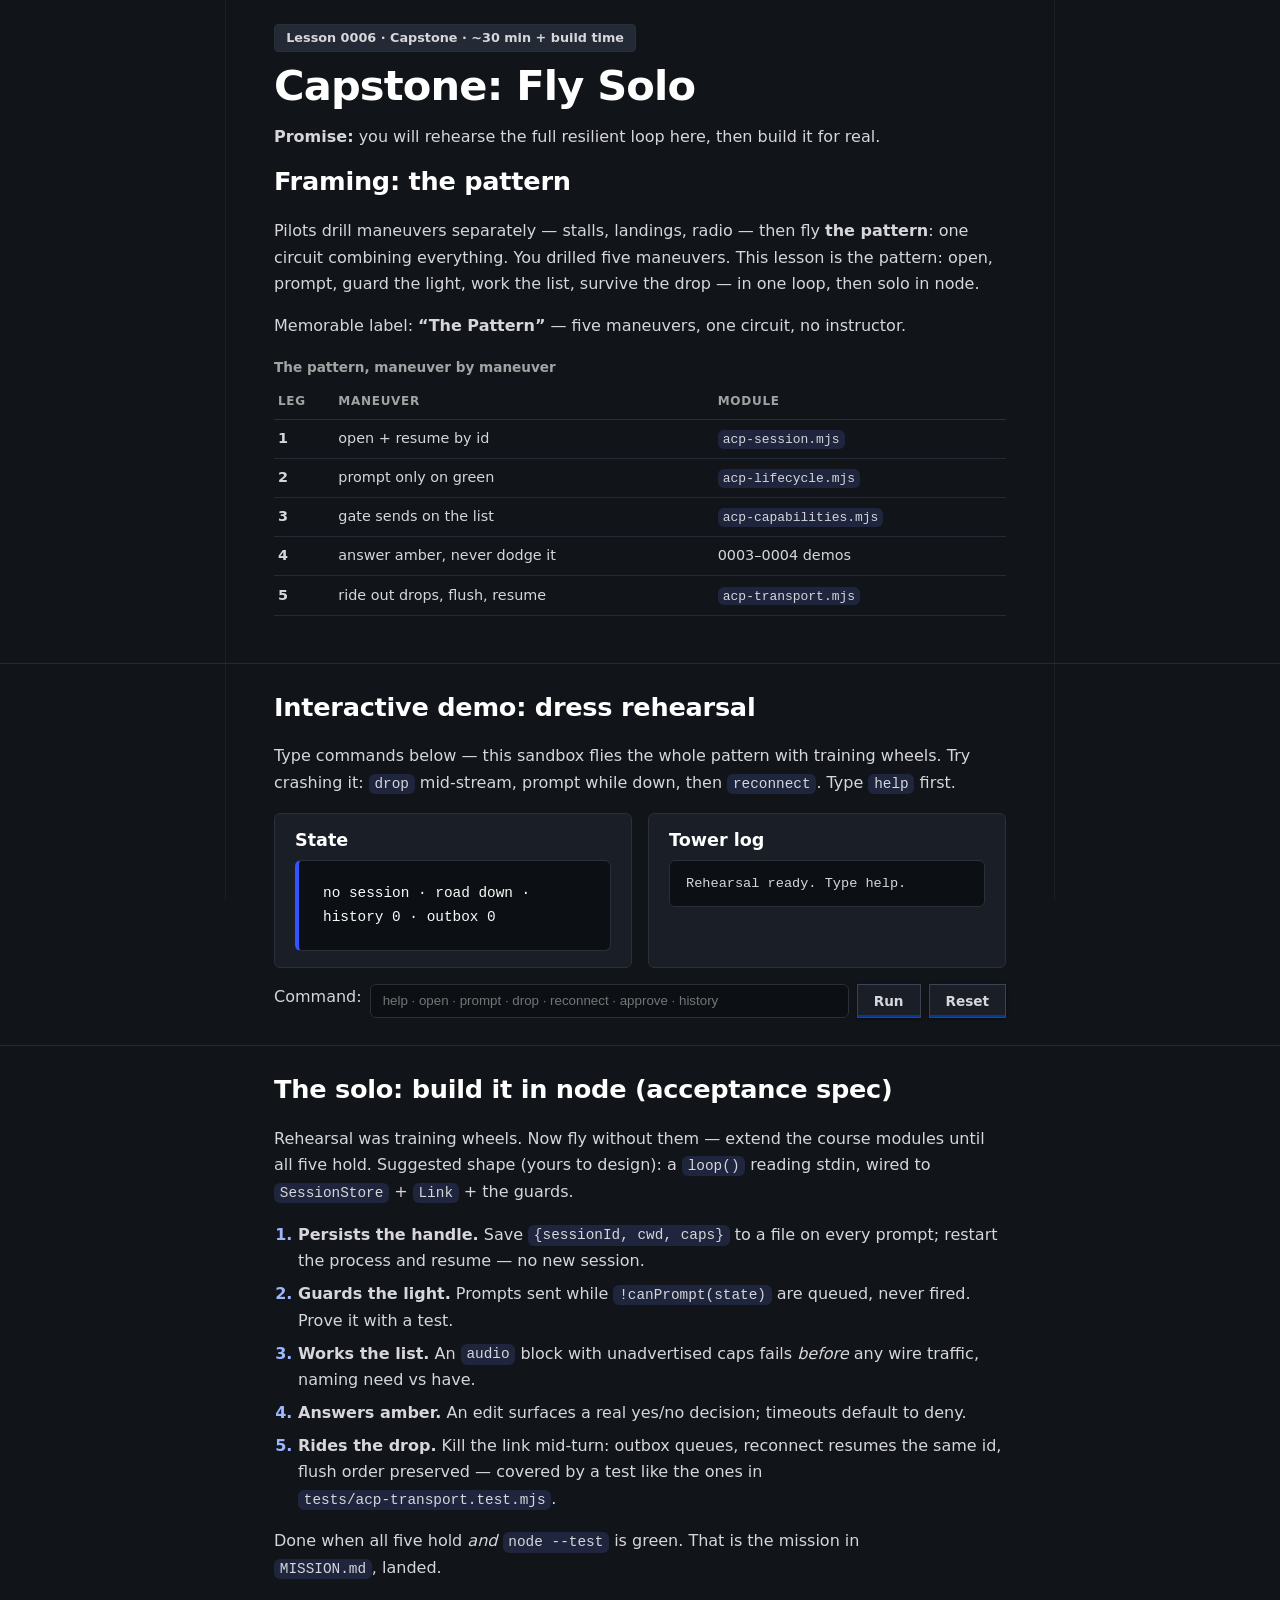
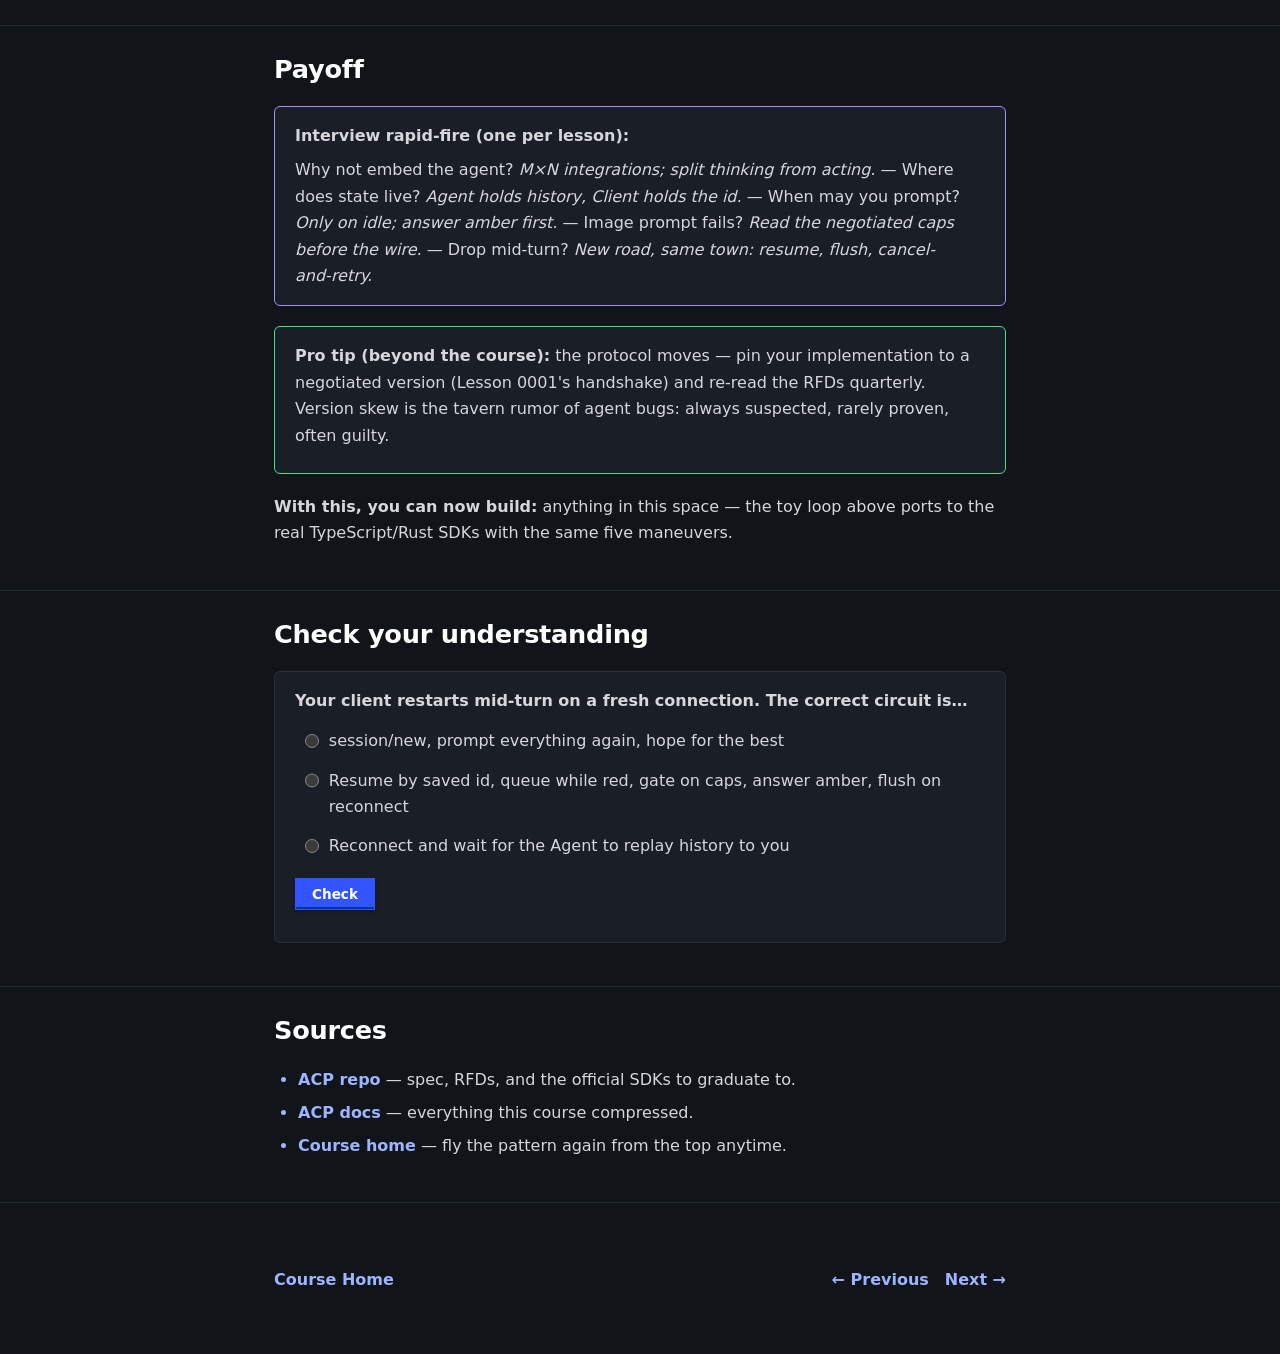
<file: lessons/0006-capstone.html>
<!doctype html>
<html lang="en">
<head>
  <meta charset="utf-8">
  <meta name="viewport" content="width=device-width, initial-scale=1">
  <link rel="canonical" href="https://iamaamir.github.io/learn-acp/lessons/0006-capstone.html">
  <meta name="description" content="ACP capstone: rehearse the full resilient loop in a command sandbox, then build the crash-safe, drop-safe mini-client yourself.">
  <title>Capstone: Fly Solo | ACP Lesson 6 — Learn ACP</title>
  <link rel="stylesheet" href="../assets/lesson.css">
  <script defer src="../assets/lesson-components.js"></script>
</head>
<body>
  <main>
    <lesson-header>
      <div>
        <p class="lesson-meta">Lesson 0006 · Capstone · ~30 min + build time</p>
        <h1>Capstone: Fly Solo</h1>
        <p><strong>Promise:</strong> you will rehearse the full resilient loop here, then build it for real.</p>
      </div>
    </lesson-header>

    <section aria-labelledby="framing">
      <h2 id="framing">Framing: the pattern</h2>
      <p>Pilots drill maneuvers separately — stalls, landings, radio — then fly <strong>the pattern</strong>: one circuit combining everything. You drilled five maneuvers. This lesson is the pattern: open, prompt, guard the light, work the list, survive the drop — in one loop, then solo in node.</p>
      <p>Memorable label: <strong>“The Pattern”</strong> — five maneuvers, one circuit, no instructor.</p>
      <table>
        <caption>The pattern, maneuver by maneuver</caption>
        <thead><tr><th scope="col">Leg</th><th scope="col">Maneuver</th><th scope="col">Module</th></tr></thead>
        <tbody>
          <tr><th scope="row">1</th><td>open + resume by id</td><td><code>acp-session.mjs</code></td></tr>
          <tr><th scope="row">2</th><td>prompt only on green</td><td><code>acp-lifecycle.mjs</code></td></tr>
          <tr><th scope="row">3</th><td>gate sends on the list</td><td><code>acp-capabilities.mjs</code></td></tr>
          <tr><th scope="row">4</th><td>answer amber, never dodge it</td><td>0003–0004 demos</td></tr>
          <tr><th scope="row">5</th><td>ride out drops, flush, resume</td><td><code>acp-transport.mjs</code></td></tr>
        </tbody>
      </table>
    </section>

    <section aria-labelledby="demo">
      <h2 id="demo">Interactive demo: dress rehearsal</h2>
      <p>Type commands below — this sandbox flies the whole pattern with training wheels. Try crashing it: <code>drop</code> mid-stream, prompt while down, then <code>reconnect</code>. Type <code>help</code> first.</p>

      <div class="sandbox">
        <div class="demo-panels">
          <section class="demo-panel" aria-label="Aircraft state">
            <h3>State</h3>
            <pre id="cap-state" style="min-height:3em;">no session — type: open /proj</pre>
          </section>
          <section class="demo-panel" aria-label="Tower log">
            <h3>Tower log</h3>
            <div class="event-log" id="cap-log" aria-live="polite">Rehearsal ready. Type help.</div>
          </section>
        </div>
        <form class="sandbox-input" id="cap-form">
          <label for="cap-cmd">Command:</label>
          <input type="text" id="cap-cmd" placeholder="help · open · prompt · drop · reconnect · approve · history" autocomplete="off">
          <button type="submit">Run</button>
          <button type="button" id="cap-reset">Reset</button>
        </form>
      </div>
    </section>

    <section aria-labelledby="solo">
      <h2 id="solo">The solo: build it in node (acceptance spec)</h2>
      <p>Rehearsal was training wheels. Now fly without them — extend the course modules until all five hold. Suggested shape (yours to design): a <code>loop()</code> reading stdin, wired to <code>SessionStore</code> + <code>Link</code> + the guards.</p>
      <ol>
        <li><strong>Persists the handle.</strong> Save <code>{sessionId, cwd, caps}</code> to a file on every prompt; restart the process and resume — no new session.</li>
        <li><strong>Guards the light.</strong> Prompts sent while <code>!canPrompt(state)</code> are queued, never fired. Prove it with a test.</li>
        <li><strong>Works the list.</strong> An <code>audio</code> block with unadvertised caps fails <em>before</em> any wire traffic, naming need vs have.</li>
        <li><strong>Answers amber.</strong> An edit surfaces a real yes/no decision; timeouts default to deny.</li>
        <li><strong>Rides the drop.</strong> Kill the link mid-turn: outbox queues, reconnect resumes the same id, flush order preserved — covered by a test like the ones in <code>tests/acp-transport.test.mjs</code>.</li>
      </ol>
      <p>Done when all five hold <em>and</em> <code>node --test</code> is green. That is the mission in <code>MISSION.md</code>, landed.</p>
    </section>

    <section aria-labelledby="payoff">
      <h2 id="payoff">Payoff</h2>
      <div class="callout interview">
        <p><strong>Interview rapid-fire (one per lesson):</strong></p>
        <p>Why not embed the agent? <em>M×N integrations; split thinking from acting.</em> — Where does state live? <em>Agent holds history, Client holds the id.</em> — When may you prompt? <em>Only on idle; answer amber first.</em> — Image prompt fails? <em>Read the negotiated caps before the wire.</em> — Drop mid-turn? <em>New road, same town: resume, flush, cancel-and-retry.</em></p>
      </div>
      <div class="callout tip">
        <p><strong>Pro tip (beyond the course):</strong> the protocol moves — pin your implementation to a negotiated version (Lesson 0001's handshake) and re-read the RFDs quarterly. Version skew is the tavern rumor of agent bugs: always suspected, rarely proven, often guilty.</p>
      </div>
      <p><strong>With this, you can now build:</strong> anything in this space — the toy loop above ports to the real TypeScript/Rust SDKs with the same five maneuvers.</p>
    </section>

    <section aria-labelledby="check">
      <h2 id="check">Check your understanding</h2>
      <knowledge-check correct="b"
        correct-feedback="Correct — the whole pattern in one flight: resume, guard, gate, answer, flush."
        incorrect-feedback="Not quite — walk the five legs of the pattern table above. Which leg is missing?">
        <form>
          <fieldset>
            <legend>Your client restarts mid-turn on a fresh connection. The correct circuit is…</legend>
            <label><input type="radio" name="q1" value="a"> session/new, prompt everything again, hope for the best</label>
            <label><input type="radio" name="q1" value="b"> Resume by saved id, queue while red, gate on caps, answer amber, flush on reconnect</label>
            <label><input type="radio" name="q1" value="c"> Reconnect and wait for the Agent to replay history to you</label>
          </fieldset>
        </form>
      </knowledge-check>
    </section>

    <section aria-labelledby="sources">
      <h2 id="sources">Sources</h2>
      <ul>
        <li><a href="https://github.com/agentclientprotocol/agent-client-protocol">ACP repo</a> — spec, RFDs, and the official SDKs to graduate to.</li>
        <li><a href="https://agentclientprotocol.com">ACP docs</a> — everything this course compressed.</li>
        <li><a href="../index.html">Course home</a> — fly the pattern again from the top anytime.</li>
      </ul>
    </section>

    <lesson-nav home="../index.html" previous="0005-transports.html" next="0007-slash-commands.html"></lesson-nav>
  </main>

  <script defer>
    // ── Capstone sandbox: the pattern with training wheels ──
    // Self-contained on purpose (file:// must not depend on external JS).
    const S = { sess: null, history: [], alive: false, outbox: [], holding: false, conn: 0 };
    const logEl = document.getElementById("cap-log");
    const stateEl = document.getElementById("cap-state");
    const input = document.getElementById("cap-cmd");

    function say(msg) {
      if (logEl.textContent.startsWith("Rehearsal")) logEl.textContent = "";
      const line = document.createElement("div");
      line.textContent = msg;
      logEl.appendChild(line);
      logEl.scrollTop = logEl.scrollHeight;
    }
    function paint() {
      stateEl.textContent =
        (S.sess ? S.sess : "no session") +
        " · " + (S.alive ? `conn_00${S.conn} live` : "road down") +
        ` · history ${S.history.length} · outbox ${S.outbox.length}` +
        (S.holding ? " · HOLDING (approve/deny)" : "");
    }
    function resetAll() {
      S.sess = null; S.history = []; S.alive = false;
      S.outbox = []; S.holding = false; S.conn = 0;
      logEl.textContent = "Rehearsal ready. Type help.";
      paint();
    }

    function run(raw) {
      const parts = raw.trim().split(/\s+/);
      const cmd = (parts[0] || "").toLowerCase();
      const rest = parts.slice(1).join(" ");
      if (!cmd) return;
      if (cmd === "help") {
        say("open <cwd> · prompt <text> · drop · reconnect · approve · deny · history · reset");
        return;
      }
      if (cmd === "open") {
        if (S.sess) { say("Session already open — reset first."); return; }
        S.sess = "sess_001"; S.alive = true; S.conn = 1;
        say(`session/new { cwd: ${rest || "/proj"} } → sess_001. Tab open, road live.`);
      } else if (cmd === "prompt") {
        if (!S.sess) { say("No session — open one first."); return; }
        if (S.holding) { say("Holding on amber — type approve or deny first."); return; }
        if (!rest) { say("Prompt what? Try: prompt fix login"); return; }
        if (!S.alive) { S.outbox.push(rest); say(`Road down — queued (${S.outbox.length} in outbox).`); }
        else if (/edit/i.test(rest)) {
          S.holding = true;
          say(`C→A session/prompt “${rest}” → requires_action: allow it? approve / deny.`);
        } else {
          S.history.push(rest);
          say(`C→A prompt “${rest}” → ack, streamed, idle. History ${S.history.length}.`);
        }
      } else if (cmd === "drop") {
        if (!S.alive) { say("Road already down."); return; }
        S.alive = false;
        say("✗ DROP — town stands. Prompts now queue.");
      } else if (cmd === "reconnect") {
        if (!S.sess) { say("Nothing to resume — open first."); return; }
        if (S.alive) { say("Road already live."); return; }
        S.alive = true; S.conn++;
        const n = S.outbox.length;
        for (const t of S.outbox.splice(0)) S.history.push(t);
        say(`Reconnected conn_00${S.conn}, resumed sess_001, flushed ${n}. History ${S.history.length}.`);
      } else if (cmd === "approve" || cmd === "deny") {
        if (!S.holding) { say("Nothing waiting on you."); return; }
        S.holding = false;
        if (cmd === "approve") { S.history.push("[edit approved]"); say("Granted — edit proceeds."); }
        else say("Denied — agent routes around it.");
      } else if (cmd === "history") {
        say(S.history.length ? S.history.map((h, i) => `${i + 1}. ${h}`).join(" | ") : "(empty tab)");
      } else if (cmd === "reset") {
        resetAll();
        return;
      } else {
        say(`Unknown: ${cmd} — try help.`);
        return;
      }
      paint();
    }

    document.getElementById("cap-form").addEventListener("submit", (e) => {
      e.preventDefault();
      run(input.value);
      input.value = "";
    });
    document.getElementById("cap-reset").addEventListener("click", resetAll);
    paint();
  </script>
</body>
</html>
</file>
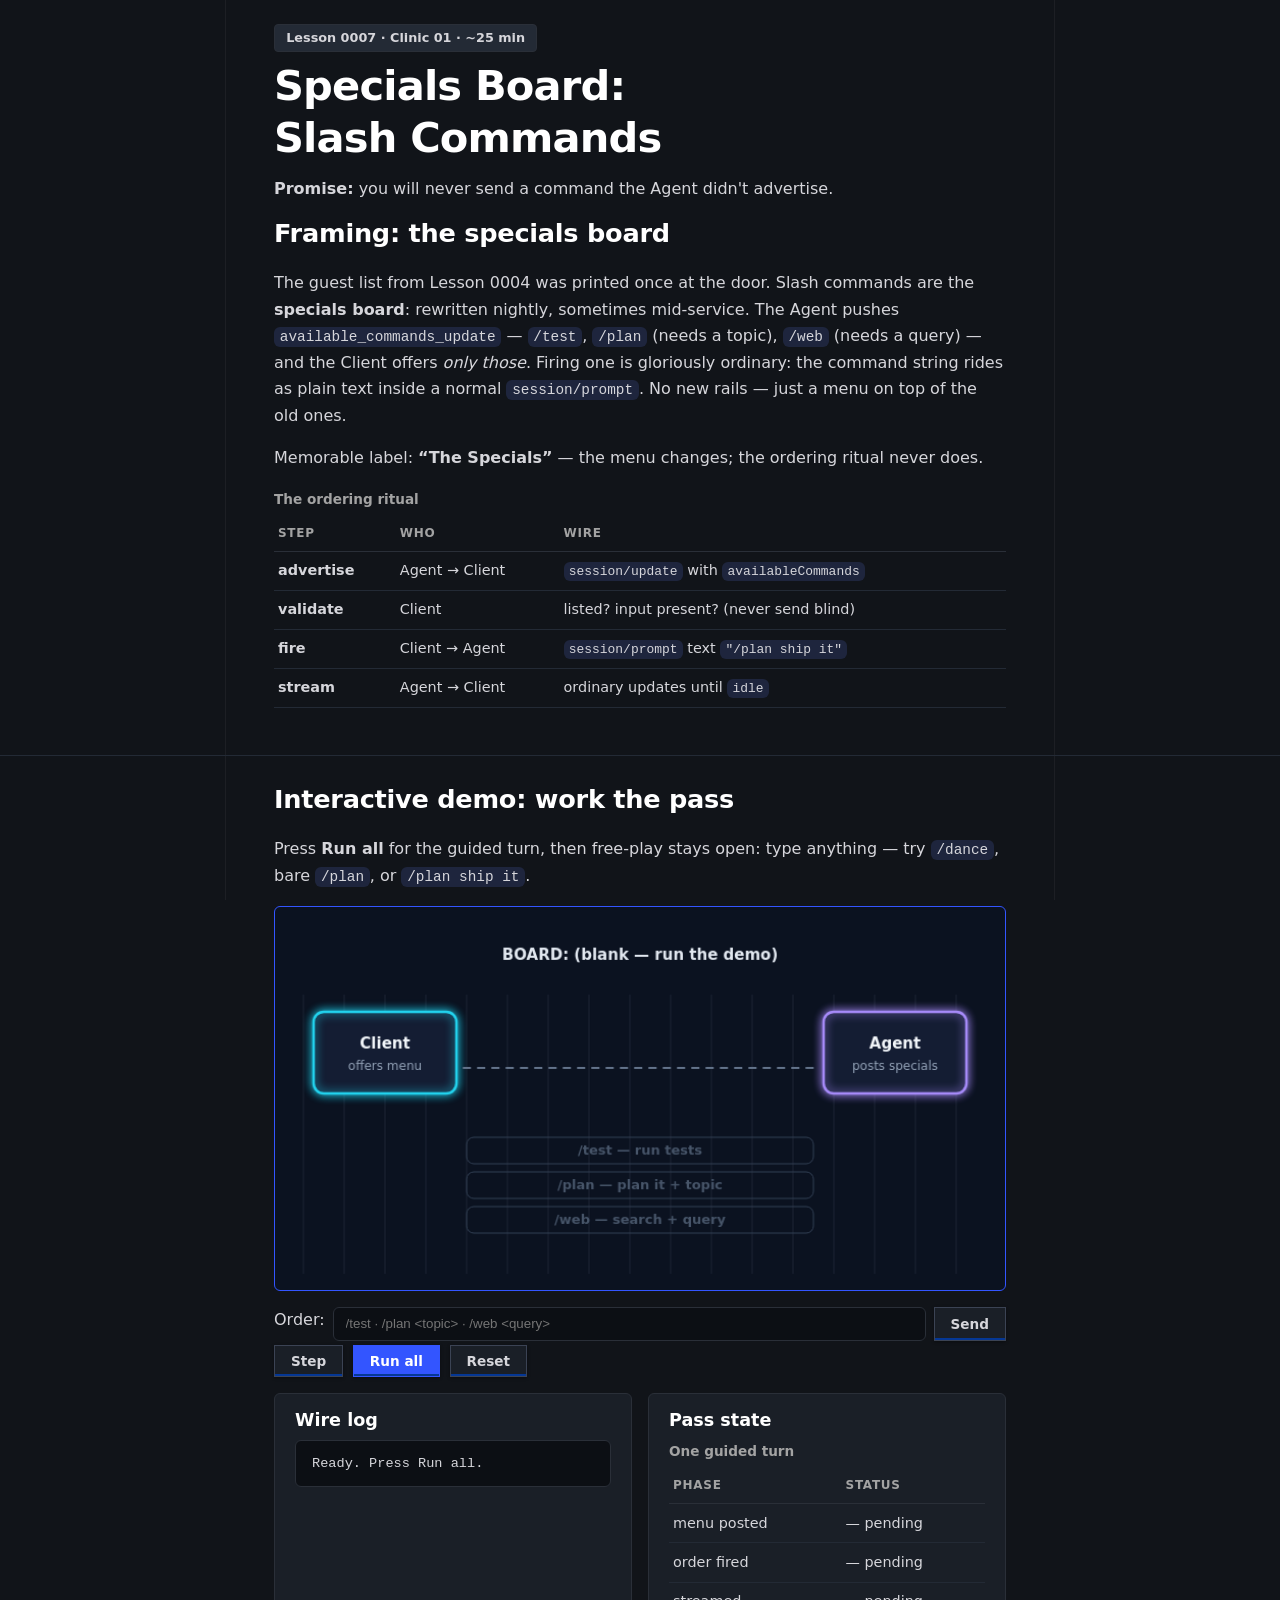
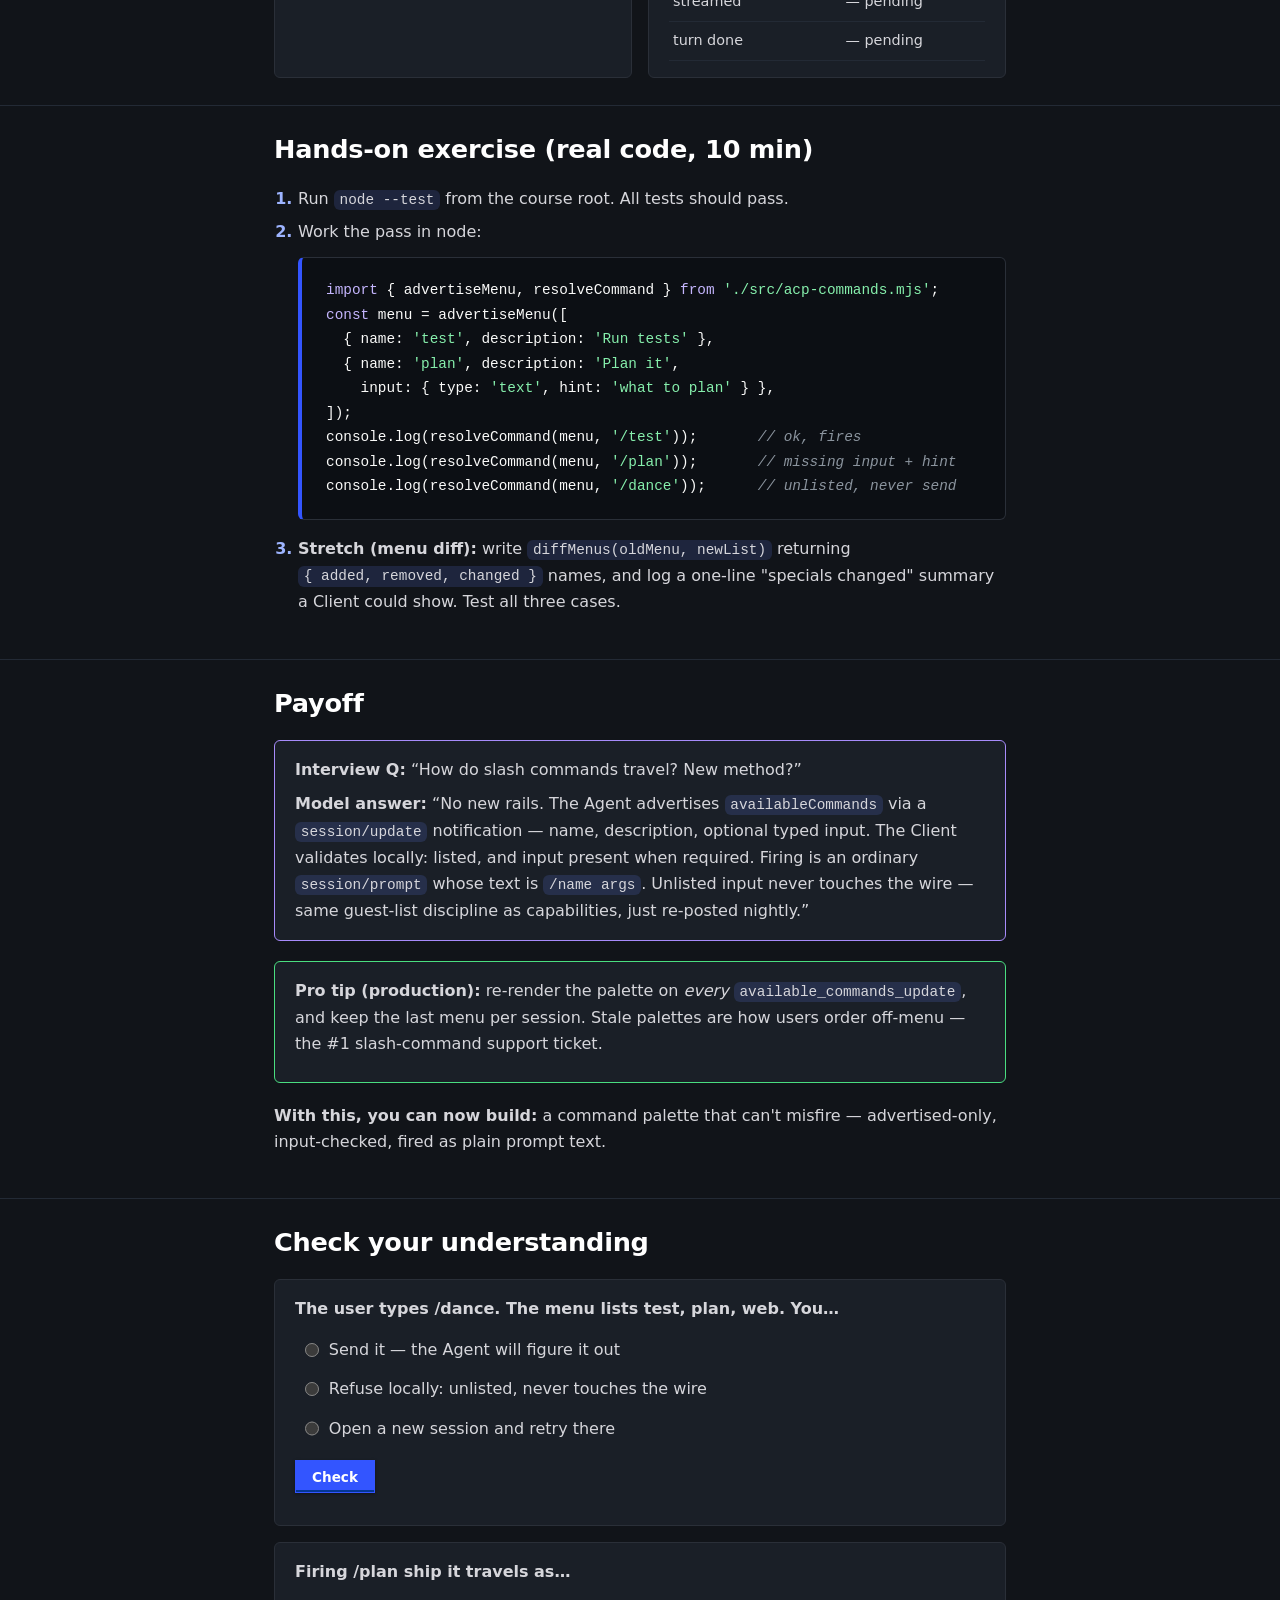
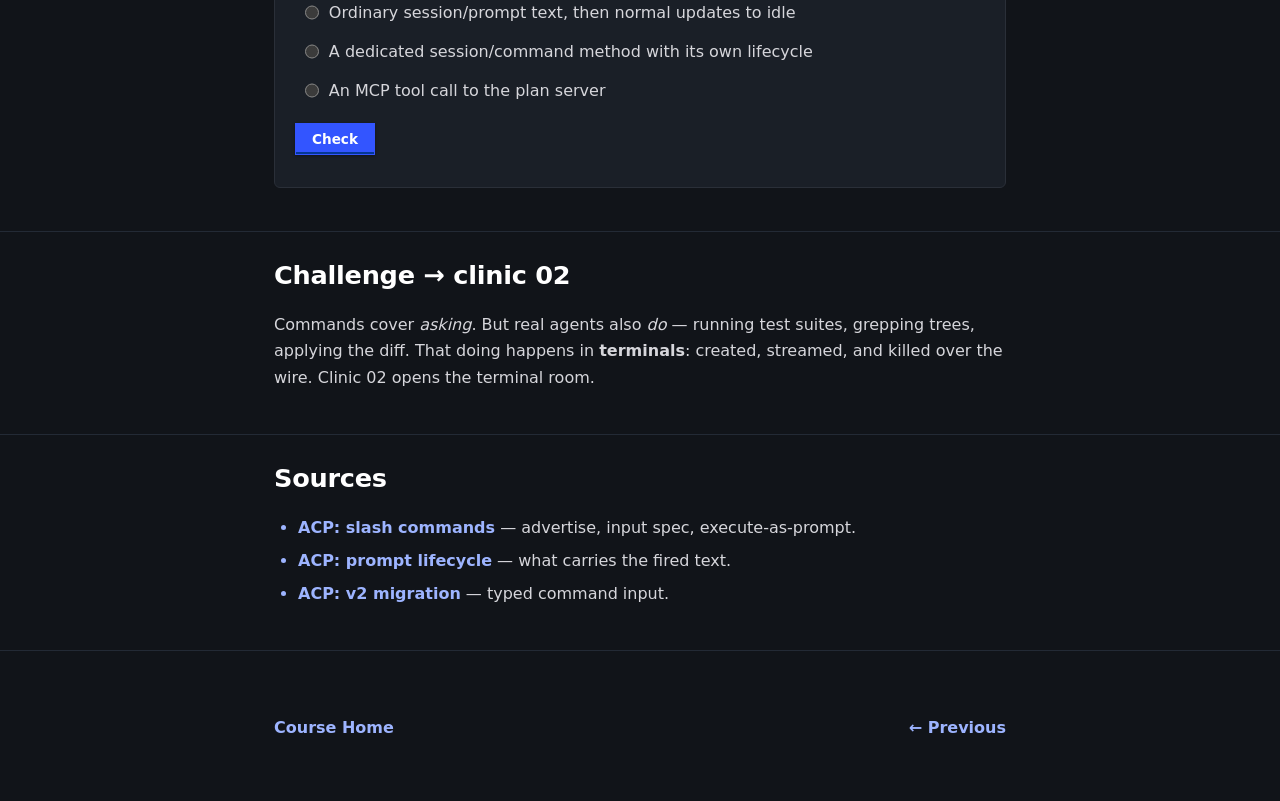
<file: lessons/0007-slash-commands.html>
<!doctype html>
<html lang="en">
<head>
  <meta charset="utf-8">
  <meta name="viewport" content="width=device-width, initial-scale=1">
  <meta name="description" content="ACP Lesson 7: slash commands — the specials board. Advertise, validate, and fire /commands as prompt text.">
  <link rel="canonical" href="https://iamaamir.github.io/learn-acp/lessons/0007-slash-commands.html">
  <title>Specials Board: Slash Commands | ACP Lesson 7 — Learn ACP</title>
  <link rel="stylesheet" href="../assets/lesson.css">
  <script defer src="../assets/lesson-components.js"></script>
</head>
<body>
  <main>
    <lesson-header>
      <div>
        <p class="lesson-meta">Lesson 0007 · Clinic 01 · ~25 min</p>
        <h1>Specials Board: Slash Commands</h1>
        <p><strong>Promise:</strong> you will never send a command the Agent didn't advertise.</p>
      </div>
    </lesson-header>

    <section aria-labelledby="framing">
      <h2 id="framing">Framing: the specials board</h2>
      <p>The guest list from Lesson 0004 was printed once at the door. Slash commands are the <strong>specials board</strong>: rewritten nightly, sometimes mid-service. The Agent pushes <code>available_commands_update</code> — <code>/test</code>, <code>/plan</code> (needs a topic), <code>/web</code> (needs a query) — and the Client offers <em>only those</em>. Firing one is gloriously ordinary: the command string rides as plain text inside a normal <code>session/prompt</code>. No new rails — just a menu on top of the old ones.</p>
      <p>Memorable label: <strong>“The Specials”</strong> — the menu changes; the ordering ritual never does.</p>
      <table>
        <caption>The ordering ritual</caption>
        <thead><tr><th scope="col">Step</th><th scope="col">Who</th><th scope="col">Wire</th></tr></thead>
        <tbody>
          <tr><th scope="row">advertise</th><td>Agent → Client</td><td><code>session/update</code> with <code>availableCommands</code></td></tr>
          <tr><th scope="row">validate</th><td>Client</td><td>listed? input present? (never send blind)</td></tr>
          <tr><th scope="row">fire</th><td>Client → Agent</td><td><code>session/prompt</code> text <code>"/plan ship it"</code></td></tr>
          <tr><th scope="row">stream</th><td>Agent → Client</td><td>ordinary updates until <code>idle</code></td></tr>
        </tbody>
      </table>
    </section>

    <section aria-labelledby="demo">
      <h2 id="demo">Interactive demo: work the pass</h2>
      <p>Press <strong>Run all</strong> for the guided turn, then free-play stays open: type anything — try <code>/dance</code>, bare <code>/plan</code>, or <code>/plan ship it</code>.</p>

      <figure class="demo-panel arcade">
        <canvas id="menu-canvas" width="700" height="360" aria-label="Animated slash commands: menu advertised, order fired, streamed, unlisted orders denied"></canvas>
        <figcaption class="sr-only">Animation: the Agent posts three specials, the Client fires one as prompt text, streams back, and rejects unlisted orders.</figcaption>
      </figure>

      <form class="sandbox-input" id="order-form">
        <label for="cmd-input">Order:</label>
        <input type="text" id="cmd-input" placeholder="/test · /plan <topic> · /web <query>" list="cmd-hints" autocomplete="off">
        <datalist id="cmd-hints">
          <option value="/test"></option>
          <option value="/plan ship it"></option>
          <option value="/web agent client protocol"></option>
        </datalist>
        <button type="submit" id="btn-send">Send</button>
      </form>
      <div class="btn-row">
        <button id="btn-step" type="button">Step</button>
        <button id="btn-run" type="button">Run all</button>
        <button id="btn-reset" type="button">Reset</button>
      </div>

      <div class="demo-panels" style="margin-top:1rem">
        <section class="demo-panel" aria-label="Wire log">
          <h3>Wire log</h3>
          <div class="event-log" id="wire-log" aria-live="polite">Ready. Press Run all.</div>
        </section>
        <section class="demo-panel" aria-label="Pass state">
          <h3>Pass state</h3>
          <table>
            <caption>One guided turn</caption>
            <thead><tr><th scope="col">Phase</th><th scope="col">Status</th></tr></thead>
            <tbody id="state-body">
              <tr><td>menu posted</td><td data-s="0">— pending</td></tr>
              <tr><td>order fired</td><td data-s="1">— pending</td></tr>
              <tr><td>streamed</td><td data-s="2">— pending</td></tr>
              <tr><td>turn done</td><td data-s="3">— pending</td></tr>
            </tbody>
          </table>
        </section>
      </div>
    </section>

    <section aria-labelledby="exercise">
      <h2 id="exercise">Hands-on exercise (real code, 10 min)</h2>
      <ol>
        <li>Run <code>node --test</code> from the course root. All tests should pass.</li>
        <li>Work the pass in node:
          <pre><code><span class="tok-kw">import</span> { advertiseMenu, resolveCommand } <span class="tok-kw">from</span> <span class="tok-str">'./src/acp-commands.mjs'</span>;
<span class="tok-kw">const</span> menu = advertiseMenu([
  { name: <span class="tok-str">'test'</span>, description: <span class="tok-str">'Run tests'</span> },
  { name: <span class="tok-str">'plan'</span>, description: <span class="tok-str">'Plan it'</span>,
    input: { type: <span class="tok-str">'text'</span>, hint: <span class="tok-str">'what to plan'</span> } },
]);
console.log(resolveCommand(menu, <span class="tok-str">'/test'</span>));       <span class="tok-com">// ok, fires</span>
console.log(resolveCommand(menu, <span class="tok-str">'/plan'</span>));       <span class="tok-com">// missing input + hint</span>
console.log(resolveCommand(menu, <span class="tok-str">'/dance'</span>));      <span class="tok-com">// unlisted, never send</span></code></pre>
        </li>
        <li><strong>Stretch (menu diff):</strong> write <code>diffMenus(oldMenu, newList)</code> returning <code>{ added, removed, changed }</code> names, and log a one-line "specials changed" summary a Client could show. Test all three cases.</li>
      </ol>
    </section>

    <section aria-labelledby="payoff">
      <h2 id="payoff">Payoff</h2>
      <div class="callout interview">
        <p><strong>Interview Q:</strong> “How do slash commands travel? New method?”</p>
        <p><strong>Model answer:</strong> “No new rails. The Agent advertises <code>availableCommands</code> via a <code>session/update</code> notification — name, description, optional typed input. The Client validates locally: listed, and input present when required. Firing is an ordinary <code>session/prompt</code> whose text is <code>/name args</code>. Unlisted input never touches the wire — same guest-list discipline as capabilities, just re-posted nightly.”</p>
      </div>
      <div class="callout tip">
        <p><strong>Pro tip (production):</strong> re-render the palette on <em>every</em> <code>available_commands_update</code>, and keep the last menu per session. Stale palettes are how users order off-menu — the #1 slash-command support ticket.</p>
      </div>
      <p><strong>With this, you can now build:</strong> a command palette that can't misfire — advertised-only, input-checked, fired as plain prompt text.</p>
    </section>

    <section aria-labelledby="check">
      <h2 id="check">Check your understanding</h2>
      <knowledge-check correct="b"
        correct-feedback="Correct — validate against the posted menu; unlisted never sends."
        incorrect-feedback="Not quite — what did the Client agree to offer when the board was posted?">
        <form>
          <fieldset>
            <legend>The user types /dance. The menu lists test, plan, web. You…</legend>
            <label><input type="radio" name="q1" value="a"> Send it — the Agent will figure it out</label>
            <label><input type="radio" name="q1" value="b"> Refuse locally: unlisted, never touches the wire</label>
            <label><input type="radio" name="q1" value="c"> Open a new session and retry there</label>
          </fieldset>
        </form>
      </knowledge-check>
      <knowledge-check correct="a"
        correct-feedback="Correct — same prompt, same updates, same idle. Commands are menu + text."
        incorrect-feedback="Not quite — what method carries the fired text?">
        <form>
          <fieldset>
            <legend>Firing /plan ship it travels as…</legend>
            <label><input type="radio" name="q2" value="a"> Ordinary session/prompt text, then normal updates to idle</label>
            <label><input type="radio" name="q2" value="b"> A dedicated session/command method with its own lifecycle</label>
            <label><input type="radio" name="q2" value="c"> An MCP tool call to the plan server</label>
          </fieldset>
        </form>
      </knowledge-check>
    </section>

    <section aria-labelledby="next">
      <h2 id="next">Challenge → clinic 02</h2>
      <p>Commands cover <em>asking</em>. But real agents also <em>do</em> — running test suites, grepping trees, applying the diff. That doing happens in <strong>terminals</strong>: created, streamed, and killed over the wire. Clinic 02 opens the terminal room.</p>
    </section>

    <section aria-labelledby="sources">
      <h2 id="sources">Sources</h2>
      <ul>
        <li><a href="https://agentclientprotocol.com/protocol/v2/slash-commands">ACP: slash commands</a> — advertise, input spec, execute-as-prompt.</li>
        <li><a href="https://agentclientprotocol.com/protocol/v2/prompt-lifecycle">ACP: prompt lifecycle</a> — what carries the fired text.</li>
        <li><a href="https://agentclientprotocol.com/protocol/v2/migration">ACP: v2 migration</a> — typed command input.</li>
      </ul>
    </section>

    <lesson-nav home="../index.html" previous="0006-capstone.html"></lesson-nav>
  </main>

  <script defer>
    // ── Specials-board demo (self-contained: file:// must not depend on external JS)
    const cv = document.getElementById("menu-canvas");
    const ctx = cv.getContext("2d");
    const logEl = document.getElementById("wire-log");
    const input = document.getElementById("cmd-input");
    const btnStep = document.getElementById("btn-step");
    const btnRun = document.getElementById("btn-run");
    const reduced = window.matchMedia("(prefers-reduced-motion: reduce)").matches;

    const CX0 = 100, CX1 = 600, WIRE_Y = 150;
    const MENU = [
      { name: "test", desc: "run tests", needsInput: false },
      { name: "plan", desc: "plan it + topic", needsInput: true },
      { name: "web", desc: "search + query", needsInput: true },
    ];
    let posted = [];            // menu as last advertised
    let flying = null, trail = [], pops = [], stamps = [], tNow = 0;
    let phase = 0, busy = false, running = false, ended = false;

    function draw() {
      ctx.clearRect(0, 0, cv.width, cv.height);
      ctx.save();
      ctx.strokeStyle = "rgba(148,163,184,0.14)"; ctx.lineWidth = 1;
      for (let gx = 20; gx < cv.width; gx += 40) {
        ctx.beginPath(); ctx.moveTo(gx, 78); ctx.lineTo(gx, cv.height - 8); ctx.stroke();
      }
      ctx.fillStyle = "#E2E8F0";
      ctx.font = "600 15px system-ui"; ctx.textAlign = "center"; ctx.textBaseline = "middle";
      ctx.fillText(
        posted.length ? "BOARD: " + posted.map((c) => "/" + c.name).join(" · ") : "BOARD: (blank — run the demo)",
        350, 40,
      );
      box(CX0 - 70, 95, 140, 80, "#22D3EE", "Client", "offers menu");
      box(CX1 - 70, 95, 140, 80, "#A78BFA", "Agent", "posts specials");
      ctx.strokeStyle = "#64748B"; ctx.lineWidth = 2;
      ctx.setLineDash([8, 6]); ctx.lineDashOffset = -tNow / 50;
      ctx.beginPath(); ctx.moveTo(CX0 + 75, WIRE_Y); ctx.lineTo(CX1 - 75, WIRE_Y); ctx.stroke();
      ctx.setLineDash([]);
      // specials board rows
      MENU.forEach((c, i) => {
        const on = posted.some((p) => p.name === c.name);
        const y = 218 + i * 34;
        ctx.fillStyle = on ? "#141D33" : "transparent";
        ctx.strokeStyle = on ? "#A78BFA" : "#334155"; ctx.lineWidth = on ? 2 : 1;
        ctx.beginPath();
        if (ctx.roundRect) ctx.roundRect(180, y, 340, 26, 7); else ctx.rect(180, y, 340, 26);
        ctx.fill(); ctx.stroke();
        ctx.fillStyle = on ? "#F1F5F9" : "#475569";
        ctx.font = "600 13px system-ui";
        ctx.fillText(`/${c.name} — ${c.desc}`, 350, y + 14);
      });
      trail.forEach((tp, i) => {
        const f = (i + 1) / trail.length;
        ctx.globalAlpha = f * 0.55;
        ctx.beginPath(); ctx.arc(tp.x, tp.y, 2 + 5 * f, 0, Math.PI * 2);
        ctx.fillStyle = tp.color; ctx.fill();
      });
      ctx.globalAlpha = 1;
      if (flying) {
        ctx.beginPath(); ctx.arc(flying.x, flying.y, 7, 0, Math.PI * 2);
        ctx.fillStyle = flying.color;
        ctx.shadowColor = flying.color; ctx.shadowBlur = 18;
        ctx.fill(); ctx.shadowBlur = 0;
      }
      pops = pops.filter((p) => tNow - p.t0 < 450);
      pops.forEach((p) => {
        const k = Math.min(1, Math.max(0, (tNow - p.t0) / 450));
        ctx.globalAlpha = 1 - k;
        ctx.beginPath(); ctx.arc(p.x, p.y, Math.max(0.1, 8 + 26 * k), 0, Math.PI * 2);
        ctx.strokeStyle = p.color; ctx.lineWidth = 3; ctx.stroke();
      });
      ctx.globalAlpha = 1;
      stamps = stamps.filter((s) => tNow - s.t0 < 1600);
      stamps.forEach((s) => {
        const k = Math.min(1, Math.max(0, (tNow - s.t0) / 1600));
        ctx.globalAlpha = 1 - k * 0.7;
        ctx.beginPath(); ctx.arc(s.x, s.y, 20, 0, Math.PI * 2);
        ctx.fillStyle = s.ok ? "#15803D" : "#B91C1C";
        ctx.shadowColor = ctx.fillStyle; ctx.shadowBlur = 16;
        ctx.fill(); ctx.shadowBlur = 0;
        ctx.fillStyle = "#fff"; ctx.font = "700 22px system-ui";
        ctx.fillText(s.ok ? "✓" : "✗", s.x, s.y + 1);
      });
      ctx.globalAlpha = 1;
      ctx.restore();
    }

    function box(x, y, w, h, stroke, title, sub) {
      ctx.fillStyle = "#141D33"; ctx.strokeStyle = stroke; ctx.lineWidth = 2.5;
      ctx.shadowColor = stroke; ctx.shadowBlur = 10;
      ctx.beginPath();
      if (ctx.roundRect) ctx.roundRect(x, y, w, h, 10); else ctx.rect(x, y, w, h);
      ctx.fill(); ctx.stroke(); ctx.shadowBlur = 0;
      ctx.fillStyle = "#F1F5F9"; ctx.font = "600 15px system-ui"; ctx.textAlign = "center";
      ctx.fillText(title, x + w / 2, y + 32);
      ctx.font = "12px system-ui"; ctx.fillStyle = "#94A3B8";
      ctx.fillText(sub, x + w / 2, y + 54);
    }

    function loop(t) {
      tNow = t || 0;
      draw();
      if (!reduced) requestAnimationFrame(loop);
    }

    function say(msg) {
      if (logEl.textContent.startsWith("Ready.")) logEl.textContent = "";
      const line = document.createElement("div");
      line.textContent = msg;
      logEl.appendChild(line);
      logEl.scrollTop = logEl.scrollHeight;
    }
    function mark(i, text) {
      document.querySelectorAll("#state-body td[data-s]").forEach((cell) => {
        if (Number(cell.getAttribute("data-s")) === i) cell.textContent = text;
      });
    }
    function stamp(x, ok) {
      stamps.push({ x, y: WIRE_Y - 52, ok, t0: reduced ? tNow : performance.now() });
    }
    function finish(msg) {
      say(msg + " Free-play stays open — order anything.");
      btnStep.disabled = true;
      btnRun.disabled = true;
      document.getElementById("btn-reset").classList.add("is-done");
      ended = true;
    }
    function wake() {
      btnStep.disabled = false;
      btnRun.disabled = false;
      document.getElementById("btn-reset").classList.remove("is-done");
      ended = false;
    }

    function fly(x0, x1, y, color) {
      return new Promise((res) => {
        trail = [];
        if (reduced) { pops.push({ x: x1, y, color, t0: tNow }); draw(); res(); return; }
        const easeInOut = (k) => (k < 0.5 ? 4 * k * k * k : 1 - Math.pow(-2 * k + 2, 3) / 2);
        const t0 = performance.now(), dur = 600;
        (function frame(t) {
          const raw = Math.min(1, (t - t0) / dur);
          const k = easeInOut(raw);
          flying = { x: x0 + (x1 - x0) * k, y, color };
          trail.push({ x: flying.x, y, color });
          if (trail.length > 16) trail.shift();
          draw();
          if (raw < 1) requestAnimationFrame(frame);
          else {
            flying = null; trail = [];
            pops.push({ x: x1, y, color, t0: t });
            draw(); res();
          }
        })(t0);
      });
    }
    const wait = (ms) => new Promise((r) => setTimeout(r, reduced ? 0 : ms));

    function parseOrder(text) {
      const m = /^\s*\/([\w-]+)(?:\s+(.*))?$/.exec(text || "");
      if (!m) return null;
      return { name: m[1], arg: (m[2] || "").trim() };
    }

    async function fire(raw) {
      const order = parseOrder(raw);
      if (!posted.length) { say("No menu yet — press Run all first."); return; }
      if (!order) { say(`“${raw.trim()}” is not an order — starts with /name.`); stamp(CX0 + 75, false); return; }
      const item = posted.find((c) => c.name === order.name);
      if (!item) {
        say(`✗ DENY /${order.name} — not on the board. Never sent.`);
        stamp(CX1 - 120, false);
        return;
      }
      if (item.needsInput && !order.arg) {
        say(`/${order.name} needs input — hint: “${order.name === "plan" ? "topic to plan" : "query to search"}”.`);
        stamp(CX0 + 75, false);
        return;
      }
      const fired = `/${order.name}${order.arg ? ` ${order.arg}` : ""}`;
      say(`C→A session/prompt “${fired}” → ack.`);
      await fly(CX0 + 75, CX1 - 75, WIRE_Y, "#22D3EE");
      stamp(CX1 - 120, true);
      say("   Updates stream… state:idle, stop: complete.");
      mark(1, `fired ✓ ${fired.slice(0, 24)}`);
      mark(2, "streamed ✓");
      mark(3, "idle ✓");
    }

    async function doPhase(i) {
      if (i === 0) {
        say("1. A→C session/update available_commands_update: /test, /plan+topic, /web+query.");
        await fly(CX1 - 75, CX0 + 75, WIRE_Y, "#A78BFA");
        posted = MENU.map((c) => ({ ...c }));
        draw();
        say("   Board posted. Client offers only these three.");
        mark(0, "menu ✓ 3 specials");
      } else if (i === 1) {
        say("2. Guided order: /test (no input needed).");
        await fire("/test");
      } else if (i === 2) {
        say("3. Free-play demo: watch an off-menu order die.");
        await fire("/dance");
        mark(3, "idle ✓ + 1 denied");
      }
    }

    function reset() {
      wake();
      phase = 0; posted = [];
      flying = null; trail = []; pops = []; stamps = [];
      logEl.textContent = "Ready. Press Run all.";
      document.querySelectorAll("#state-body td[data-s]").forEach((cell) => { cell.textContent = "— pending"; });
      draw();
    }

    btnStep.addEventListener("click", async () => {
      if (busy || running) return;
      if (phase > 2) return;
      busy = true; btnStep.disabled = true;
      await doPhase(phase); phase++;
      if (phase > 2 && !ended) finish("Guided turn done.");
      else btnStep.disabled = false;
      busy = false;
    });
    btnRun.addEventListener("click", async () => {
      if (busy || running) return;
      running = true; reset();
      btnStep.disabled = true; btnRun.disabled = true;
      while (phase <= 2) { await doPhase(phase); phase++; }
      running = false;
      if (!ended) finish("Guided turn done.");
    });
    document.getElementById("btn-reset").addEventListener("click", () => { running = false; busy = false; reset(); });
    document.getElementById("order-form").addEventListener("submit", (e) => {
      e.preventDefault();
      if (busy || running) { say("(demo running — wait a beat)"); return; }
      const v = input.value;
      input.value = "";
      busy = true;
      fire(v).finally(() => { busy = false; });
    });

    draw();
    requestAnimationFrame(loop);
  </script>
</body>
</html>
</file>
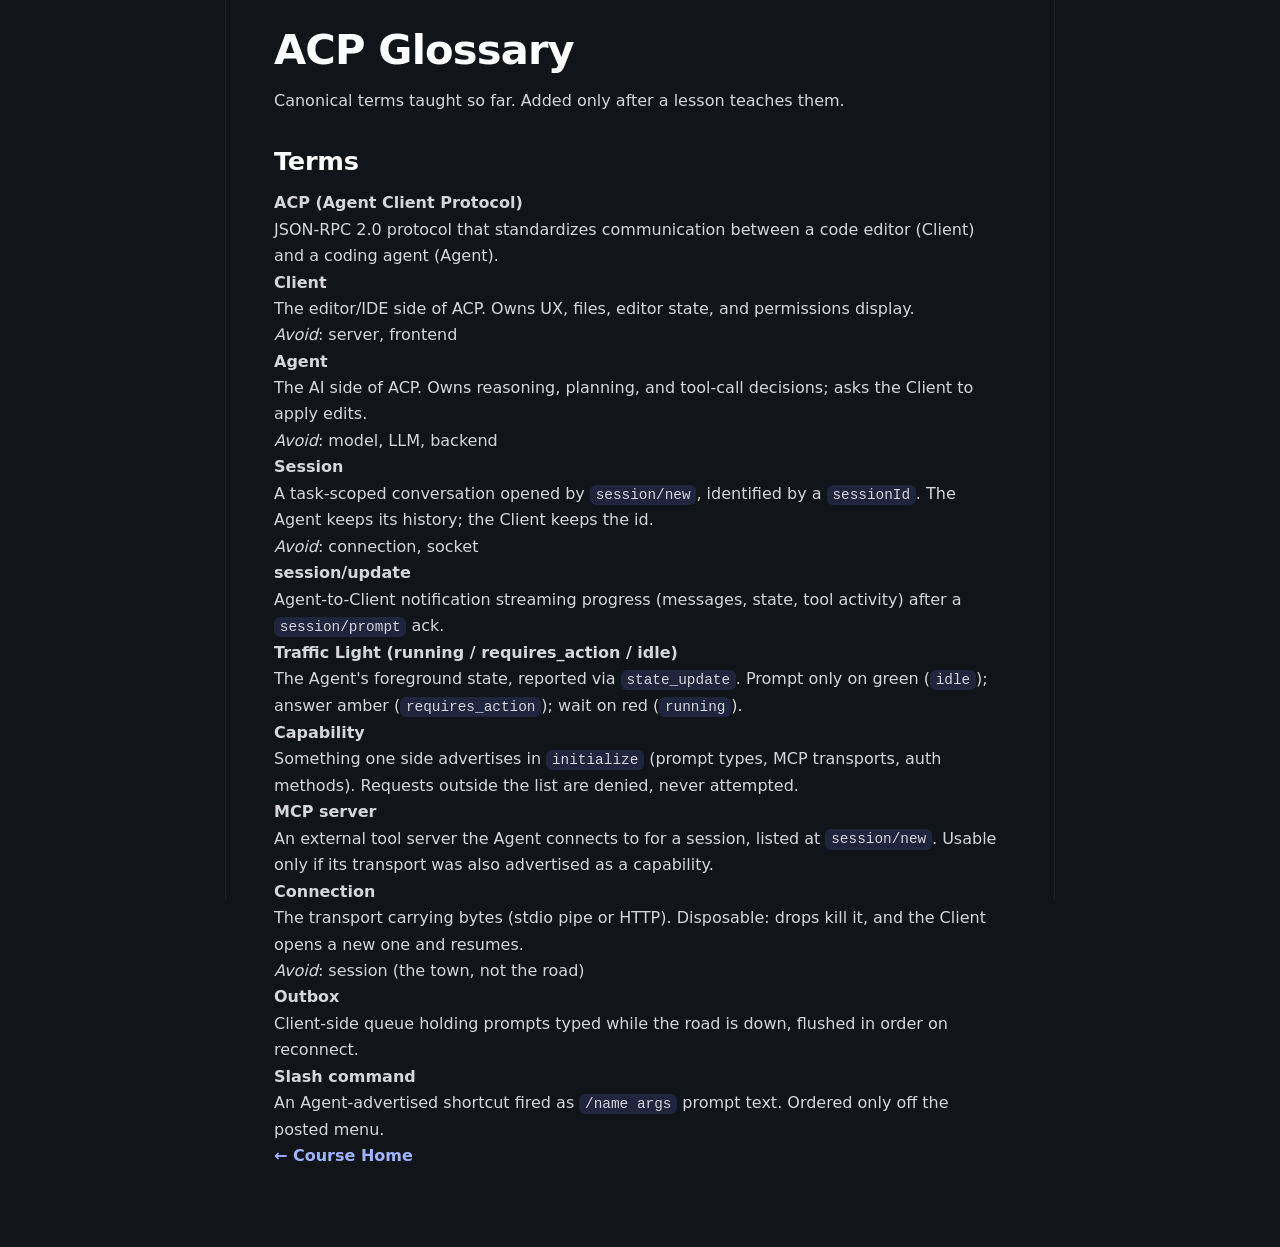
<file: reference/glossary.html>
<!doctype html>
<html lang="en">
<head>
  <meta charset="utf-8">
  <meta name="viewport" content="width=device-width, initial-scale=1">
  <meta name="description" content="Canonical Agent Client Protocol terms: session, capabilities, traffic-light states, outbox, guest list. Earned lesson by lesson.">
  <link rel="canonical" href="https://iamaamir.github.io/learn-acp/reference/glossary.html">
  <title>ACP Glossary — Protocol Terms | Learn ACP</title>
  <link rel="stylesheet" href="../assets/lesson.css">
</head>
<body>
  <main>
    <h1>ACP Glossary</h1>
    <p>Canonical terms taught so far. Added only after a lesson teaches them.</p>
    <h2>Terms</h2>
    <dl>
      <dt><strong>ACP (Agent Client Protocol)</strong></dt>
      <dd>JSON-RPC 2.0 protocol that standardizes communication between a code editor (Client) and a coding agent (Agent).</dd>
      <dt><strong>Client</strong></dt>
      <dd>The editor/IDE side of ACP. Owns UX, files, editor state, and permissions display.</dd>
      <dd><em>Avoid</em>: server, frontend</dd>
      <dt><strong>Agent</strong></dt>
      <dd>The AI side of ACP. Owns reasoning, planning, and tool-call decisions; asks the Client to apply edits.</dd>
      <dd><em>Avoid</em>: model, LLM, backend</dd>
      <dt><strong>Session</strong></dt>
      <dd>A task-scoped conversation opened by <code>session/new</code>, identified by a <code>sessionId</code>. The Agent keeps its history; the Client keeps the id.</dd>
      <dd><em>Avoid</em>: connection, socket</dd>
      <dt><strong>session/update</strong></dt>
      <dd>Agent-to-Client notification streaming progress (messages, state, tool activity) after a <code>session/prompt</code> ack.</dd>
      <dt><strong>Traffic Light (running / requires_action / idle)</strong></dt>
      <dd>The Agent's foreground state, reported via <code>state_update</code>. Prompt only on green (<code>idle</code>); answer amber (<code>requires_action</code>); wait on red (<code>running</code>).</dd>
      <dt><strong>Capability</strong></dt>
      <dd>Something one side advertises in <code>initialize</code> (prompt types, MCP transports, auth methods). Requests outside the list are denied, never attempted.</dd>
      <dt><strong>MCP server</strong></dt>
      <dd>An external tool server the Agent connects to for a session, listed at <code>session/new</code>. Usable only if its transport was also advertised as a capability.</dd>
      <dt><strong>Connection</strong></dt>
      <dd>The transport carrying bytes (stdio pipe or HTTP). Disposable: drops kill it, and the Client opens a new one and resumes.</dd>
      <dd><em>Avoid</em>: session (the town, not the road)</dd>
      <dt><strong>Outbox</strong></dt>
      <dd>Client-side queue holding prompts typed while the road is down, flushed in order on reconnect.</dd>
      <dt><strong>Slash command</strong></dt>
      <dd>An Agent-advertised shortcut fired as <code>/name args</code> prompt text. Ordered only off the posted menu.</dd>
    </dl>
    <p><a href="../index.html">← Course Home</a></p>
  </main>
</body>
</html>
</file>
<file: assets/lesson.css>
/* ── ACP Course Theme: Zed at midnight ────────────────
 * Inspired by zed.dev: deep slate-blue charcoal, off-white text,
 * vivid brand blue, clean sans + mono for wire data.
 * Single dark theme (like sitting in the editor) — matches the
 * Canvas demo stages. Contrast verified numerically.
 * Written with native CSS nesting (Baseline 2023+); every nested
 * rule desugars 1:1 to the flat selector it replaces, except where
 * noted. Exception: .lesson-meta stays top-level because the
 * lesson-header component upgrades it out of its parent at runtime.
 * ───────────────────────────────────────────────────── */
:root {
    color-scheme: dark;
    --font-body: system-ui, -apple-system, "Segoe UI", sans-serif;
    --font-heading: system-ui, -apple-system, "Segoe UI", sans-serif;
    --font-code:
        ui-monospace, SFMono-Regular, "SF Mono", Menlo, "Cascadia Code",
        "JetBrains Mono", "Fira Code", Consolas, monospace;

    --color-bg: #111419;
    --color-surface: #1a1f27;
    --color-inset: #0c0f14;
    --color-text: #d6d6db;
    --color-heading: #ffffff;
    --color-muted: #a3a3a3;
    --color-border: #2a2f38;

    --color-primary: #9db4ff;
    --color-primary-strong: #3355ff;
    --color-primary-hover: #b3c2ff;
    --color-agent: #a78bfa;
    --color-amber: #fbbf24;
    --color-success: #4ade80;
    --color-success-deep: #15803d;
    --color-error: #f87171;
    --color-error-deep: #b91c1c;
    --color-warning: #fbbf24;

    --color-client: #22d3ee;
    --color-wire: #9aa0a6;

    --focus-ring: 3px solid var(--color-primary);

    --radius: 6px;
    --space: 1.5rem;
    --content-width: 780px;
}

*,
*::before,
*::after {
    box-sizing: border-box;
    margin: 0;
    padding: 0;
}

body {
    font-family: var(--font-body);
    color: var(--color-text);
    background: var(--color-bg);
    line-height: 1.65;
    padding: var(--space);
    padding-bottom: 4rem;
    max-width: var(--content-width);
    margin: 0 auto;
    overflow-x: hidden;

    /* Faint vertical gutter lines framing the column. Pure decoration. */
    &::before {
        content: "";
        position: fixed;
        inset: 0;
        z-index: 0;
        pointer-events: none;
        background:
            linear-gradient(
                90deg,
                transparent calc(50% - 415px),
                rgba(255, 255, 255, 0.05) 0,
                rgba(255, 255, 255, 0.05) calc(50% - 414px),
                transparent 0
            ),
            linear-gradient(
                90deg,
                transparent calc(50% + 414px),
                rgba(255, 255, 255, 0.05) 0,
                rgba(255, 255, 255, 0.05) calc(50% + 415px),
                transparent 0
            );
    }

    @media (max-width: 860px) {
        &::before {
            background:
                linear-gradient(
                    90deg,
                    transparent 11px,
                    rgba(255, 255, 255, 0.05) 0,
                    rgba(255, 255, 255, 0.05) 12px,
                    transparent 0
                ),
                linear-gradient(
                    90deg,
                    transparent calc(100% - 12px),
                    rgba(255, 255, 255, 0.05) 0,
                    rgba(255, 255, 255, 0.05) calc(100% - 11px),
                    transparent 0
                );
        }
    }
}

main {
    position: relative;
    z-index: 1;

    /* Zed bands: full-bleed hairline dividers between sections. */
    > section {
        position: relative;
        margin-bottom: 1.75rem;
        padding-bottom: 1.75rem;

        &::after {
            content: "";
            position: absolute;
            left: 50%;
            bottom: 0;
            width: 100vw;
            transform: translateX(-50%);
            border-bottom: 1px solid #232a35;
        }

        > h2 {
            margin-top: 0;
            margin-bottom: 1.25rem;
            padding-bottom: 0;
            border-bottom: 0;
        }
    }
}

::selection {
    background: var(--color-primary-strong);
    color: #fff;
}

h1,
h2,
h3,
h4 {
    font-family: var(--font-heading);
    color: var(--color-heading);
    line-height: 1.25;
}
h1,
h2 {
    text-wrap: balance;
}
p,
li {
    text-wrap: pretty;
}
h1 {
    font-size: 2.6rem;
    margin-bottom: 0.75rem;
    letter-spacing: -0.02em;
    font-weight: 600;
}
h2 {
    font-size: 1.6rem;
    margin-top: 2rem;
    margin-bottom: 0.75rem;
    letter-spacing: -0.01em;
    font-weight: 600;
}
h3 {
    font-size: 1.1rem;
    margin-top: 1.5rem;
    margin-bottom: 0.5rem;
}

p,
ul,
ol,
figure,
table {
    margin-bottom: 1rem;
}
ul,
ol {
    padding-left: 1.5rem;
}
li {
    margin-bottom: 0.4rem;

    &::marker {
        color: var(--color-primary);
        font-weight: 700;
    }

    > pre {
        margin: 0.75rem 0 1rem;
    }
}
a {
    color: var(--color-primary);
    font-weight: 600;
    text-decoration: underline;
    text-decoration-color: transparent;
    /*text-decoration-thickness: from-font;*/
    transition: text-decoration-color 0.3s ease;
    text-underline-offset: .2rem;

    &:focus-visible {
        outline: var(--focus-ring);
        outline-offset: 2px;
    }

    &:hover {
        text-decoration-color: inherit;
    }
}

code,
pre {
    font-family: var(--font-code);
    font-size: 0.9em;
}
/* Inline code: tinted pill. */
code {
    background: rgba(102, 128, 255, 0.16);
    padding: 0.15em 0.4em;
    border-radius: 6px;
}
/* Inline pills stay glued; block code must keep its newlines. */
p code,
li > code,
td code,
th code,
dd code,
figcaption code,
legend code {
    white-space: nowrap;
}
pre {
    background: var(--color-inset);
    color: #fafaf9;
    border: 1px solid var(--color-border);
    border-left: 4px solid var(--color-primary-strong);
    padding: 1.25rem 1.5rem;
    border-radius: var(--radius);
    overflow-x: auto;
    white-space: pre-wrap;
    overflow-wrap: break-word;
    scrollbar-width: thin;
    scrollbar-color: #57534c transparent;
    line-height: 1.7;
    font-size: 0.9rem;
    letter-spacing: 0;
    tab-size: 2;
    font-variant-ligatures: contextual;
    font-feature-settings:
        "liga" on,
        "calt" on;
    margin-bottom: 1.25rem;

    &::-webkit-scrollbar {
        height: 10px;
    }
    &::-webkit-scrollbar-thumb {
        background: #57534c;
        border-radius: 99px;
    }
    &::-webkit-scrollbar-track {
        background: transparent;
    }

    code {
        background: transparent;
        padding: 0;
        border-radius: 0;
        color: inherit;
        font-size: inherit;
        line-height: inherit;
        word-break: normal;
        white-space: pre-wrap;

        &::selection {
            background: #6d28d9;
            color: #fff;
        }
    }
}

/* ── Code syntax tint (hand-highlighted, zero JS) ────── */
.tok-kw {
    color: #c4b5fd;
}
.tok-str {
    color: #86efac;
}
.tok-num {
    color: #fdba74;
}
.tok-key {
    color: #7dd3fc;
}
.tok-com {
    color: #8b949e;
    font-style: italic;
}

/* NOTE: .lesson-header styles were removed — the lesson-header component
 * replaces itself with its child at runtime, so those selectors never
 * matched anything. Kept: .lesson-meta (top-level by necessity). */
.lesson-meta {
    display: inline-block;
    color: var(--color-text);
    background: #232a35;
    border: 1px solid var(--color-border);
    font-size: 0.8rem;
    font-weight: 700;
    padding: 0.15rem 0.7rem;
    border-radius: 4px;
    margin-bottom: 0.5rem;
}

/* ── Lesson Nav ─────────────────────────────────────── */
.lesson-nav {
    display: flex;
    justify-content: space-between;
    margin-top: 3rem;
    padding-top: 1rem;

    :hover {
        color: var(--color-primary-hover);
    }

    .nav-prev-next {
        display: flex;
        gap: 1rem;
    }
}

/* ── Demo Panels ────────────────────────────────────── */
.demo-panels {
    display: grid;
    grid-template-columns: 1fr 1fr;
    gap: 1rem;

    @media (max-width: 600px) {
        grid-template-columns: 1fr;
    }
}

.demo-panel {
    border: 1px solid var(--color-border);
    border-radius: var(--radius);
    padding: 1rem 1.25rem;
    background: var(--color-surface);

    > h3:first-child {
        margin-top: 0;
    }

    > :last-child {
        margin-bottom: 0;
    }
}

/* Button rows under demos */
.btn-row {
    display: flex;
    gap: 0.6rem;
    flex-wrap: wrap;
    margin: 0.25rem 0 1rem;
}

.demo-svg,
.demo-canvas {
    max-width: 100%;
    height: auto;
}

/* Arcade stage: dark game-screen for Canvas demos */
.arcade {
    background: #0b1220;
    border-color: #3355ff;
    padding: 0.5rem;

    canvas {
        display: block;
        width: 100%;
        height: auto;
    }
}

.event-log,
.demo-log {
    border: 1px solid var(--color-border);
    border-radius: var(--radius);
    padding: 0.75rem 1rem;
    font-family: var(--font-code);
    font-size: 0.85rem;
    line-height: 1.55;
    max-height: 240px;
    overflow-y: auto;
    background: var(--color-inset);
}
.event-log {
    div {
        padding: 0.1rem 0;
    }

    div:last-child {
        font-weight: 700;
    }
}

.node-client {
    fill: #083344;
    stroke: #22d3ee;
    stroke-width: 2.5;
}
.node-agent {
    fill: #2e1065;
    stroke: #a78bfa;
    stroke-width: 2.5;
}
.node-label {
    font: 700 13px system-ui;
    fill: #f1f5f9;
}
.arrow {
    stroke-width: 2.5;
    fill: none;
    transition: opacity 0.3s;
}
.arrow.active {
    opacity: 1 !important;
}
.arrow-label {
    font: 12px var(--font-code);
    fill: var(--color-wire);
}

.state-pill {
    display: inline-block;
    padding: 0.125rem 0.5rem;
    border-radius: 99px;
    font-size: 0.75rem;
    font-weight: 600;
    text-transform: uppercase;
    border: 1px solid var(--color-border);
}

/* ── Guest-list form: no strikethrough legends ──────── */
.choice-form {
    margin-bottom: 1rem;

    fieldset {
        border: 1px solid var(--color-border);
        border-radius: var(--radius);
        padding: 0.9rem 1.1rem 1rem;
        margin: 0;
        background: var(--color-surface);
    }

    legend {
        font-weight: 700;
        font-size: 0.95rem;
        padding: 0 0.6rem;
        margin-left: -0.2rem;
    }

    label {
        display: inline-flex;
        align-items: baseline;
        gap: 0.55rem;
        margin: 0.35rem 1.4rem 0.35rem 0;
        padding: 0.3rem 0.5rem;
        border-radius: var(--radius);
        cursor: pointer;
        font-family: var(--font-code);
        font-size: 0.9em;

        &:hover {
            background: color-mix(in srgb, currentColor 12%, transparent);
        }
    }

    input[type="checkbox"],
    input[type="radio"] {
        accent-color: var(--color-primary-strong);
        width: 1.15em;
        height: 1.15em;
        flex-shrink: 0;
        transform: translateY(0.15em);

        &:focus-visible {
            outline: var(--focus-ring);
            outline-offset: 2px;
        }
    }
}

.sandbox-input {
    display: flex;
    gap: 0.5rem;
    margin-top: 1rem;
    flex-wrap: wrap;

    input {
        flex: 1;
        min-width: 200px;
        padding: 0.5rem 0.75rem;
        border: 1px solid var(--color-border);
        border-radius: var(--radius);
        background: var(--color-inset);
        color: var(--color-text);
    }

    button {
        padding: 0.5rem 1rem;
    }
}

/* ── Buttons: quiet ghosts, one solid primary ─────── */
button {
    font-family: inherit;
    font-size: 0.85rem;
    font-weight: 600;
    padding: 0.45rem 1rem;
    border: 1px solid #3b4354;
    /*border-radius: var(--radius);*/
    background: var(--color-surface);
    color: var(--color-text);
    cursor: pointer;
    box-shadow:
        inset 0 -2px #053794,
        0 1px 3px #0006;

    &:hover:not(:disabled) {
        border-color: var(--color-primary);
        color: #fff;
    }

    &:active:not(:disabled) {
        border-color: var(--color-primary);
        color: #fff;
    }

    &:focus-visible {
        outline: var(--focus-ring);
        outline-offset: 2px;
    }

    &:disabled {
        opacity: 0.4;
        cursor: not-allowed;
    }
}

/* The main action per demo, and quiz submits: solid brand blue. */
#btn-run,
knowledge-check button {
    background: var(--color-primary-strong);
    border-color: var(--color-primary-strong);
    color: #fff;

    &:hover:not(:disabled) {
        background: #2b4ae0;
        border-color: #2b4ae0;
        color: #fff;
    }
}

#btn-approve {
    border-color: var(--color-success);
    color: var(--color-success);

    &:hover:not(:disabled) {
        background: var(--color-success-deep);
        border-color: var(--color-success-deep);
        color: #fff;
    }
}
#btn-deny {
    border-color: var(--color-error);
    color: var(--color-error);

    &:hover:not(:disabled) {
        background: var(--color-error-deep);
        border-color: var(--color-error-deep);
        color: #fff;
    }
}

/* Reset becomes the primary action once a demo ends. */
#btn-reset.is-done {
    background: var(--color-primary-strong);
    border-color: var(--color-primary-strong);
    color: #fff;
}

/* ── Callouts ───────────────────────────────────────── */
.callout {
    border: 1px solid var(--color-border);
    border-radius: var(--radius);
    padding: 1rem 1.25rem;
    margin: 1.25rem 0;
    background: var(--color-surface);

    &.tip {
        border-color: var(--color-success);
    }

    &.interview {
        border-color: var(--color-agent);
    }

    > p:first-child {
        margin-bottom: 0.5rem;
    }

    > :last-child {
        margin-bottom: 0;
    }
}

/* ── Knowledge checks as cards ──────────────────────── */
knowledge-check {
    display: block;
    border: 1px solid var(--color-border);
    border-radius: var(--radius);
    padding: 1rem 1.25rem;
    margin-bottom: 1rem;
    background: var(--color-surface);

    fieldset {
        border: 0;
        padding: 0;
        margin: 0 0 0.75rem;
    }

    legend {
        font-weight: 700;
        padding: 0;
        margin-bottom: 0.5rem;
    }

    label {
        display: flex;
        gap: 0.6rem;
        align-items: baseline;
        padding: 0.4rem 0.6rem;
        border-radius: var(--radius);
        cursor: pointer;

        &:hover {
            background: color-mix(in srgb, currentColor 12%, transparent);
        }
    }

    input[type="radio"] {
        accent-color: var(--color-agent);
        width: 1.1em;
        height: 1.1em;
        flex-shrink: 0;
        transform: translateY(0.15em);
    }
}

/* ── Knowledge Feedback ─────────────────────────────── */
.knowledge-feedback {
    margin-top: 0.5rem;
    font-weight: 600;
}

/* ── Tables: quiet hairline dividers, Zed-style ──────
 * (caption/th/td nested for grouping; all live inside tables.) */
table {
    width: 100%;
    border-collapse: collapse;
    margin-bottom: 1.25rem;

    caption {
        font-weight: 600;
        text-align: left;
        margin-bottom: 0.4rem;
        font-size: 0.85rem;
        color: var(--color-muted);
    }

    th,
    td {
        text-align: left;
        padding: 0.45rem 0.25rem;
        border-bottom: 1px solid #232a35;
        font-size: 0.9rem;
        border-radius: 0;
    }

    thead th {
        border-bottom: 1px solid var(--color-border);
        background: none;
        font-size: 0.75rem;
        text-transform: uppercase;
        letter-spacing: 0.06em;
        color: var(--color-muted);
        font-weight: 700;
    }
}

/* ── Source Code Figure ─────────────────────────────── */
.source-code {
    margin: 1.5rem 0;

    figcaption {
        font-family: var(--font-code);
        font-size: 0.8rem;
        color: var(--color-muted);
        margin-bottom: 0.25rem;
    }

    pre {
        max-height: 400px;
        overflow-y: auto;
    }
}

/* ── Copy buttons (added by lesson-components.js) ───── */
pre {
    position: relative;
}
.copy-btn {
    position: absolute;
    top: 0.6rem;
    right: 0.6rem;
    font-size: 0.75rem;
    padding: 0.25rem 0.7rem;
    opacity: 0;
}
pre:hover .copy-btn,
pre:focus-within .copy-btn,
.copy-btn:focus-visible {
    opacity: 1;
}

/* ── Course home: hero + extension-style card grid ─── */
body.home {
    max-width: 1080px;
}

body.home::before {
    background:
        linear-gradient(
            90deg,
            transparent calc(50% - 565px),
            rgba(255, 255, 255, 0.05) 0,
            rgba(255, 255, 255, 0.05) calc(50% - 564px),
            transparent 0
        ),
        linear-gradient(
            90deg,
            transparent calc(50% + 564px),
            rgba(255, 255, 255, 0.05) 0,
            rgba(255, 255, 255, 0.05) calc(50% + 565px),
            transparent 0
        );
}

@media (max-width: 1120px) {
    body.home::before {
        background:
            linear-gradient(
                90deg,
                transparent 11px,
                rgba(255, 255, 255, 0.05) 0,
                rgba(255, 255, 255, 0.05) 12px,
                transparent 0
            ),
            linear-gradient(
                90deg,
                transparent calc(100% - 12px),
                rgba(255, 255, 255, 0.05) 0,
                rgba(255, 255, 255, 0.05) calc(100% - 11px),
                transparent 0
            );
    }
}

.hero {
    padding: 3rem 0 1rem;
}

.hero-sub {
    font-size: 1.1rem;
    max-width: 60ch;
}

.hero-stats {
    font-family: var(--font-code);
    font-size: 0.85rem;
    color: var(--color-muted);
}

.hero-cta {
    display: inline-block;
    background: var(--color-primary-strong);
    color: #fff;
    font-weight: 700;
    padding: 0.6rem 1.4rem;
    border-radius: var(--radius);
    text-decoration: none;
}

.hero-cta:hover {
    background: #2b4ae0;
    color: #fff;
    text-decoration: none;
}

.course-grid {
    display: grid;
    grid-template-columns: repeat(auto-fill, minmax(300px, 1fr));
    gap: 1rem;
    list-style: none;
    padding-left: 0;
    margin-bottom: 1rem;
}

.course-grid > li {
    margin-bottom: 0;
}

.course-card {
    display: flex;
    flex-direction: column;
    gap: 0.4rem;
    height: 100%;
    border: 1px solid var(--color-border);
    border-radius: var(--radius);
    padding: 1.1rem 1.25rem;
    background: var(--color-surface);
    color: var(--color-text);
    font-weight: 400;
    text-decoration: none;
}

a.course-card:hover {
    border-color: var(--color-primary);
    text-decoration: none;
}

a.course-card:hover .card-title {
    color: var(--color-primary-hover);
}

a.course-card:focus-visible {
    outline: var(--focus-ring);
    outline-offset: 2px;
}

.course-card.is-next {
    opacity: 0.65;
}

.card-top {
    display: flex;
    justify-content: space-between;
    align-items: baseline;
    gap: 0.75rem;
}

.card-title {
    font-size: 1.05rem;
    font-weight: 700;
    color: var(--color-heading);
}

.card-stat {
    font-family: var(--font-code);
    font-size: 0.8rem;
    color: var(--color-muted);
    white-space: nowrap;
}

.card-desc {
    font-size: 0.9rem;
    color: var(--color-muted);
}

.card-foot {
    margin-top: auto;
    padding-top: 0.5rem;
    font-size: 0.8rem;
    font-weight: 600;
    color: var(--color-primary);
}

.course-card.is-next .card-foot {
    color: var(--color-muted);
}

/* ── Reduced Motion ─────────────────────────────────── */
@media (prefers-reduced-motion: no-preference) {
    @view-transition {
        navigation: auto;
    }
}
@media (prefers-reduced-motion: reduce) {
    *,
    *::before,
    *::after {
        animation-duration: 0.01ms !important;
        animation-iteration-count: 1 !important;
        transition-duration: 0.01ms !important;
        scroll-behavior: auto !important;
    }
}

/* ── Screen Reader Only ─────────────────────────────── */
.sr-only {
    position: absolute;
    width: 1px;
    height: 1px;
    overflow: hidden;
    clip: rect(0, 0, 0, 0);
    white-space: nowrap;
    border: 0;
}
</file>
